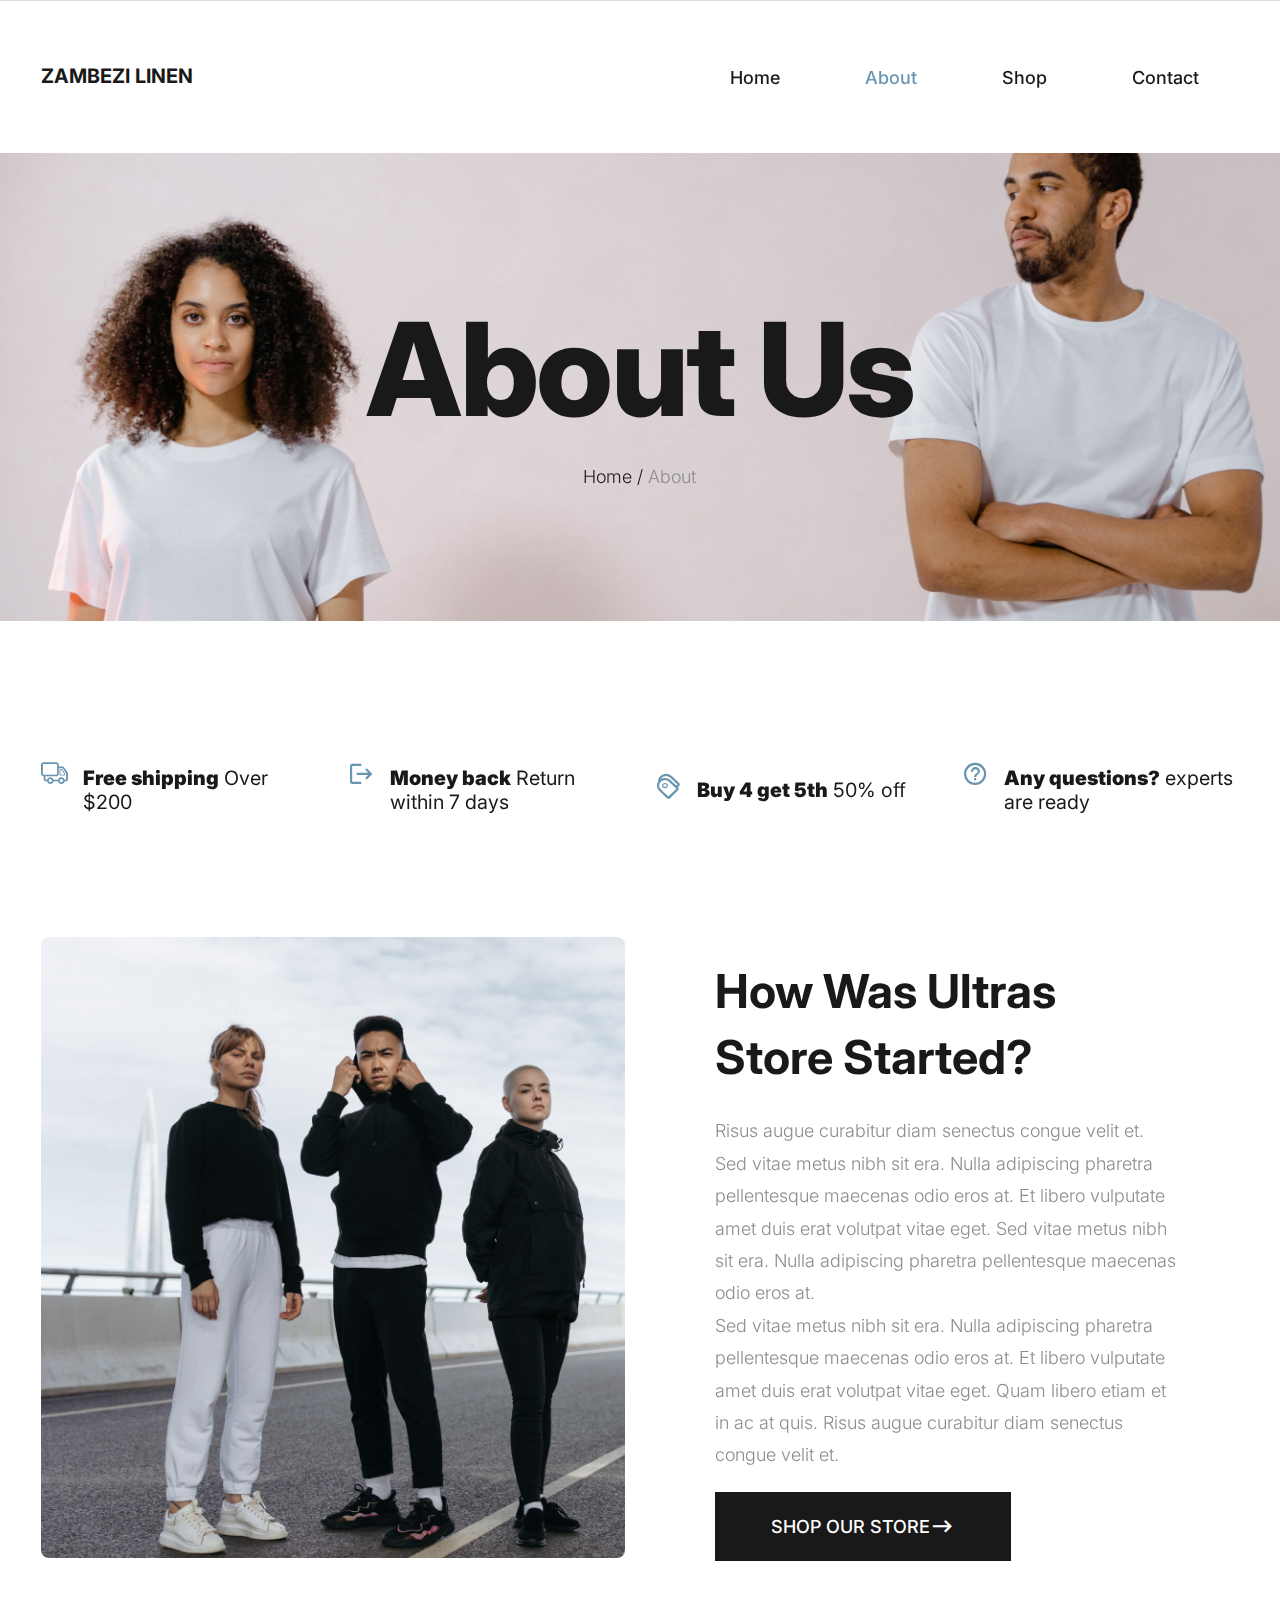
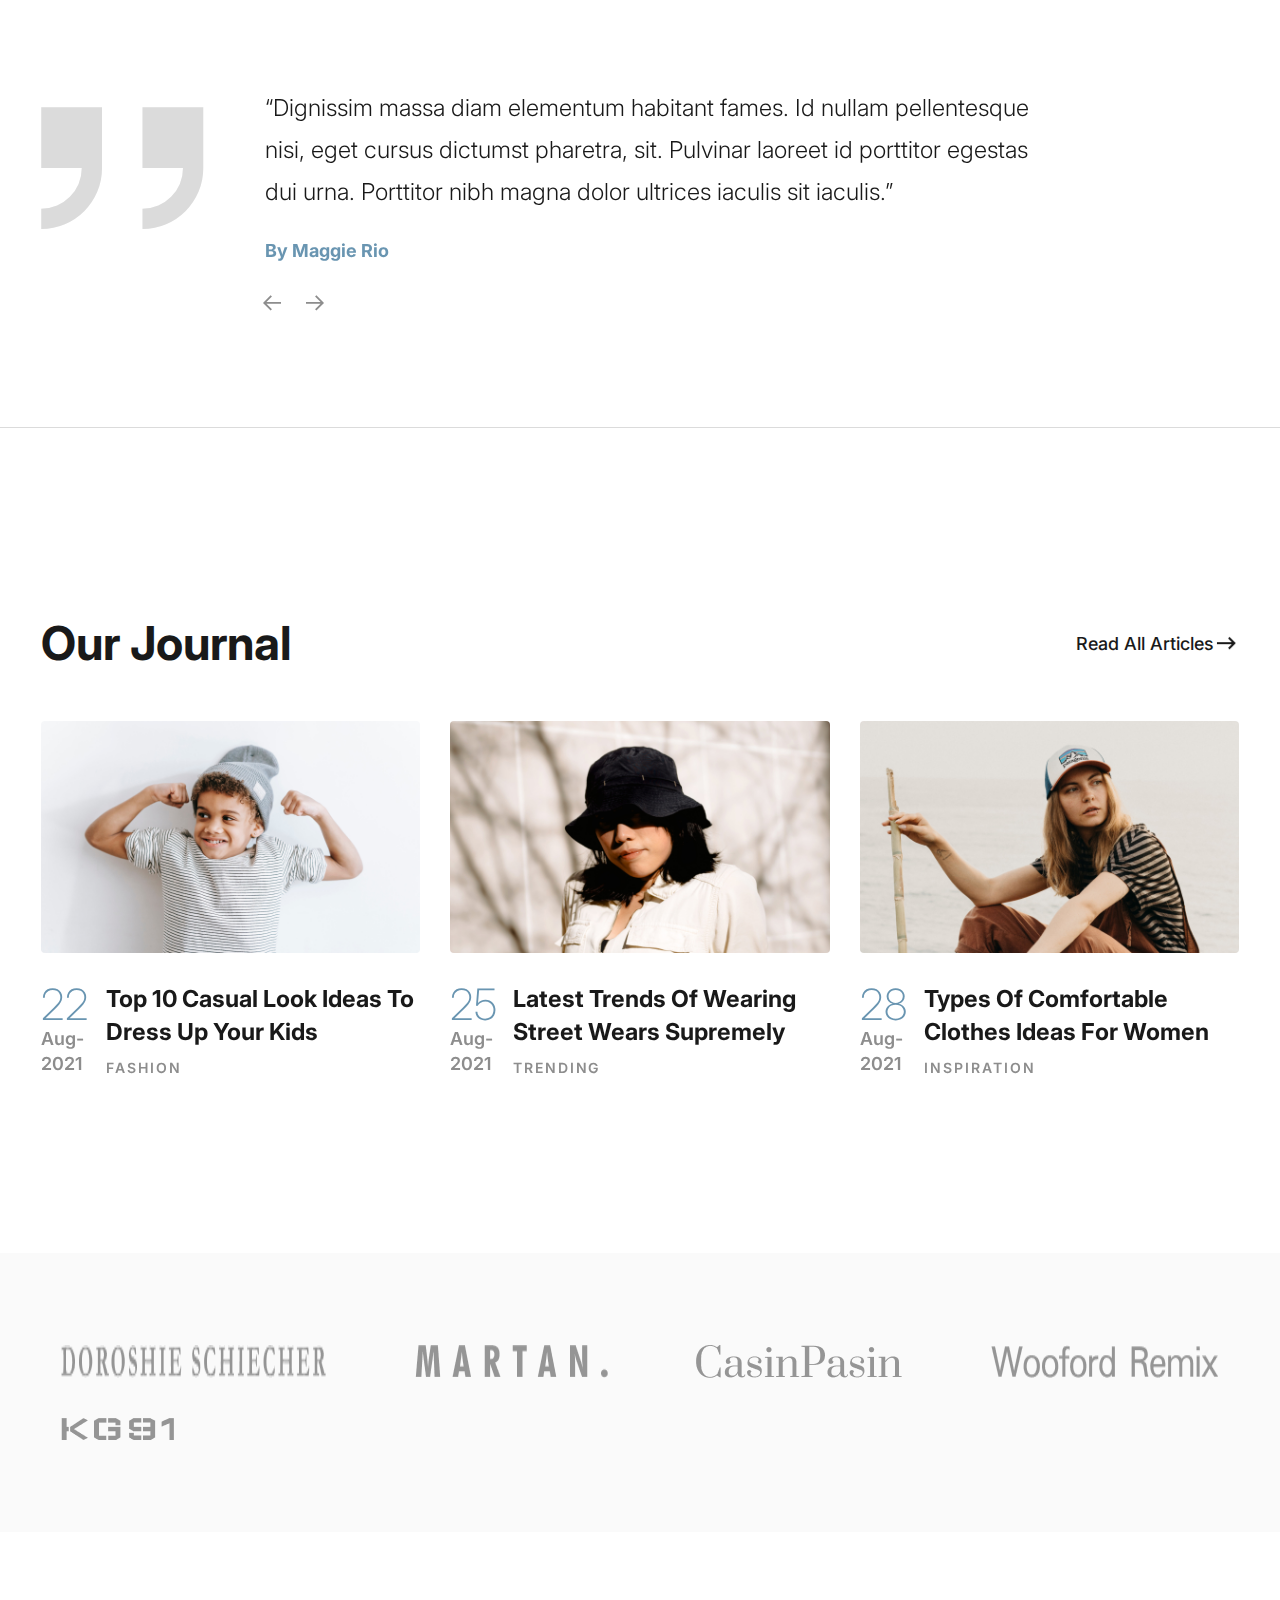
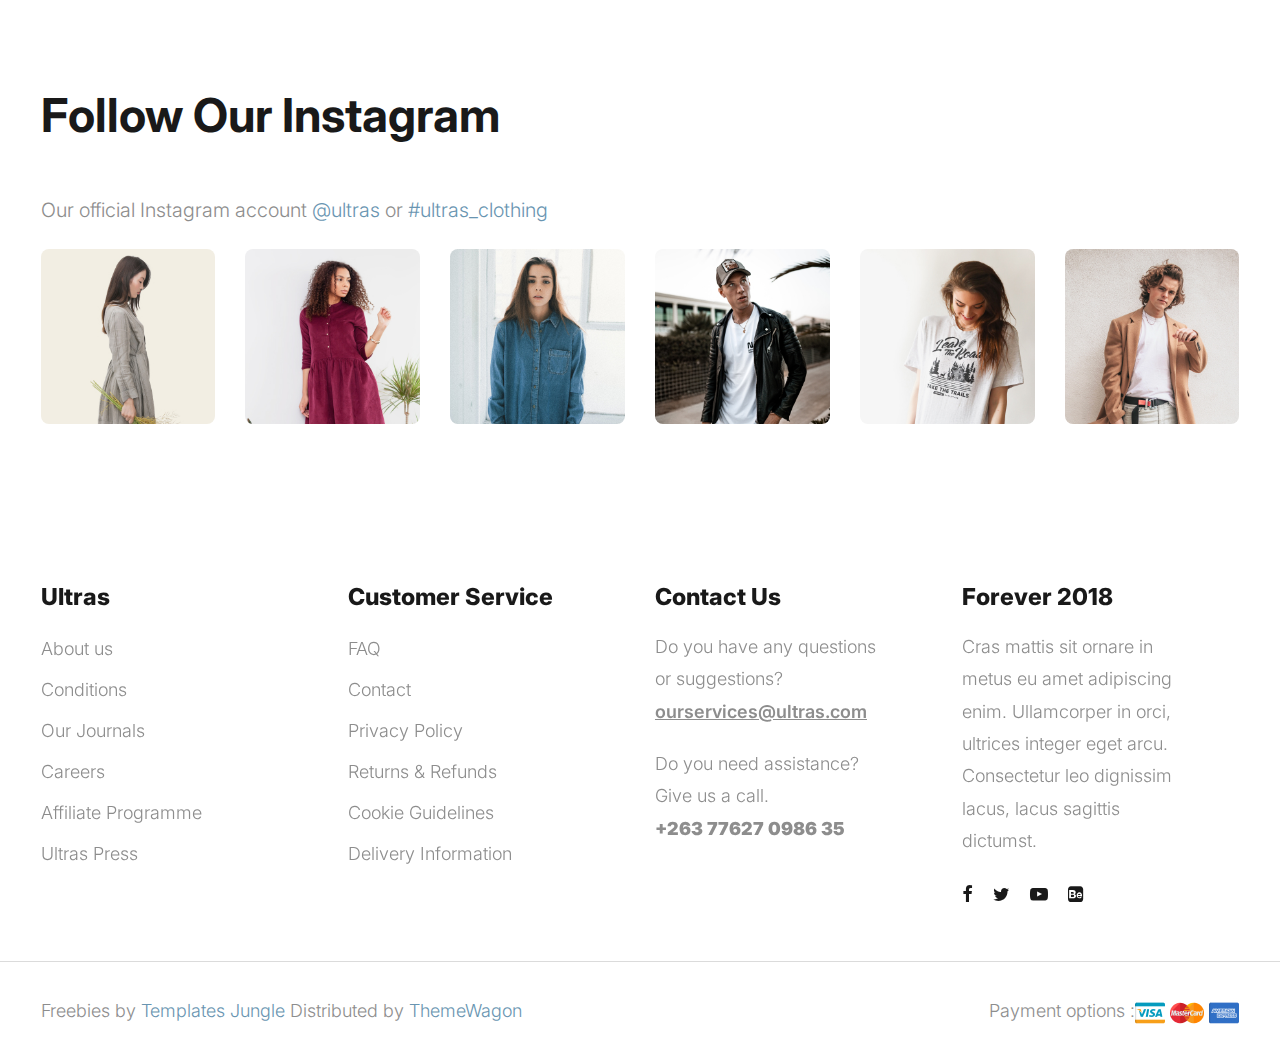
<file: about.html>
<!DOCTYPE html>
<html lang="en">

<head>
  <title>Ultras - Clothing Store eCommerce Store HTML Website Template</title>
  <meta charset="utf-8">
  <meta http-equiv="X-UA-Compatible" content="IE=edge">
  <meta name="viewport" content="width=device-width, initial-scale=1.0">
  <meta name="format-detection" content="telephone=no">
  <meta name="apple-mobile-web-app-capable" content="yes">
  <meta name="author" content="">
  <meta name="keywords" content="">
  <meta name="description" content="">
  <link rel="stylesheet" type="text/css" href="css/normalize.css">
  <link rel="stylesheet" type="text/css" href="icomoon/icomoon.css">
  <link rel="stylesheet" type="text/css" media="all"
    href="https://maxcdn.bootstrapcdn.com/font-awesome/4.7.0/css/font-awesome.min.css">
  <link rel="stylesheet" type="text/css" href="css/vendor.css">
  <link rel="stylesheet" type="text/css" href="style.css">
  <link rel="preconnect" href="https://fonts.googleapis.com">
  <link rel="preconnect" href="https://fonts.gstatic.com" crossorigin>
  <link href="https://fonts.googleapis.com/css2?family=Inter:wght@100;200;300;400;500;600;700;800;900&display=swap"
    rel="stylesheet">
  <!-- script
    ================================================== -->
  <script src="js/modernizr.js"></script>
</head>

<body>

  <div class="preloader-wrapper">
    <div class="preloader">
    </div>
  </div>

  <div class="search-popup">
    <div class="search-popup-container">

      <form role="search" method="get" class="search-form" action="">
        <input type="search" id="search-form" class="search-field" placeholder="Type and press enter" value=""
          name="s" />
        <button type="submit" class="search-submit"><a href="#"><i class="icon icon-search"></i></a></button>
      </form>

      <h5 class="cat-list-title">Browse Categories</h5>

      <ul class="cat-list">
        <li class="cat-list-item">
          <a href="shop.html" title="Men Jackets">Men Jackets</a>
        </li>
        <li class="cat-list-item">
          <a href="shop.html" title="Fashion">Fashion</a>
        </li>
        <li class="cat-list-item">
          <a href="shop.html" title="Casual Wears">Casual Wears</a>
        </li>
        <li class="cat-list-item">
          <a href="shop.html" title="Women">Women</a>
        </li>
        <li class="cat-list-item">
          <a href="shop.html" title="Trending">Trending</a>
        </li>
        <li class="cat-list-item">
          <a href="shop.html" title="Hoodie">Hoodie</a>
        </li>
        <li class="cat-list-item">
          <a href="shop.html" title="Kids">Kids</a>
        </li>
      </ul>
    </div>
  </div>
  <header id="header">
    <div id="header-wrap">
      <nav class="secondary-nav border-bottom">
      </nav>
      <nav class="primary-nav padding-small">
        <div class="container">
          <div class="row d-flex align-items-center">
            <div class="col-lg-2 col-md-2">
              <div class="main-logo">
                <a href="index.html">
                  <h4>ZAMBEZI LINEN </h4>
                </a>
              </div>
            </div>
            <div class="col-lg-10 col-md-10">
              <div class="navbar">

                <div id="main-nav" class="stellarnav d-flex justify-content-end right">
                  <ul class="menu-list">

                    <li><a href="index.html" class="item-anchor">Home</a></li>

                    <li><a href="about.html" class="item-anchor active" data-effect="About">About</a></li>

                    <li><a href="shop.html" class="item-anchor">Shop</a></li>
                    <!-- 
                      <li class="menu-item has-sub">
                        <a href="#" class="item-anchor d-flex align-item-center" data-effect="Pages">Pages<i class="icon icon-chevron-down"></i></a>
                        <ul class="submenu">
                          <li><a href="coming-soon.html" class="item-anchor">Coming soon<span class="text-primary"> (PRO)</span></a></li>
                          <li><a href="login.html" class="item-anchor">Login<span class="text-primary"> (PRO)</span></a></li>
                          <li><a href="faqs.html" class="item-anchor">FAQs<span class="text-primary"> (PRO)</span></a></li>
                          <li><a href="styles.html" class="item-anchor">Styles</a></li>
                          <li><a href="thank-you.html" class="item-anchor">Thankyou</a></li>
                          <li><a href="error.html" class="item-anchor">Error page<span class="text-primary"> (PRO)</span></a></li>
                        </ul>
                      </li>

                      <li class="menu-item has-sub">
                        <a href="blog.html" class="item-anchor d-flex align-item-center" data-effect="Blog">Blog<i class="icon icon-chevron-down"></i></a>
                        <ul class="submenu">
                          <li><a href="blog.html" class="item-anchor">Blog</a></li>
                          <li><a href="blog-sidebar.html" class="item-anchor">Blog with sidebar<span class="text-primary"> (PRO)</span></a></li>
                          <li><a href="blog-masonry.html" class="item-anchor">Blog masonry<span class="text-primary"> (PRO)</span></a></li>
                          <li><a href="single-post.html" class="item-anchor">Single post</a></li>
                        </ul>
                      </li> -->

                    <li><a href="contact.html" class="item-anchor" data-effect="Contact">Contact</a></li>

                  </ul>
                </div>

              </div>
            </div>
          </div>
        </div>
      </nav>
    </div>
  </header>

  <section class="site-banner jarallax min-height300 padding-large"
    style="background: url(images/hero-image.jpg) no-repeat;">
    <div class="container">
      <div class="row">
        <div class="col-md-12">
          <h1 class="page-title">About us</h1>
          <div class="breadcrumbs">
            <span class="item">
              <a href="index.html">Home /</a>
            </span>
            <span class="item">About</span>
          </div>
        </div>
      </div>
    </div>
  </section>

  <section id="shipping-information" class="padding-large">
    <div class="container">
      <div class="row d-flex flex-wrap align-items-center justify-content-between">
        <div class="col-md-3 col-sm-6">
          <div class="icon-box">
            <i class="icon icon-truck"></i>
            <h4 class="block-title">
              <strong>Free shipping</strong> Over $200
            </h4>
          </div>
        </div>
        <div class="col-md-3 col-sm-6">
          <div class="icon-box">
            <i class="icon icon-return"></i>
            <h4 class="block-title">
              <strong>Money back</strong> Return within 7 days
            </h4>
          </div>
        </div>
        <div class="col-md-3 col-sm-6">
          <div class="icon-box">
            <i class="icon icon-tags1"></i>
            <h4 class="block-title">
              <strong>Buy 4 get 5th</strong> 50% off
            </h4>
          </div>
        </div>
        <div class="col-md-3 col-sm-6">
          <div class="icon-box">
            <i class="icon icon-help_outline"></i>
            <h4 class="block-title">
              <strong>Any questions?</strong> experts are ready
            </h4>
          </div>
        </div>
      </div>
    </div>
  </section>

  <section id="about-us">
    <div class="container ">
      <div class="row d-flex align-items-center">
        <div class="col-lg-6 col-md-12">
          <div class="image-holder">
            <img src="images/single-image1.jpg" alt="single" class="about-image">
          </div>
        </div>
        <div class="col-lg-6 col-md-12">
          <div class="detail">
            <div class="display-header">
              <h2 class="section-title">How was Ultras Store started?</h2>
              <p>Risus augue curabitur diam senectus congue velit et. Sed vitae metus nibh sit era. Nulla adipiscing
                pharetra pellentesque maecenas odio eros at. Et libero vulputate amet duis erat volutpat vitae eget. Sed
                vitae metus nibh sit era. Nulla adipiscing pharetra pellentesque maecenas odio eros at.
                <br>
                Sed vitae metus nibh sit era. Nulla adipiscing pharetra pellentesque maecenas odio eros at. Et libero
                vulputate amet duis erat volutpat vitae eget. Quam libero etiam et in ac at quis. Risus augue curabitur
                diam senectus congue velit et.
              </p>
              <div class="btn-wrap">
                <a href="shop.html" class="btn btn-dark btn-medium d-flex align-items-center" tabindex="0">Shop our
                  store<i class="icon icon-arrow-io"></i>
                </a>
              </div>
            </div>
          </div>
        </div>
      </div>
    </div>
  </section>

  <section id="testimonials" class="padding-large">
    <div class="container">
      <div class="reviews-content">
        <div class="row d-flex flex-wrap">
          <div class="col-md-2">
            <div class="review-icon">
              <i class="icon icon-right-quote"></i>
            </div>
          </div>
          <div class="col-md-8">
            <div class="swiper testimonial-swiper overflow-hidden">
              <div class="swiper-wrapper">
                <div class="swiper-slide">
                  <div class="testimonial-detail">
                    <p>“Dignissim massa diam elementum habitant fames. Id nullam pellentesque nisi, eget cursus dictumst
                      pharetra, sit. Pulvinar laoreet id porttitor egestas dui urna. Porttitor nibh magna dolor ultrices
                      iaculis sit iaculis.”</p>
                    <div class="author-detail">
                      <div class="name">By Maggie Rio</div>
                    </div>
                  </div>
                </div>
                <div class="swiper-slide">
                  <div class="testimonial-detail">
                    <p>“Dignissim massa diam elementum habitant fames. Id nullam pellentesque nisi, eget cursus dictumst
                      pharetra, sit. Pulvinar laoreet id porttitor egestas dui urna. Porttitor nibh magna dolor ultrices
                      iaculis sit iaculis.”</p>
                    <div class="author-detail">
                      <div class="name">By John Smith</div>
                    </div>
                  </div>
                </div>
              </div>
            </div>
            <div class="swiper-arrows">
              <button class="prev-button">
                <i class="icon icon-arrow-left"></i>
              </button>
              <button class="next-button">
                <i class="icon icon-arrow-right"></i>
              </button>
            </div>
          </div>
        </div>
      </div>
    </div>
  </section>

  <hr>
  <section id="latest-blog" class="padding-large">
    <div class="container">
      <div class="section-header d-flex flex-wrap align-items-center justify-content-between">
        <h2 class="section-title">our Journal</h2>
        <div class="btn-wrap align-right">
          <a href="blog.html" class="d-flex align-items-center">Read All Articles <i
              class="icon icon icon-arrow-io"></i>
          </a>
        </div>
      </div>
      <div class="row d-flex flex-wrap">
        <article class="col-md-4 post-item">
          <div class="image-holder zoom-effect">
            <a href="single-post.html">
              <img src="images/post-img1.jpg" alt="post" class="post-image">
            </a>
          </div>
          <div class="post-content d-flex">
            <div class="meta-date">
              <div class="meta-day text-primary">22</div>
              <div class="meta-month">Aug-2021</div>
            </div>
            <div class="post-header">
              <h3 class="post-title">
                <a href="single-post.html">top 10 casual look ideas to dress up your kids</a>
              </h3>
              <a href="blog.html" class="blog-categories">Fashion</a>
            </div>
          </div>
        </article>
        <article class="col-md-4 post-item">
          <div class="image-holder zoom-effect">
            <a href="single-post.html">
              <img src="images/post-img2.jpg" alt="post" class="post-image">
            </a>
          </div>
          <div class="post-content d-flex">
            <div class="meta-date">
              <div class="meta-day text-primary">25</div>
              <div class="meta-month">Aug-2021</div>
            </div>
            <div class="post-header">
              <h3 class="post-title">
                <a href="single-post.html">Latest trends of wearing street wears supremely</a>
              </h3>
              <a href="blog.html" class="blog-categories">Trending</a>
            </div>
          </div>
        </article>
        <article class="col-md-4 post-item">
          <div class="image-holder zoom-effect">
            <a href="single-post.html">
              <img src="images/post-img3.jpg" alt="post" class="post-image">
            </a>
          </div>
          <div class="post-content d-flex">
            <div class="meta-date">
              <div class="meta-day text-primary">28</div>
              <div class="meta-month">Aug-2021</div>
            </div>
            <div class="post-header">
              <h3 class="post-title">
                <a href="single-post.html">types of comfortable clothes ideas for women</a>
              </h3>
              <a href="blog.html" class="blog-categories">Inspiration</a>
            </div>
          </div>
        </article>
      </div>
    </div>
  </section>

  <section id="brand-collection" class="padding-medium bg-light-grey">
    <div class="container">
      <div class="d-flex flex-wrap justify-content-between">
        <img src="images/brand1.png" alt="phone" class="brand-image">
        <img src="images/brand2.png" alt="phone" class="brand-image">
        <img src="images/brand3.png" alt="phone" class="brand-image">
        <img src="images/brand4.png" alt="phone" class="brand-image">
        <img src="images/brand5.png" alt="phone" class="brand-image">
      </div>
    </div>
  </section>

  <section id="instagram" class="padding-large">
    <div class="container">
      <div class="section-header">
        <h2 class="section-title">Follow our instagram</h2>
      </div>
      <p>Our official Instagram account <a href="#">@ultras</a> or <a href="#">#ultras_clothing</a>
      </p>
      <div class="row d-flex flex-wrap justify-content-between">
        <div class="col-lg-2 col-md-4 col-sm-6">
          <figure class="zoom-effect">
            <img src="images/insta-image1.jpg" alt="instagram" class="insta-image">
            <i class="icon icon-instagram"></i>
          </figure>
        </div>
        <div class="col-lg-2 col-md-4 col-sm-6">
          <figure class="zoom-effect">
            <img src="images/insta-image2.jpg" alt="instagram" class="insta-image">
            <i class="icon icon-instagram"></i>
          </figure>
        </div>
        <div class="col-lg-2 col-md-4 col-sm-6">
          <figure class="zoom-effect">
            <img src="images/insta-image3.jpg" alt="instagram" class="insta-image">
            <i class="icon icon-instagram"></i>
          </figure>
        </div>
        <div class="col-lg-2 col-md-4 col-sm-6">
          <figure class="zoom-effect">
            <img src="images/insta-image4.jpg" alt="instagram" class="insta-image">
            <i class="icon icon-instagram"></i>
          </figure>
        </div>
        <div class="col-lg-2 col-md-4 col-sm-6">
          <figure class="zoom-effect">
            <img src="images/insta-image5.jpg" alt="instagram" class="insta-image">
            <i class="icon icon-instagram"></i>
          </figure>
        </div>
        <div class="col-lg-2 col-md-4 col-sm-6">
          <figure class="zoom-effect">
            <img src="images/insta-image6.jpg" alt="instagram" class="insta-image">
            <i class="icon icon-instagram"></i>
          </figure>
        </div>
      </div>
    </div>
  </section>

  <footer id="footer">
    <div class="container">
      <div class="footer-menu-list">
        <div class="row d-flex flex-wrap justify-content-between">
          <div class="col-lg-3 col-md-6 col-sm-6">
            <div class="footer-menu">
              <h5 class="widget-title">Ultras</h5>
              <ul class="menu-list list-unstyled">
                <li class="menu-item">
                  <a href="about.html">About us</a>
                </li>
                <li class="menu-item">
                  <a href="#">Conditions </a>
                </li>
                <li class="menu-item">
                  <a href="blog.html">Our Journals</a>
                </li>
                <li class="menu-item">
                  <a href="#">Careers</a>
                </li>
                <li class="menu-item">
                  <a href="#">Affiliate Programme</a>
                </li>
                <li class="menu-item">
                  <a href="#">Ultras Press</a>
                </li>
              </ul>
            </div>
          </div>
          <div class="col-lg-3 col-md-6 col-sm-6">
            <div class="footer-menu">
              <h5 class="widget-title">Customer Service</h5>
              <ul class="menu-list list-unstyled">
                <li class="menu-item">
                  <a href="faqs.html">FAQ</a>
                </li>
                <li class="menu-item">
                  <a href="contact.html">Contact</a>
                </li>
                <li class="menu-item">
                  <a href="#">Privacy Policy</a>
                </li>
                <li class="menu-item">
                  <a href="#">Returns & Refunds</a>
                </li>
                <li class="menu-item">
                  <a href="#">Cookie Guidelines</a>
                </li>
                <li class="menu-item">
                  <a href="#">Delivery Information</a>
                </li>
              </ul>
            </div>
          </div>
          <div class="col-lg-3 col-md-6 col-sm-6">
            <div class="footer-menu">
              <h5 class="widget-title">Contact Us</h5>
              <p>Do you have any questions or suggestions? <a href="#" class="email">ourservices@ultras.com</a>
              </p>
              <p>Do you need assistance? Give us a call. <br>
                <strong>+263 77627 0986 35</strong>
              </p>
            </div>
          </div>
          <div class="col-lg-3 col-md-6 col-sm-6">
            <div class="footer-menu">
              <h5 class="widget-title">Forever 2018</h5>
              <p>Cras mattis sit ornare in metus eu amet adipiscing enim. Ullamcorper in orci, ultrices integer eget
                arcu. Consectetur leo dignissim lacus, lacus sagittis dictumst.</p>
              <div class="social-links">
                <ul class="d-flex list-unstyled">
                  <li>
                    <a href="#">
                      <i class="icon icon-facebook"></i>
                    </a>
                  </li>
                  <li>
                    <a href="#">
                      <i class="icon icon-twitter"></i>
                    </a>
                  </li>
                  <li>
                    <a href="#">
                      <i class="icon icon-youtube-play"></i>
                    </a>
                  </li>
                  <li>
                    <a href="#">
                      <i class="icon icon-behance-square"></i>
                    </a>
                  </li>
                </ul>
              </div>
            </div>
          </div>
        </div>
      </div>
    </div>
    <hr>
  </footer>

  <div id="footer-bottom">
    <div class="container">
      <div class="d-flex align-items-center flex-wrap justify-content-between">
        <div class="copyright">
          <p>Freebies by <a href="https://templatesjungle.com/">Templates Jungle</a> Distributed by <a
              href="https://themewagon.com">ThemeWagon</a>
          </p>
        </div>
        <div class="payment-method">
          <p>Payment options :</p>
          <div class="card-wrap">
            <img src="images/visa-icon.jpg" alt="visa">
            <img src="images/mastercard.png" alt="mastercard">
            <img src="images/american-express.jpg" alt="american-express">
          </div>
        </div>
      </div>
    </div>
  </div>

  <script src="js/jquery-1.11.0.min.js"></script>
  <script src="js/plugins.js"></script>
  <script src="js/script.js"></script>
</body>

</html>
</file>
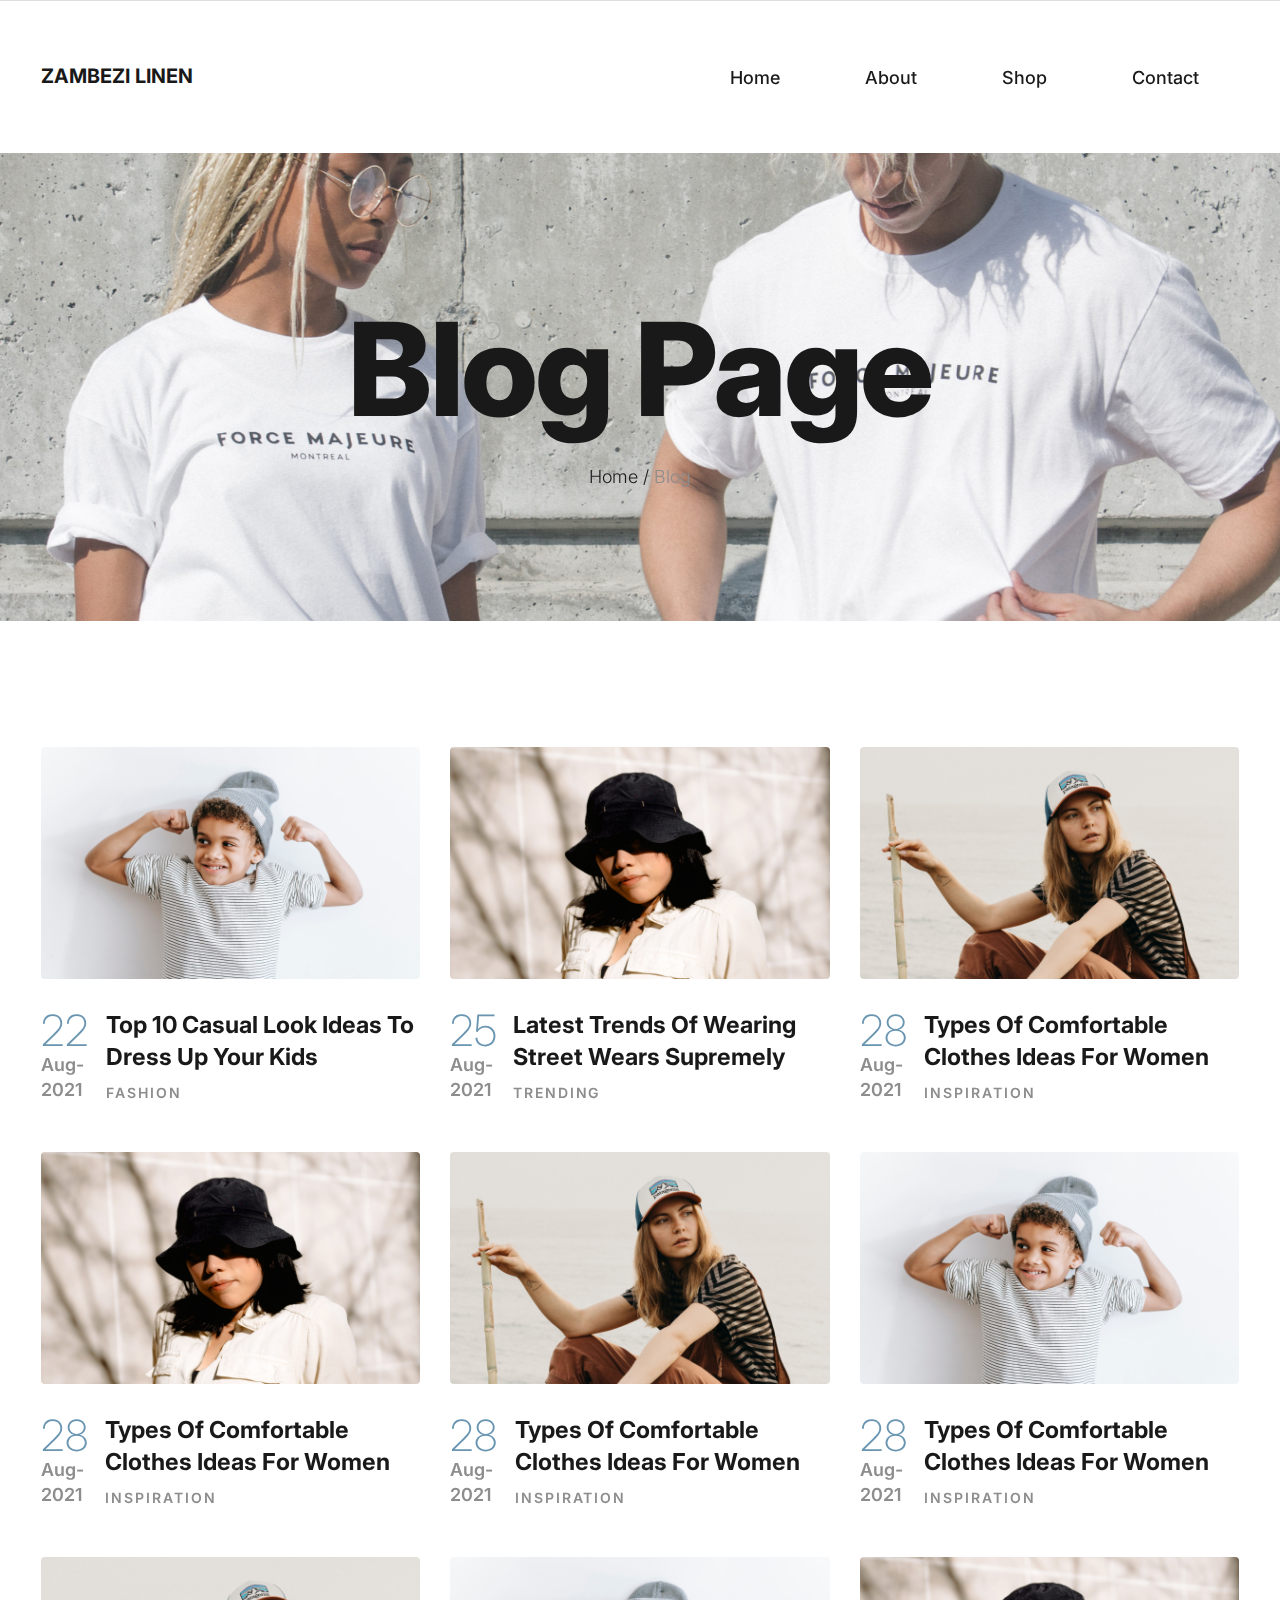
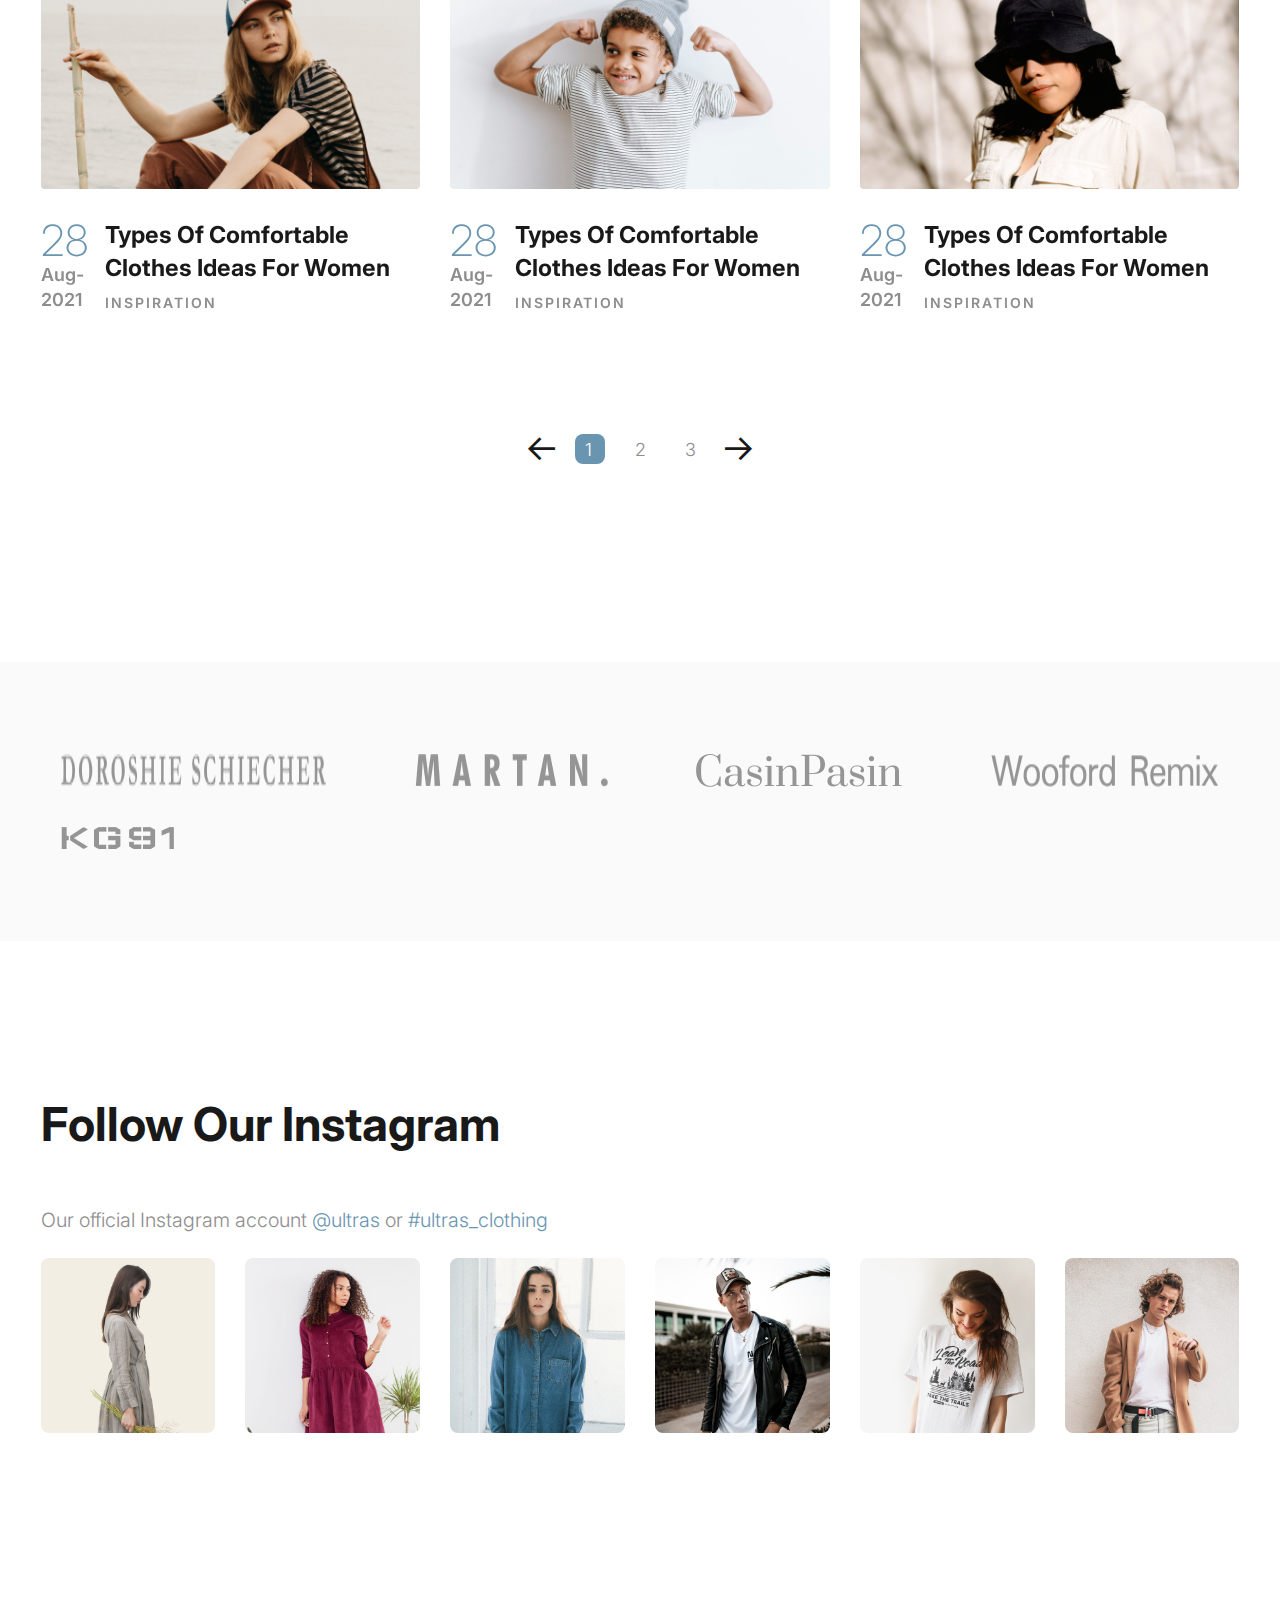
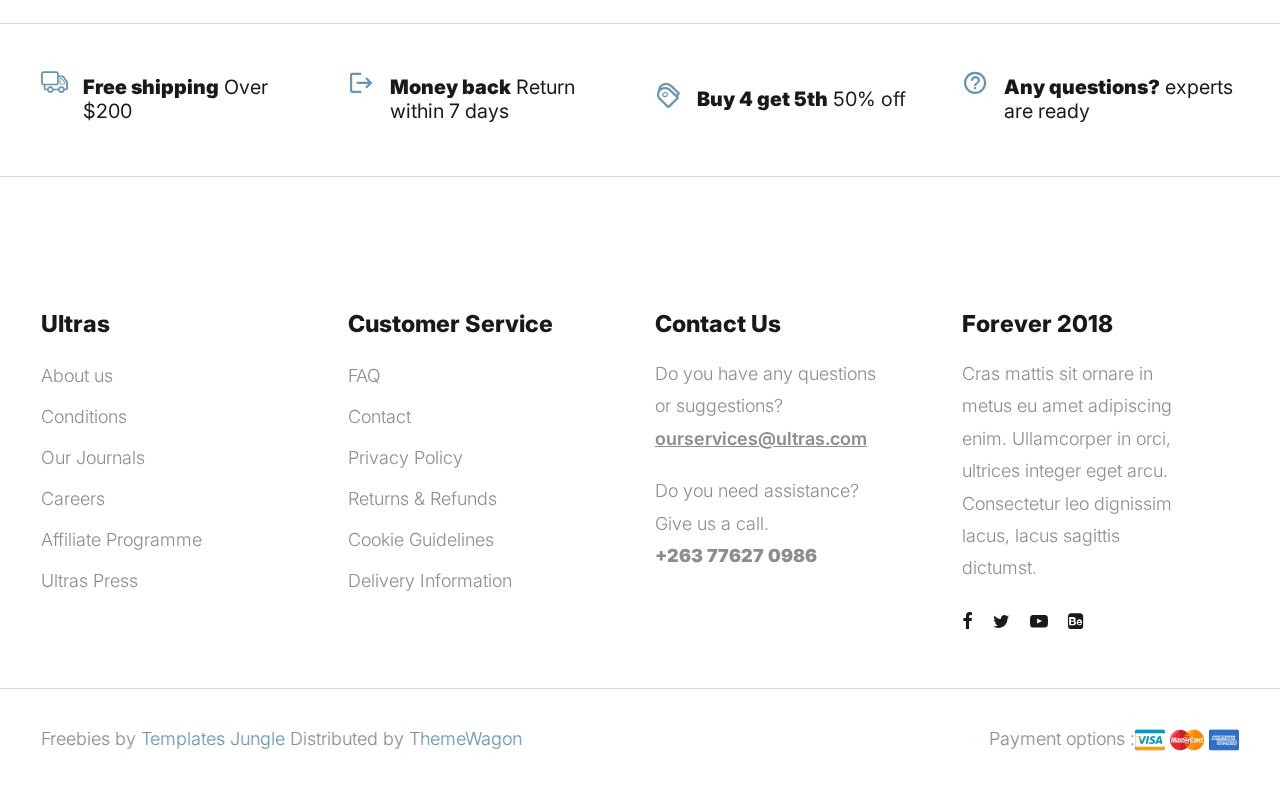
<file: blog.html>
<!DOCTYPE html>
<html lang="en">

<head>
  <title>Ultras - Clothing Store eCommerce Store HTML Website Template</title>
  <meta charset="utf-8">
  <meta http-equiv="X-UA-Compatible" content="IE=edge">
  <meta name="viewport" content="width=device-width, initial-scale=1.0">
  <meta name="format-detection" content="telephone=no">
  <meta name="apple-mobile-web-app-capable" content="yes">
  <meta name="author" content="">
  <meta name="keywords" content="">
  <meta name="description" content="">
  <link rel="stylesheet" type="text/css" href="css/normalize.css">
  <link rel="stylesheet" type="text/css" href="icomoon/icomoon.css">
  <link rel="stylesheet" type="text/css" media="all"
    href="https://maxcdn.bootstrapcdn.com/font-awesome/4.7.0/css/font-awesome.min.css">
  <link rel="stylesheet" type="text/css" href="css/vendor.css">
  <link rel="stylesheet" type="text/css" href="style.css">
  <link rel="preconnect" href="https://fonts.googleapis.com">
  <link rel="preconnect" href="https://fonts.gstatic.com" crossorigin>
  <link href="https://fonts.googleapis.com/css2?family=Inter:wght@100;200;300;400;500;600;700;800;900&display=swap"
    rel="stylesheet">
  <!-- script
    ================================================== -->
  <script src="js/modernizr.js"></script>
</head>

<body>

  <div class="preloader-wrapper">
    <div class="preloader">
    </div>
  </div>

  <div class="search-popup">
    <div class="search-popup-container">

      <form role="search" method="get" class="search-form" action="">
        <input type="search" id="search-form" class="search-field" placeholder="Type and press enter" value=""
          name="s" />
        <button type="submit" class="search-submit"><a href="#"><i class="icon icon-search"></i></a></button>
      </form>

      <h5 class="cat-list-title">Browse Categories</h5>

      <ul class="cat-list">
        <li class="cat-list-item">
          <a href="shop.html" title="Men Jackets">Men Jackets</a>
        </li>
        <li class="cat-list-item">
          <a href="shop.html" title="Fashion">Fashion</a>
        </li>
        <li class="cat-list-item">
          <a href="shop.html" title="Casual Wears">Casual Wears</a>
        </li>
        <li class="cat-list-item">
          <a href="shop.html" title="Women">Women</a>
        </li>
        <li class="cat-list-item">
          <a href="shop.html" title="Trending">Trending</a>
        </li>
        <li class="cat-list-item">
          <a href="shop.html" title="Hoodie">Hoodie</a>
        </li>
        <li class="cat-list-item">
          <a href="shop.html" title="Kids">Kids</a>
        </li>
      </ul>
    </div>
  </div>
  <header id="header">
    <div id="header-wrap">
      <nav class="secondary-nav border-bottom">
      </nav>
      <nav class="primary-nav padding-small">
        <div class="container">
          <div class="row d-flex align-items-center">
            <div class="col-lg-2 col-md-2">
              <div class="main-logo">
                <a href="index.html">
                  <h4>ZAMBEZI LINEN </h4>
                </a>
              </div>
            </div>
            <div class="col-lg-10 col-md-10">
              <div class="navbar">

                <div id="main-nav" class="stellarnav d-flex justify-content-end right">
                  <ul class="menu-list">

                    <li><a href="index.html" class="item-anchor">Home</a></li>

                    <li><a href="about.html" class="item-anchor" data-effect="About">About</a></li>

                    <li><a href="shop.html" class="item-anchor">Shop</a></li>
                    <li><a href="contact.html" class="item-anchor" data-effect="Contact">Contact</a></li>
                  </ul>

                  <!-- <li class="menu-item has-sub">
                        <a href="#" class="item-anchor d-flex align-item-center" data-effect="Pages">Pages<i class="icon icon-chevron-down"></i></a>
                        <ul class="submenu">
                          <li><a href="coming-soon.html" class="item-anchor">Coming soon<span class="text-primary"> (PRO)</span></a></li>
                          <li><a href="login.html" class="item-anchor">Login<span class="text-primary"> (PRO)</span></a></li>
                          <li><a href="faqs.html" class="item-anchor">FAQs<span class="text-primary"> (PRO)</span></a></li>
                          <li><a href="styles.html" class="item-anchor">Styles</a></li>
                          <li><a href="thank-you.html" class="item-anchor">Thankyou</a></li>
                          <li><a href="error.html" class="item-anchor">Error page<span class="text-primary"> (PRO)</span></a></li>
                        </ul>
                      </li> -->
                  <!-- 
                      <li class="menu-item has-sub">
                        <a href="blog.html" class="item-anchor active d-flex align-item-center" data-effect="Blog">Blog<i class="icon icon-chevron-down"></i></a>
                        <ul class="submenu">
                          <li><a href="blog.html" class="item-anchor active">Blog</a></li>
                          <li><a href="blog-sidebar.html" class="item-anchor">Blog with sidebar<span class="text-primary"> (PRO)</span></a></li>
                          <li><a href="blog-masonry.html" class="item-anchor">Blog masonry<span class="text-primary"> (PRO)</span></a></li>
                          <li><a href="single-post.html" class="item-anchor">Single post</a></li>
                        </ul>
                      </li> -->


                  </ul>
                </div>

              </div>
            </div>
          </div>
        </div>
      </nav>
    </div>
  </header>

  <section class="site-banner jarallax min-height300 padding-large"
    style="background: url(images/hero-image1.jpg) no-repeat; background-position: top;">
    <div class="container">
      <div class="row">
        <div class="col-md-12">
          <h1 class="page-title">Blog page</h1>
          <div class="breadcrumbs">
            <span class="item">
              <a href="index.html">Home /</a>
            </span>
            <span class="item">Blog</span>
          </div>
        </div>
      </div>
    </div>
  </section>

  <section id="latest-blog" class="post-grid padding-large">
    <div class="container">
      <div class="row d-flex flex-wrap">
        <article class="col-md-4 post-item">
          <div class="image-holder zoom-effect">
            <a href="single-post.html">
              <img src="images/post-img1.jpg" alt="post" class="post-image">
            </a>
          </div>
          <div class="post-content d-flex">
            <div class="meta-date">
              <div class="meta-day text-primary">22</div>
              <div class="meta-month">Aug-2021</div>
            </div>
            <div class="post-header">
              <h3 class="post-title">
                <a href="single-post.html">top 10 casual look ideas to dress up your kids</a>
              </h3>
              <a href="blog.html" class="blog-categories">Fashion</a>
            </div>
          </div>
        </article>
        <article class="col-md-4 post-item">
          <div class="image-holder zoom-effect">
            <a href="single-post.html">
              <img src="images/post-img2.jpg" alt="post" class="post-image">
            </a>
          </div>
          <div class="post-content d-flex">
            <div class="meta-date">
              <div class="meta-day text-primary">25</div>
              <div class="meta-month">Aug-2021</div>
            </div>
            <div class="post-header">
              <h3 class="post-title">
                <a href="single-post.html">Latest trends of wearing street wears supremely</a>
              </h3>
              <a href="blog.html" class="blog-categories">Trending</a>
            </div>
          </div>
        </article>
        <article class="col-md-4 post-item">
          <div class="image-holder zoom-effect">
            <a href="single-post.html">
              <img src="images/post-img3.jpg" alt="post" class="post-image">
            </a>
          </div>
          <div class="post-content d-flex">
            <div class="meta-date">
              <div class="meta-day text-primary">28</div>
              <div class="meta-month">Aug-2021</div>
            </div>
            <div class="post-header">
              <h3 class="post-title">
                <a href="single-post.html">types of comfortable clothes ideas for women</a>
              </h3>
              <a href="blog.html" class="blog-categories">Inspiration</a>
            </div>
          </div>
        </article>
        <article class="col-md-4 post-item">
          <div class="image-holder zoom-effect">
            <a href="single-post.html">
              <img src="images/post-img2.jpg" alt="post" class="post-image">
            </a>
          </div>
          <div class="post-content d-flex">
            <div class="meta-date">
              <div class="meta-day text-primary">28</div>
              <div class="meta-month">Aug-2021</div>
            </div>
            <div class="post-header">
              <h3 class="post-title">
                <a href="single-post.html">types of comfortable clothes ideas for women</a>
              </h3>
              <a href="blog.html" class="blog-categories">Inspiration</a>
            </div>
          </div>
        </article>
        <article class="col-md-4 post-item">
          <div class="image-holder zoom-effect">
            <a href="single-post.html">
              <img src="images/post-img3.jpg" alt="post" class="post-image">
            </a>
          </div>
          <div class="post-content d-flex">
            <div class="meta-date">
              <div class="meta-day text-primary">28</div>
              <div class="meta-month">Aug-2021</div>
            </div>
            <div class="post-header">
              <h3 class="post-title">
                <a href="single-post.html">types of comfortable clothes ideas for women</a>
              </h3>
              <a href="blog.html" class="blog-categories">Inspiration</a>
            </div>
          </div>
        </article>
        <article class="col-md-4 post-item">
          <div class="image-holder zoom-effect">
            <a href="single-post.html">
              <img src="images/post-img1.jpg" alt="post" class="post-image">
            </a>
          </div>
          <div class="post-content d-flex">
            <div class="meta-date">
              <div class="meta-day text-primary">28</div>
              <div class="meta-month">Aug-2021</div>
            </div>
            <div class="post-header">
              <h3 class="post-title">
                <a href="single-post.html">types of comfortable clothes ideas for women</a>
              </h3>
              <a href="blog.html" class="blog-categories">Inspiration</a>
            </div>
          </div>
        </article>
        <article class="col-md-4 post-item">
          <div class="image-holder zoom-effect">
            <a href="single-post.html">
              <img src="images/post-img3.jpg" alt="post" class="post-image">
            </a>
          </div>
          <div class="post-content d-flex">
            <div class="meta-date">
              <div class="meta-day text-primary">28</div>
              <div class="meta-month">Aug-2021</div>
            </div>
            <div class="post-header">
              <h3 class="post-title">
                <a href="single-post.html">types of comfortable clothes ideas for women</a>
              </h3>
              <a href="blog.html" class="blog-categories">Inspiration</a>
            </div>
          </div>
        </article>
        <article class="col-md-4 post-item">
          <div class="image-holder zoom-effect">
            <a href="single-post.html">
              <img src="images/post-img1.jpg" alt="post" class="post-image">
            </a>
          </div>
          <div class="post-content d-flex">
            <div class="meta-date">
              <div class="meta-day text-primary">28</div>
              <div class="meta-month">Aug-2021</div>
            </div>
            <div class="post-header">
              <h3 class="post-title">
                <a href="single-post.html">types of comfortable clothes ideas for women</a>
              </h3>
              <a href="blog.html" class="blog-categories">Inspiration</a>
            </div>
          </div>
        </article>
        <article class="col-md-4 post-item">
          <div class="image-holder zoom-effect">
            <a href="single-post.html">
              <img src="images/post-img2.jpg" alt="post" class="post-image">
            </a>
          </div>
          <div class="post-content d-flex">
            <div class="meta-date">
              <div class="meta-day text-primary">28</div>
              <div class="meta-month">Aug-2021</div>
            </div>
            <div class="post-header">
              <h3 class="post-title">
                <a href="single-post.html">types of comfortable clothes ideas for women</a>
              </h3>
              <a href="blog.html" class="blog-categories">Inspiration</a>
            </div>
          </div>
        </article>
      </div>
      <nav class="navigation paging-navigation text-center padding-medium" role="navigation">
        <div class="pagination loop-pagination d-flex justify-content-center">
          <a href="#" class="pagination-arrow d-flex align-items-center">
            <i class="icon icon-arrow-left"></i>
          </a>
          <span aria-current="page" class="page-numbers current">1</span>
          <a class="page-numbers" href="#">2</a>
          <a class="page-numbers" href="#">3</a>
          <a href="#" class="pagination-arrow d-flex align-items-center">
            <i class="icon icon-arrow-right"></i>
          </a>
        </div>
      </nav>
    </div>
  </section>

  <section id="brand-collection" class="padding-medium bg-light-grey">
    <div class="container">
      <div class="d-flex flex-wrap justify-content-between">
        <img src="images/brand1.png" alt="phone" class="brand-image">
        <img src="images/brand2.png" alt="phone" class="brand-image">
        <img src="images/brand3.png" alt="phone" class="brand-image">
        <img src="images/brand4.png" alt="phone" class="brand-image">
        <img src="images/brand5.png" alt="phone" class="brand-image">
      </div>
    </div>
  </section>

  <section id="instagram" class="padding-large">
    <div class="container">
      <div class="section-header">
        <h2 class="section-title">Follow our instagram</h2>
      </div>
      <p>Our official Instagram account <a href="#">@ultras</a> or <a href="#">#ultras_clothing</a>
      </p>
      <div class="row d-flex flex-wrap justify-content-between">
        <div class="col-lg-2 col-md-4 col-sm-6">
          <figure class="zoom-effect">
            <img src="images/insta-image1.jpg" alt="instagram" class="insta-image">
            <i class="icon icon-instagram"></i>
          </figure>
        </div>
        <div class="col-lg-2 col-md-4 col-sm-6">
          <figure class="zoom-effect">
            <img src="images/insta-image2.jpg" alt="instagram" class="insta-image">
            <i class="icon icon-instagram"></i>
          </figure>
        </div>
        <div class="col-lg-2 col-md-4 col-sm-6">
          <figure class="zoom-effect">
            <img src="images/insta-image3.jpg" alt="instagram" class="insta-image">
            <i class="icon icon-instagram"></i>
          </figure>
        </div>
        <div class="col-lg-2 col-md-4 col-sm-6">
          <figure class="zoom-effect">
            <img src="images/insta-image4.jpg" alt="instagram" class="insta-image">
            <i class="icon icon-instagram"></i>
          </figure>
        </div>
        <div class="col-lg-2 col-md-4 col-sm-6">
          <figure class="zoom-effect">
            <img src="images/insta-image5.jpg" alt="instagram" class="insta-image">
            <i class="icon icon-instagram"></i>
          </figure>
        </div>
        <div class="col-lg-2 col-md-4 col-sm-6">
          <figure class="zoom-effect">
            <img src="images/insta-image6.jpg" alt="instagram" class="insta-image">
            <i class="icon icon-instagram"></i>
          </figure>
        </div>
      </div>
    </div>
  </section>

  <section id="shipping-information">
    <hr>
    <div class="container">
      <div class="row d-flex flex-wrap align-items-center justify-content-between">
        <div class="col-md-3 col-sm-6">
          <div class="icon-box">
            <i class="icon icon-truck"></i>
            <h4 class="block-title">
              <strong>Free shipping</strong> Over $200
            </h4>
          </div>
        </div>
        <div class="col-md-3 col-sm-6">
          <div class="icon-box">
            <i class="icon icon-return"></i>
            <h4 class="block-title">
              <strong>Money back</strong> Return within 7 days
            </h4>
          </div>
        </div>
        <div class="col-md-3 col-sm-6">
          <div class="icon-box">
            <i class="icon icon-tags1"></i>
            <h4 class="block-title">
              <strong>Buy 4 get 5th</strong> 50% off
            </h4>
          </div>
        </div>
        <div class="col-md-3 col-sm-6">
          <div class="icon-box">
            <i class="icon icon-help_outline"></i>
            <h4 class="block-title">
              <strong>Any questions?</strong> experts are ready
            </h4>
          </div>
        </div>
      </div>
    </div>
    <hr>
  </section>

  <footer id="footer">
    <div class="container">
      <div class="footer-menu-list">
        <div class="row d-flex flex-wrap justify-content-between">
          <div class="col-lg-3 col-md-6 col-sm-6">
            <div class="footer-menu">
              <h5 class="widget-title">Ultras</h5>
              <ul class="menu-list list-unstyled">
                <li class="menu-item">
                  <a href="about.html">About us</a>
                </li>
                <li class="menu-item">
                  <a href="#">Conditions </a>
                </li>
                <li class="menu-item">
                  <a href="blog.html">Our Journals</a>
                </li>
                <li class="menu-item">
                  <a href="#">Careers</a>
                </li>
                <li class="menu-item">
                  <a href="#">Affiliate Programme</a>
                </li>
                <li class="menu-item">
                  <a href="#">Ultras Press</a>
                </li>
              </ul>
            </div>
          </div>
          <div class="col-lg-3 col-md-6 col-sm-6">
            <div class="footer-menu">
              <h5 class="widget-title">Customer Service</h5>
              <ul class="menu-list list-unstyled">
                <li class="menu-item">
                  <a href="faqs.html">FAQ</a>
                </li>
                <li class="menu-item">
                  <a href="contact.html">Contact</a>
                </li>
                <li class="menu-item">
                  <a href="#">Privacy Policy</a>
                </li>
                <li class="menu-item">
                  <a href="#">Returns & Refunds</a>
                </li>
                <li class="menu-item">
                  <a href="#">Cookie Guidelines</a>
                </li>
                <li class="menu-item">
                  <a href="#">Delivery Information</a>
                </li>
              </ul>
            </div>
          </div>
          <div class="col-lg-3 col-md-6 col-sm-6">
            <div class="footer-menu">
              <h5 class="widget-title">Contact Us</h5>
              <p>Do you have any questions or suggestions? <a href="#" class="email">ourservices@ultras.com</a>
              </p>
              <p>Do you need assistance? Give us a call. <br>
                <strong>+263 77627 0986</strong>
              </p>
            </div>
          </div>
          <div class="col-lg-3 col-md-6 col-sm-6">
            <div class="footer-menu">
              <h5 class="widget-title">Forever 2018</h5>
              <p>Cras mattis sit ornare in metus eu amet adipiscing enim. Ullamcorper in orci, ultrices integer eget
                arcu. Consectetur leo dignissim lacus, lacus sagittis dictumst.</p>
              <div class="social-links">
                <ul class="d-flex list-unstyled">
                  <li>
                    <a href="#">
                      <i class="icon icon-facebook"></i>
                    </a>
                  </li>
                  <li>
                    <a href="#">
                      <i class="icon icon-twitter"></i>
                    </a>
                  </li>
                  <li>
                    <a href="#">
                      <i class="icon icon-youtube-play"></i>
                    </a>
                  </li>
                  <li>
                    <a href="#">
                      <i class="icon icon-behance-square"></i>
                    </a>
                  </li>
                </ul>
              </div>
            </div>
          </div>
        </div>
      </div>
    </div>
    <hr>
  </footer>

  <div id="footer-bottom">
    <div class="container">
      <div class="d-flex align-items-center flex-wrap justify-content-between">
        <div class="copyright">
          <p>Freebies by <a href="https://templatesjungle.com/">Templates Jungle</a> Distributed by <a
              href="https://themewagon.com">ThemeWagon</a>
          </p>
        </div>
        <div class="payment-method">
          <p>Payment options :</p>
          <div class="card-wrap">
            <img src="images/visa-icon.jpg" alt="visa">
            <img src="images/mastercard.png" alt="mastercard">
            <img src="images/american-express.jpg" alt="american-express">
          </div>
        </div>
      </div>
    </div>
  </div>

  <script src="js/jquery-1.11.0.min.js"></script>
  <script src="js/plugins.js"></script>
  <script src="js/script.js"></script>
</body>

</html>
</file>
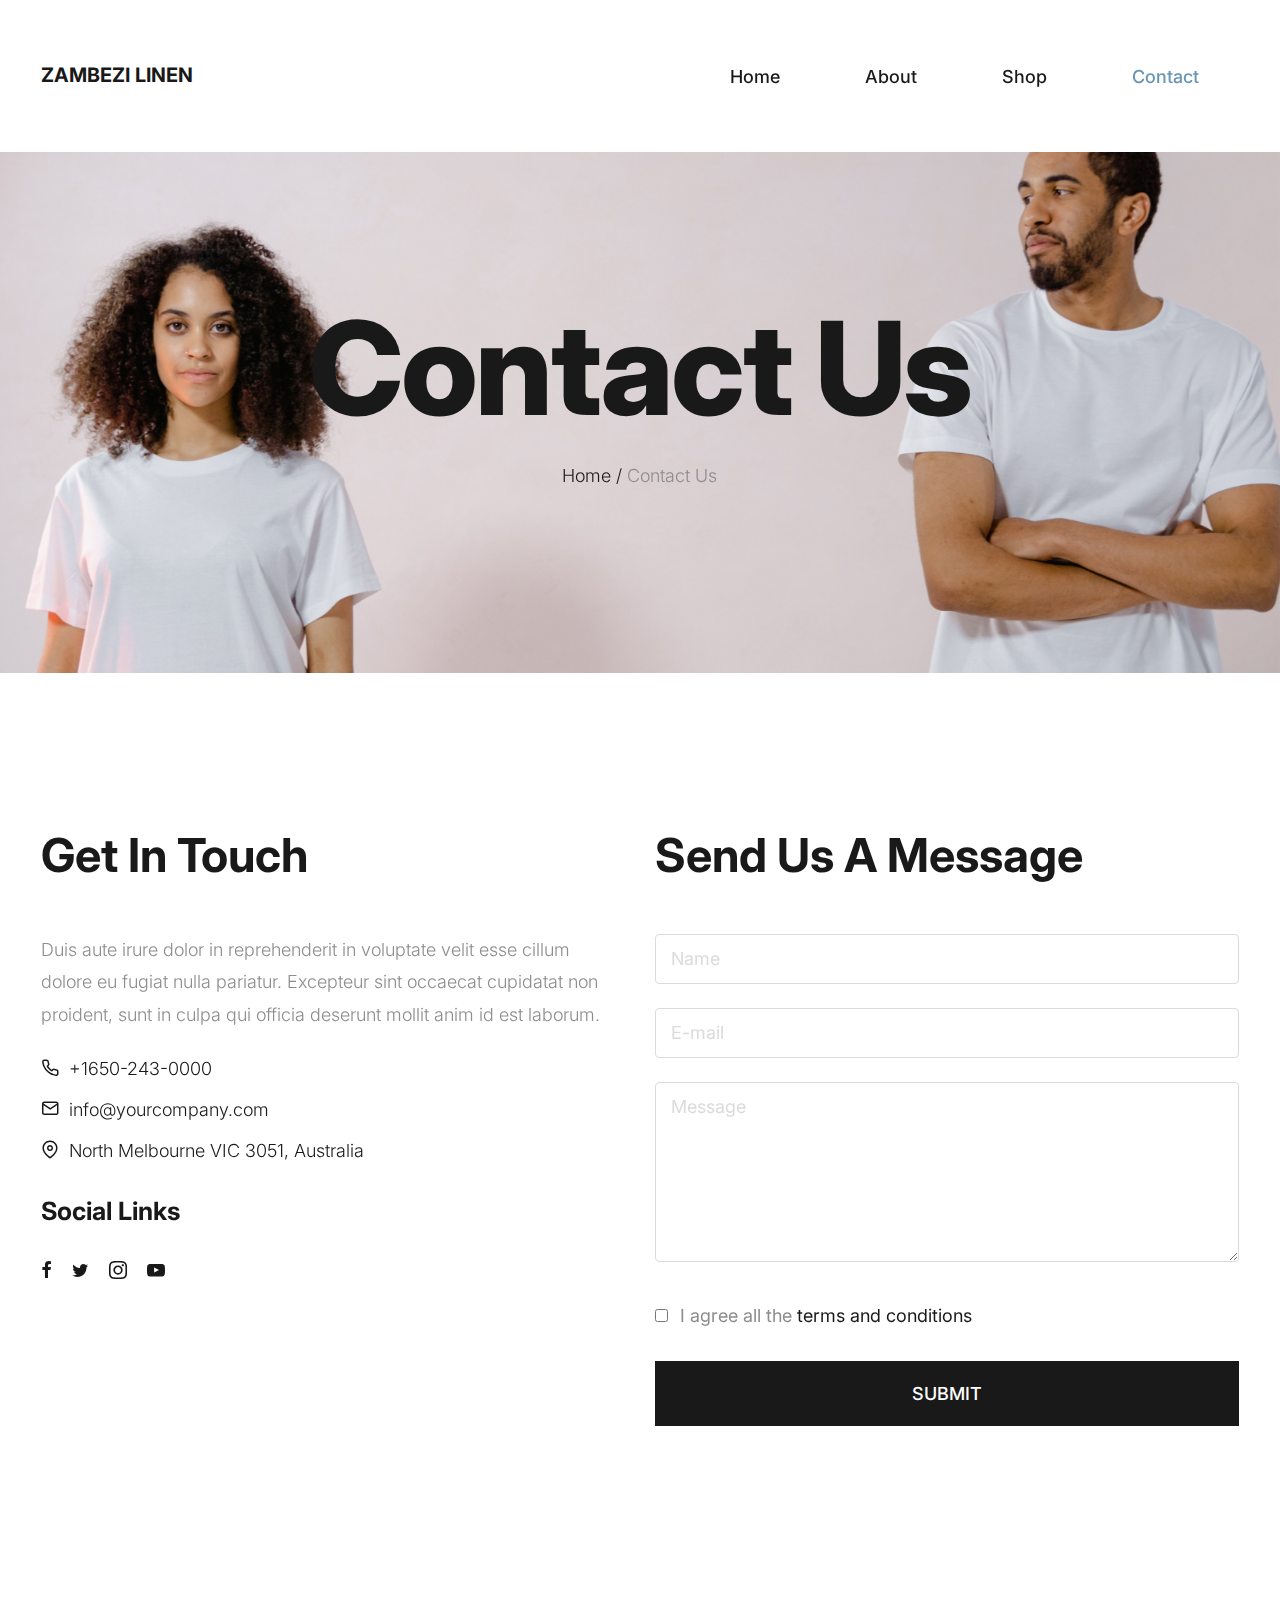
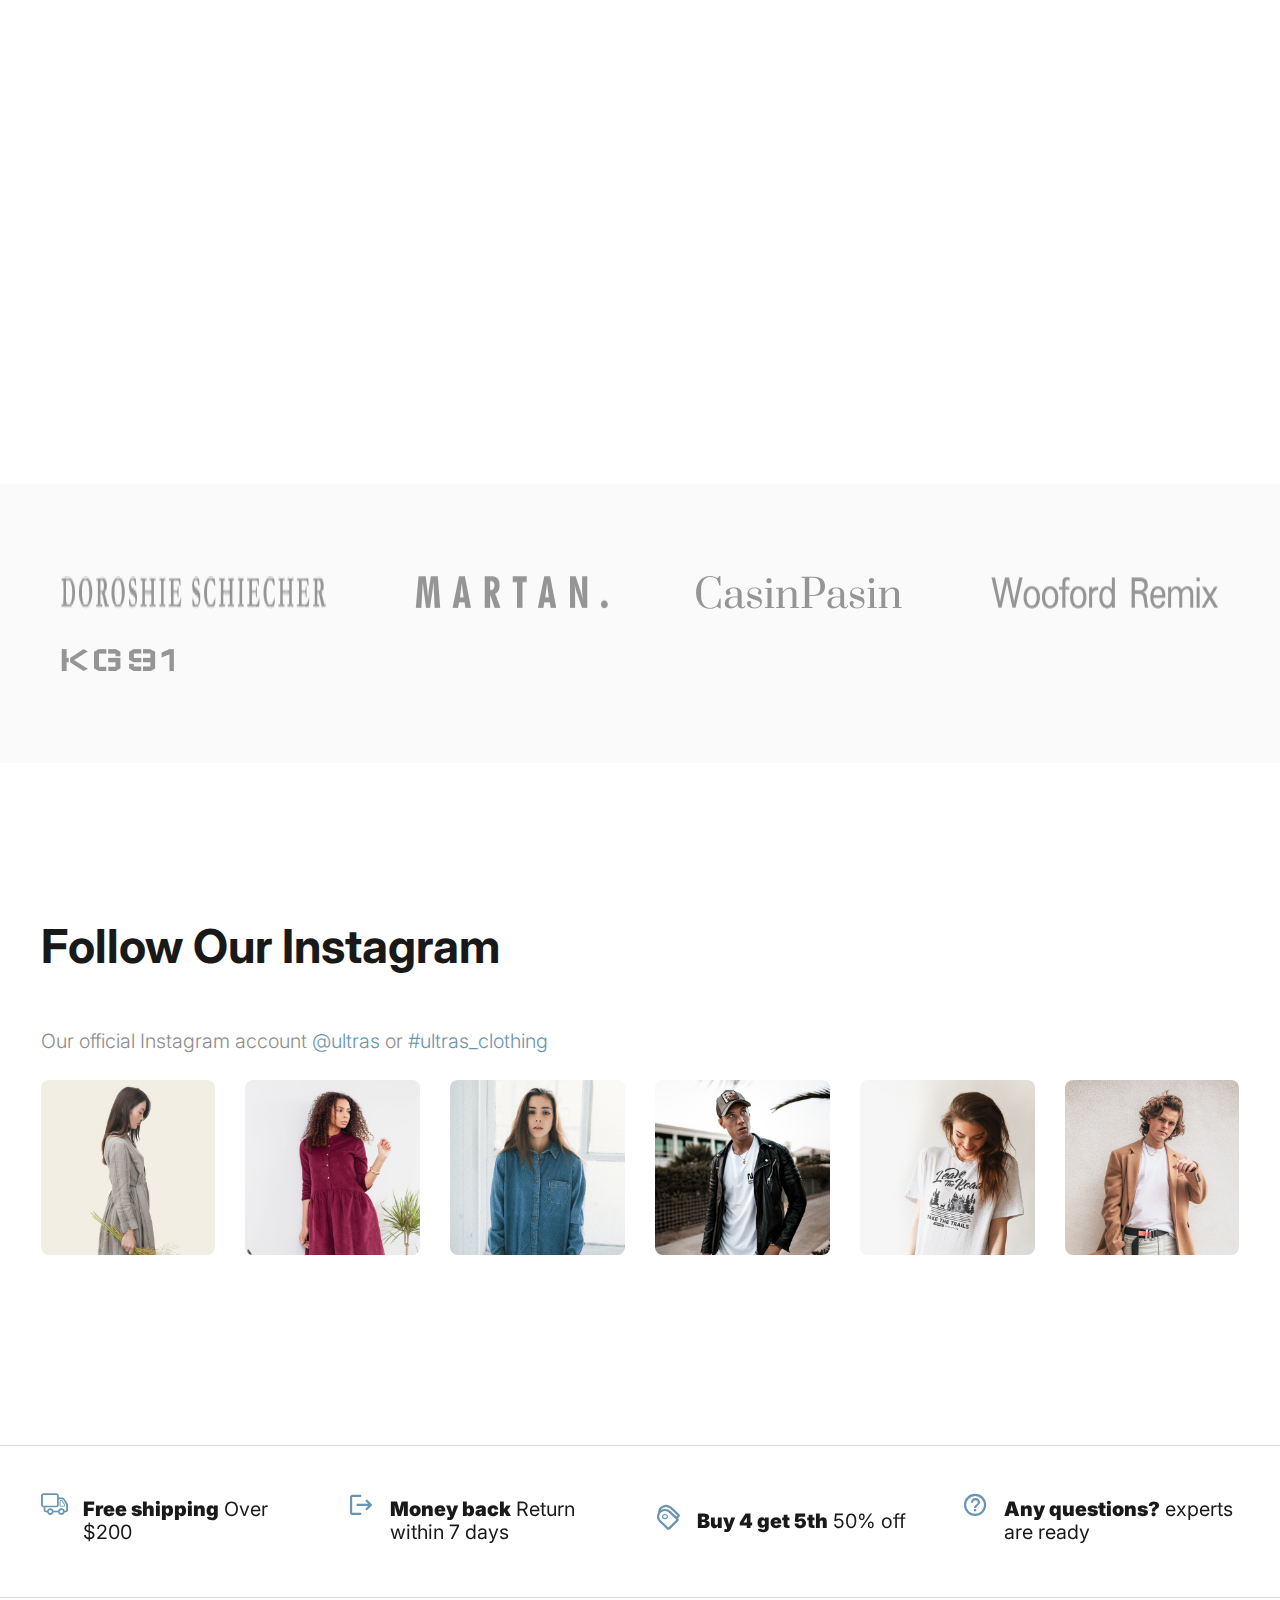
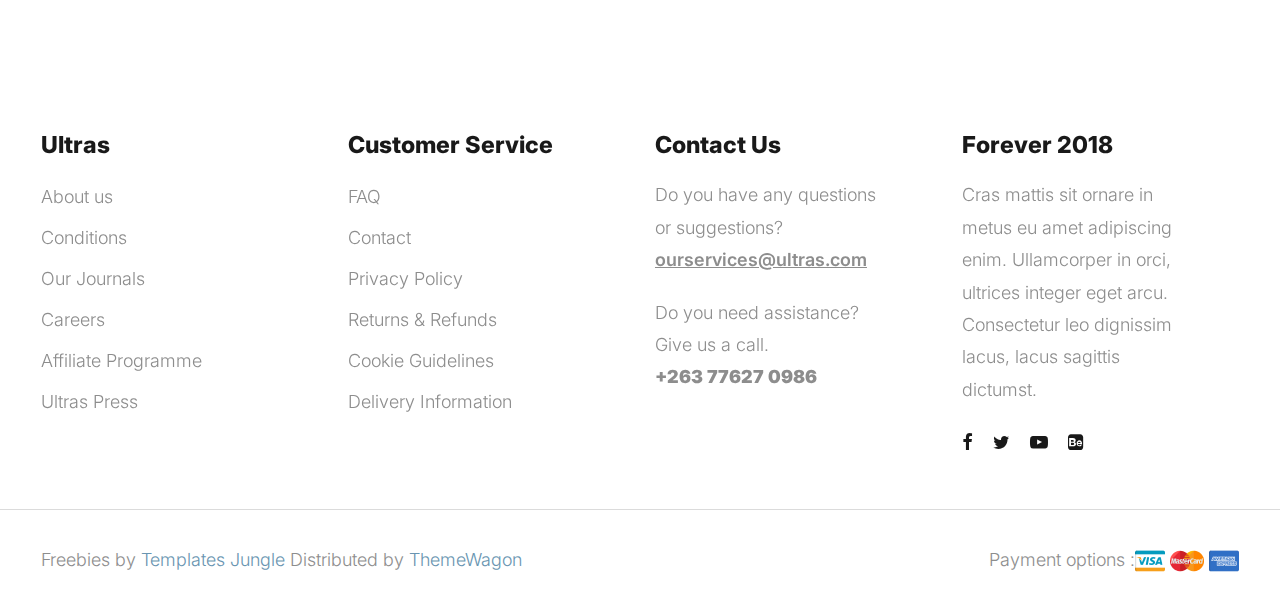
<file: contact.html>
<!DOCTYPE html>
<html lang="en">

<head>
  <title>Ultras - Clothing Store eCommerce Store HTML Website Template</title>
  <meta charset="utf-8">
  <meta http-equiv="X-UA-Compatible" content="IE=edge">
  <meta name="viewport" content="width=device-width, initial-scale=1.0">
  <meta name="format-detection" content="telephone=no">
  <meta name="apple-mobile-web-app-capable" content="yes">
  <meta name="author" content="">
  <meta name="keywords" content="">
  <meta name="description" content="">
  <link rel="stylesheet" type="text/css" href="css/normalize.css">
  <link rel="stylesheet" type="text/css" href="icomoon/icomoon.css">
  <link rel="stylesheet" type="text/css" media="all"
    href="https://maxcdn.bootstrapcdn.com/font-awesome/4.7.0/css/font-awesome.min.css">
  <link rel="stylesheet" type="text/css" href="css/vendor.css">
  <link rel="stylesheet" type="text/css" href="style.css">
  <link rel="preconnect" href="https://fonts.googleapis.com">
  <link rel="preconnect" href="https://fonts.gstatic.com" crossorigin>
  <link href="https://fonts.googleapis.com/css2?family=Inter:wght@100;200;300;400;500;600;700;800;900&display=swap"
    rel="stylesheet">
  <!-- script
    ================================================== -->
  <script src="js/modernizr.js"></script>
</head>

<body>

  <div class="preloader-wrapper">
    <div class="preloader">
    </div>
  </div>

  <div class="search-popup">
    <div class="search-popup-container">

      <form role="search" method="get" class="search-form" action="">
        <input type="search" id="search-form" class="search-field" placeholder="Type and press enter" value=""
          name="s" />
        <button type="submit" class="search-submit"><a href="#"><i class="icon icon-search"></i></a></button>
      </form>

      <h5 class="cat-list-title">Browse Categories</h5>

      <ul class="cat-list">
        <li class="cat-list-item">
          <a href="shop.html" title="Men Jackets">Men Jackets</a>
        </li>
        <li class="cat-list-item">
          <a href="shop.html" title="Fashion">Fashion</a>
        </li>
        <li class="cat-list-item">
          <a href="shop.html" title="Casual Wears">Casual Wears</a>
        </li>
        <li class="cat-list-item">
          <a href="shop.html" title="Women">Women</a>
        </li>
        <li class="cat-list-item">
          <a href="shop.html" title="Trending">Trending</a>
        </li>
        <li class="cat-list-item">
          <a href="shop.html" title="Hoodie">Hoodie</a>
        </li>
        <li class="cat-list-item">
          <a href="shop.html" title="Kids">Kids</a>
        </li>
      </ul>
    </div>
  </div>
  <header id="header">
    <div id="header-wrap">
      <nav class="primary-nav padding-small">
        <div class="container">
          <div class="row d-flex align-items-center">
            <div class="col-lg-2 col-md-2">
              <div class="main-logo">
                <a href="index.html">
                  <h4>ZAMBEZI LINEN </h4>
                </a>
              </div>
            </div>
            <div class="col-lg-10 col-md-10">
              <div class="navbar">

                <div id="main-nav" class="stellarnav d-flex justify-content-end right">
                  <ul class="menu-list">

                    <li><a href="index.html" class="item-anchor">Home</a></li>

                    <li><a href="about.html" class="item-anchor" data-effect="About">About</a></li>

                    <li><a href="shop.html" class="item-anchor">Shop</a></li>
                    <li><a href="contact.html" class="item-anchor active" data-effect="Contact">Contact</a></li>
                  </ul>

                  <!-- <li class="menu-item has-sub">
                        <a href="#" class="item-anchor d-flex align-item-center" data-effect="Pages">Pages<i class="icon icon-chevron-down"></i></a>
                        <ul class="submenu">
                          <li><a href="coming-soon.html" class="item-anchor">Coming soon<span class="text-primary"> (PRO)</span></a></li>
                          <li><a href="login.html" class="item-anchor">Login<span class="text-primary"> (PRO)</span></a></li>
                          <li><a href="faqs.html" class="item-anchor">FAQs<span class="text-primary"> (PRO)</span></a></li>
                          <li><a href="styles.html" class="item-anchor">Styles</a></li>
                          <li><a href="thank-you.html" class="item-anchor">Thankyou</a></li>
                          <li><a href="error.html" class="item-anchor">Error page<span class="text-primary"> (PRO)</span></a></li>
                        </ul>
                      </li> -->

                  <!-- <li class="menu-item has-sub">
                        <a href="blog.html" class="item-anchor d-flex align-item-center" data-effect="Blog">Blog<i class="icon icon-chevron-down"></i></a>
                        <ul class="submenu">
                          <li><a href="blog.html" class="item-anchor">Blog</a></li>
                          <li><a href="blog-sidebar.html" class="item-anchor">Blog with sidebar<span class="text-primary"> (PRO)</span></a></li>
                          <li><a href="blog-masonry.html" class="item-anchor">Blog masonry<span class="text-primary"> (PRO)</span></a></li>
                          <li><a href="single-post.html" class="item-anchor">Single post</a></li>
                        </ul>
                      </li> -->


                  </ul>
                </div>

              </div>
            </div>
          </div>
        </div>
      </nav>
    </div>
  </header>

  <section class="site-banner jarallax padding-large"
    style="background: url(images/hero-image.jpg) no-repeat; background-position: top;">
    <div class="container">
      <div class="row">
        <div class="col-md-12">
          <h1 class="page-title">Contact us</h1>
          <div class="breadcrumbs">
            <span class="item">
              <a href="index.html">Home /</a>
            </span>
            <span class="item">Contact us</span>
          </div>
        </div>
      </div>
    </div>
  </section>

  <section class="contact-information padding-large">
    <div class="container">
      <div class="row">
        <div class="col-md-6">
          <div class="section-header">
            <h2 class="section-title">Get in touch</h2>
          </div>
          <div class="contact-detail">
            <div class="detail-list">
              <p>Duis aute irure dolor in reprehenderit in voluptate velit esse cillum dolore eu fugiat nulla pariatur.
                Excepteur sint occaecat cupidatat non proident, sunt in culpa qui officia deserunt mollit anim id est
                laborum.</p>
              <ul class="list-unstyled list-icon">
                <li>
                  <a href="#"><i class="icon icon-phone"></i>+1650-243-0000</a>
                </li>
                <li>
                  <a href="mailto:info@yourcompany.com"><i class="icon icon-mail"></i>info@yourcompany.com</a>
                </li>
                <li>
                  <a href="#"><i class="icon icon-map-pin"></i>North Melbourne VIC 3051, Australia</a>
                </li>
              </ul>
            </div>
            <div class="social-links">
              <h3>Social Links</h3>
              <ul class="d-flex list-unstyled">
                <li><a href="#" class="icon icon-facebook"></a></li>
                <li><a href="#" class="icon icon-twitter"></a></li>
                <li><a href="#" class="icon icon-instagram"></a></li>
                <li><a href="#" class="icon icon-youtube-play"></a></li>
              </ul>
            </div>
          </div>
        </div>
        <div class="col-md-6">
          <div class="contact-information">
            <div class="section-header">
              <h2 class="section-title">Send us a message</h2>
            </div>
            <form name="contactform" action="contact.php" method="post" class="contact-form">
              <div class="form-item">
                <input type="text" minlength="2" name="name" placeholder="Name" class="u-full-width bg-light" required>
                <input type="email" name="email" placeholder="E-mail" class="u-full-width bg-light" required>
                <textarea class="u-full-width bg-light" name="message" placeholder="Message" style="height: 180px;"
                  required></textarea>
              </div>
              <label>
                <input type="checkbox" required>
                <span class="label-body">I agree all the <a href="#">terms and conditions</a>
                </span>
              </label>
              <button type="submit" name="submit" class="btn btn-dark btn-full btn-medium">Submit</button>
            </form>
          </div>
        </div>
      </div>
    </div>
  </section>

  <section class="google-map">
    <div class="mapouter">
      <div class="gmap_canvas">
        <iframe width="100%" height="500" id="gmap_canvas"
          src="https://maps.google.com/maps?q=2880%20Broadway,%20New%20York&t=&z=13&ie=UTF8&iwloc=&output=embed"
          frameborder="0" scrolling="no" marginheight="0" marginwidth="0"></iframe>
        <a href="https://getasearch.com/fmovies"></a>
        <br>
        <style>
          .mapouter {
            position: relative;
            text-align: right;
            height: 500px;
            width: 100%;
          }
        </style>
        <a href="https://www.embedgooglemap.net">embedgooglemap.net</a>
        <style>
          .gmap_canvas {
            overflow: hidden;
            background: none !important;
            height: 500px;
            width: 100%;
          }
        </style>
      </div>
    </div>
  </section>

  <section id="brand-collection" class="padding-medium bg-light-grey">
    <div class="container">
      <div class="d-flex flex-wrap justify-content-between">
        <img src="images/brand1.png" alt="phone" class="brand-image">
        <img src="images/brand2.png" alt="phone" class="brand-image">
        <img src="images/brand3.png" alt="phone" class="brand-image">
        <img src="images/brand4.png" alt="phone" class="brand-image">
        <img src="images/brand5.png" alt="phone" class="brand-image">
      </div>
    </div>
  </section>

  <section id="instagram" class="padding-large">
    <div class="container">
      <div class="section-header">
        <h2 class="section-title">Follow our instagram</h2>
      </div>
      <p>Our official Instagram account <a href="#">@ultras</a> or <a href="#">#ultras_clothing</a>
      </p>
      <div class="row d-flex flex-wrap justify-content-between">
        <div class="col-lg-2 col-md-4 col-sm-6">
          <figure class="zoom-effect">
            <img src="images/insta-image1.jpg" alt="instagram" class="insta-image">
            <i class="icon icon-instagram"></i>
          </figure>
        </div>
        <div class="col-lg-2 col-md-4 col-sm-6">
          <figure class="zoom-effect">
            <img src="images/insta-image2.jpg" alt="instagram" class="insta-image">
            <i class="icon icon-instagram"></i>
          </figure>
        </div>
        <div class="col-lg-2 col-md-4 col-sm-6">
          <figure class="zoom-effect">
            <img src="images/insta-image3.jpg" alt="instagram" class="insta-image">
            <i class="icon icon-instagram"></i>
          </figure>
        </div>
        <div class="col-lg-2 col-md-4 col-sm-6">
          <figure class="zoom-effect">
            <img src="images/insta-image4.jpg" alt="instagram" class="insta-image">
            <i class="icon icon-instagram"></i>
          </figure>
        </div>
        <div class="col-lg-2 col-md-4 col-sm-6">
          <figure class="zoom-effect">
            <img src="images/insta-image5.jpg" alt="instagram" class="insta-image">
            <i class="icon icon-instagram"></i>
          </figure>
        </div>
        <div class="col-lg-2 col-md-4 col-sm-6">
          <figure class="zoom-effect">
            <img src="images/insta-image6.jpg" alt="instagram" class="insta-image">
            <i class="icon icon-instagram"></i>
          </figure>
        </div>
      </div>
    </div>
  </section>

  <section id="shipping-information">
    <hr>
    <div class="container">
      <div class="row d-flex flex-wrap align-items-center justify-content-between">
        <div class="col-md-3 col-sm-6">
          <div class="icon-box">
            <i class="icon icon-truck"></i>
            <h4 class="block-title">
              <strong>Free shipping</strong> Over $200
            </h4>
          </div>
        </div>
        <div class="col-md-3 col-sm-6">
          <div class="icon-box">
            <i class="icon icon-return"></i>
            <h4 class="block-title">
              <strong>Money back</strong> Return within 7 days
            </h4>
          </div>
        </div>
        <div class="col-md-3 col-sm-6">
          <div class="icon-box">
            <i class="icon icon-tags1"></i>
            <h4 class="block-title">
              <strong>Buy 4 get 5th</strong> 50% off
            </h4>
          </div>
        </div>
        <div class="col-md-3 col-sm-6">
          <div class="icon-box">
            <i class="icon icon-help_outline"></i>
            <h4 class="block-title">
              <strong>Any questions?</strong> experts are ready
            </h4>
          </div>
        </div>
      </div>
    </div>
    <hr>
  </section>

  <footer id="footer">
    <div class="container">
      <div class="footer-menu-list">
        <div class="row d-flex flex-wrap justify-content-between">
          <div class="col-lg-3 col-md-6 col-sm-6">
            <div class="footer-menu">
              <h5 class="widget-title">Ultras</h5>
              <ul class="menu-list list-unstyled">
                <li class="menu-item">
                  <a href="about.html">About us</a>
                </li>
                <li class="menu-item">
                  <a href="#">Conditions </a>
                </li>
                <li class="menu-item">
                  <a href="blog.html">Our Journals</a>
                </li>
                <li class="menu-item">
                  <a href="#">Careers</a>
                </li>
                <li class="menu-item">
                  <a href="#">Affiliate Programme</a>
                </li>
                <li class="menu-item">
                  <a href="#">Ultras Press</a>
                </li>
              </ul>
            </div>
          </div>
          <div class="col-lg-3 col-md-6 col-sm-6">
            <div class="footer-menu">
              <h5 class="widget-title">Customer Service</h5>
              <ul class="menu-list list-unstyled">
                <li class="menu-item">
                  <a href="faqs.html">FAQ</a>
                </li>
                <li class="menu-item">
                  <a href="contact.html">Contact</a>
                </li>
                <li class="menu-item">
                  <a href="#">Privacy Policy</a>
                </li>
                <li class="menu-item">
                  <a href="#">Returns & Refunds</a>
                </li>
                <li class="menu-item">
                  <a href="#">Cookie Guidelines</a>
                </li>
                <li class="menu-item">
                  <a href="#">Delivery Information</a>
                </li>
              </ul>
            </div>
          </div>
          <div class="col-lg-3 col-md-6 col-sm-6">
            <div class="footer-menu">
              <h5 class="widget-title">Contact Us</h5>
              <p>Do you have any questions or suggestions? <a href="#" class="email">ourservices@ultras.com</a>
              </p>
              <p>Do you need assistance? Give us a call. <br>
                <strong>+263 77627 0986</strong>
              </p>
            </div>
          </div>
          <div class="col-lg-3 col-md-6 col-sm-6">
            <div class="footer-menu">
              <h5 class="widget-title">Forever 2018</h5>
              <p>Cras mattis sit ornare in metus eu amet adipiscing enim. Ullamcorper in orci, ultrices integer eget
                arcu. Consectetur leo dignissim lacus, lacus sagittis dictumst.</p>
              <div class="social-links">
                <ul class="d-flex list-unstyled">
                  <li>
                    <a href="#">
                      <i class="icon icon-facebook"></i>
                    </a>
                  </li>
                  <li>
                    <a href="#">
                      <i class="icon icon-twitter"></i>
                    </a>
                  </li>
                  <li>
                    <a href="#">
                      <i class="icon icon-youtube-play"></i>
                    </a>
                  </li>
                  <li>
                    <a href="#">
                      <i class="icon icon-behance-square"></i>
                    </a>
                  </li>
                </ul>
              </div>
            </div>
          </div>
        </div>
      </div>
    </div>
    <hr>
  </footer>

  <div id="footer-bottom">
    <div class="container">
      <div class="d-flex align-items-center flex-wrap justify-content-between">
        <div class="copyright">
          <p>Freebies by <a href="https://templatesjungle.com/">Templates Jungle</a> Distributed by <a
              href="https://themewagon.com">ThemeWagon</a>
          </p>
        </div>
        <div class="payment-method">
          <p>Payment options :</p>
          <div class="card-wrap">
            <img src="images/visa-icon.jpg" alt="visa">
            <img src="images/mastercard.png" alt="mastercard">
            <img src="images/american-express.jpg" alt="american-express">
          </div>
        </div>
      </div>
    </div>
  </div>

  <script src="js/jquery-1.11.0.min.js"></script>
  <script src="js/plugins.js"></script>
  <script src="js/script.js"></script>
</body>

</html>
</file>
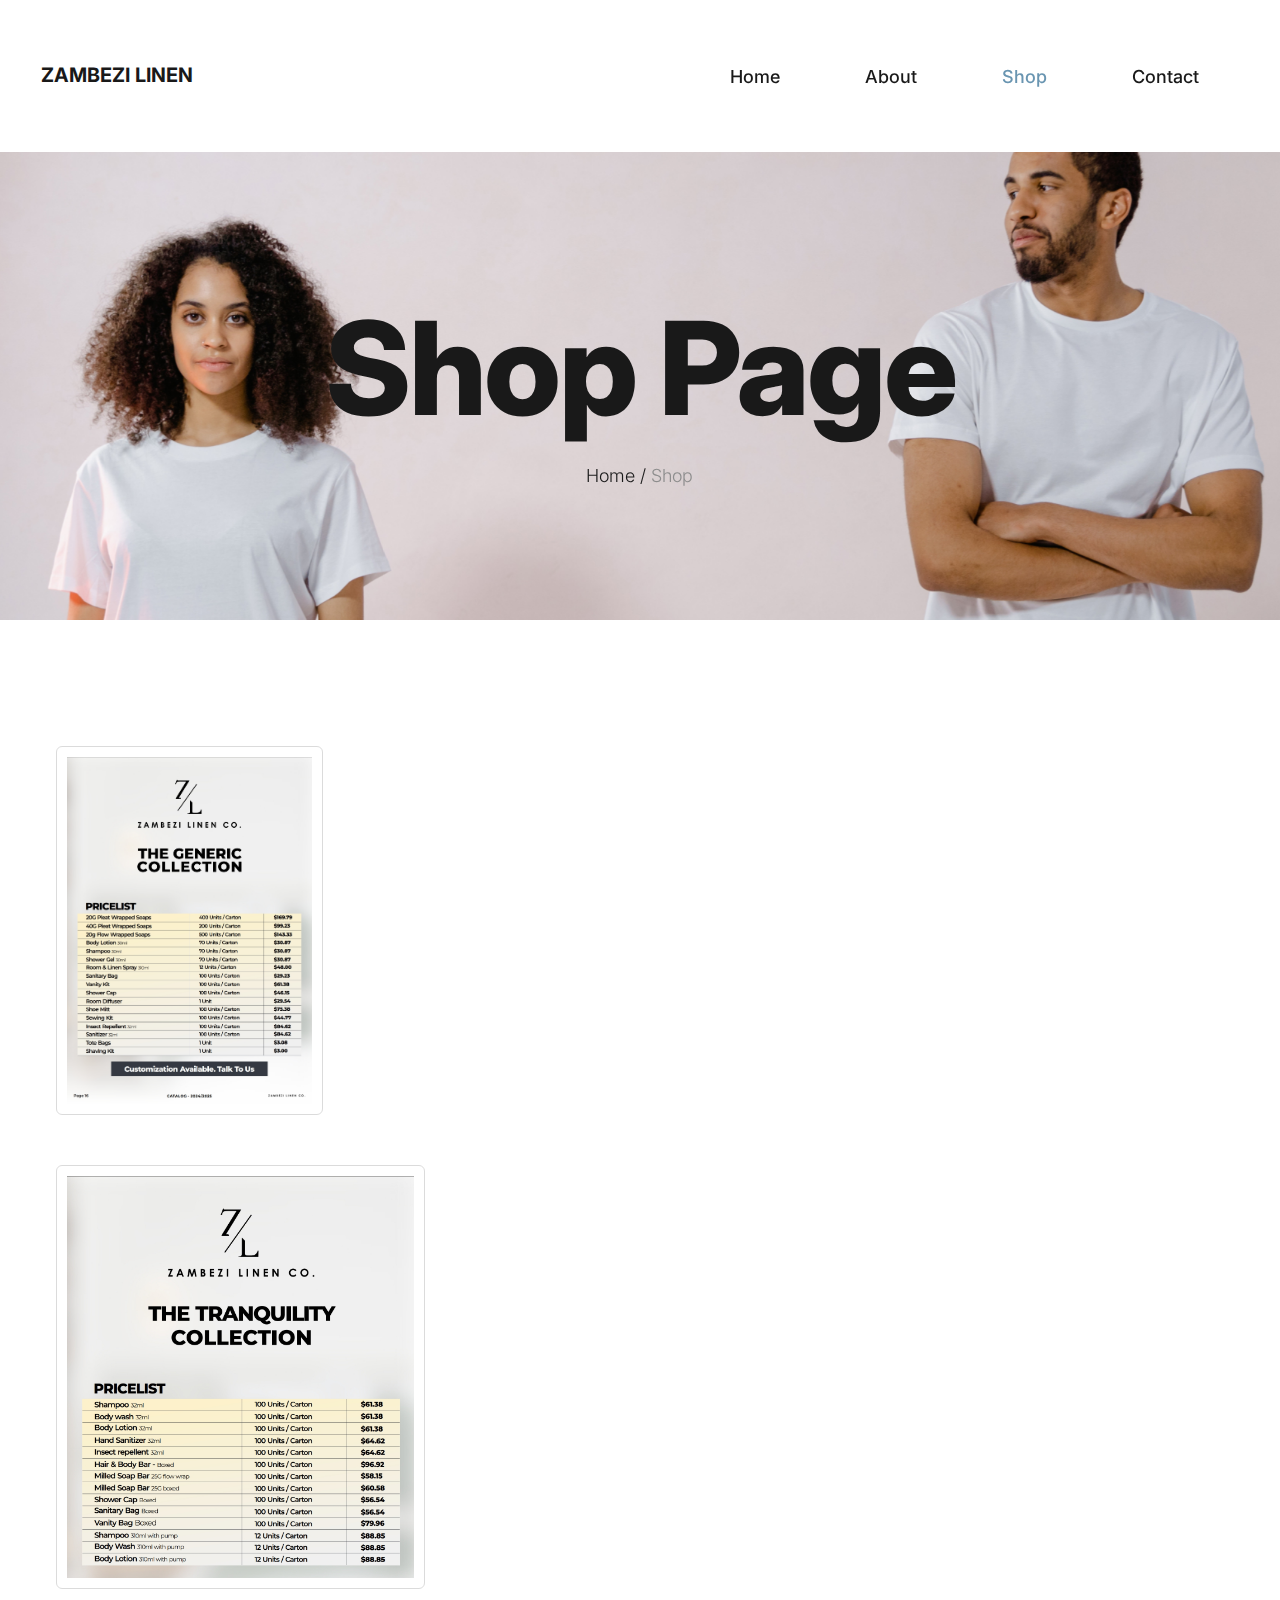
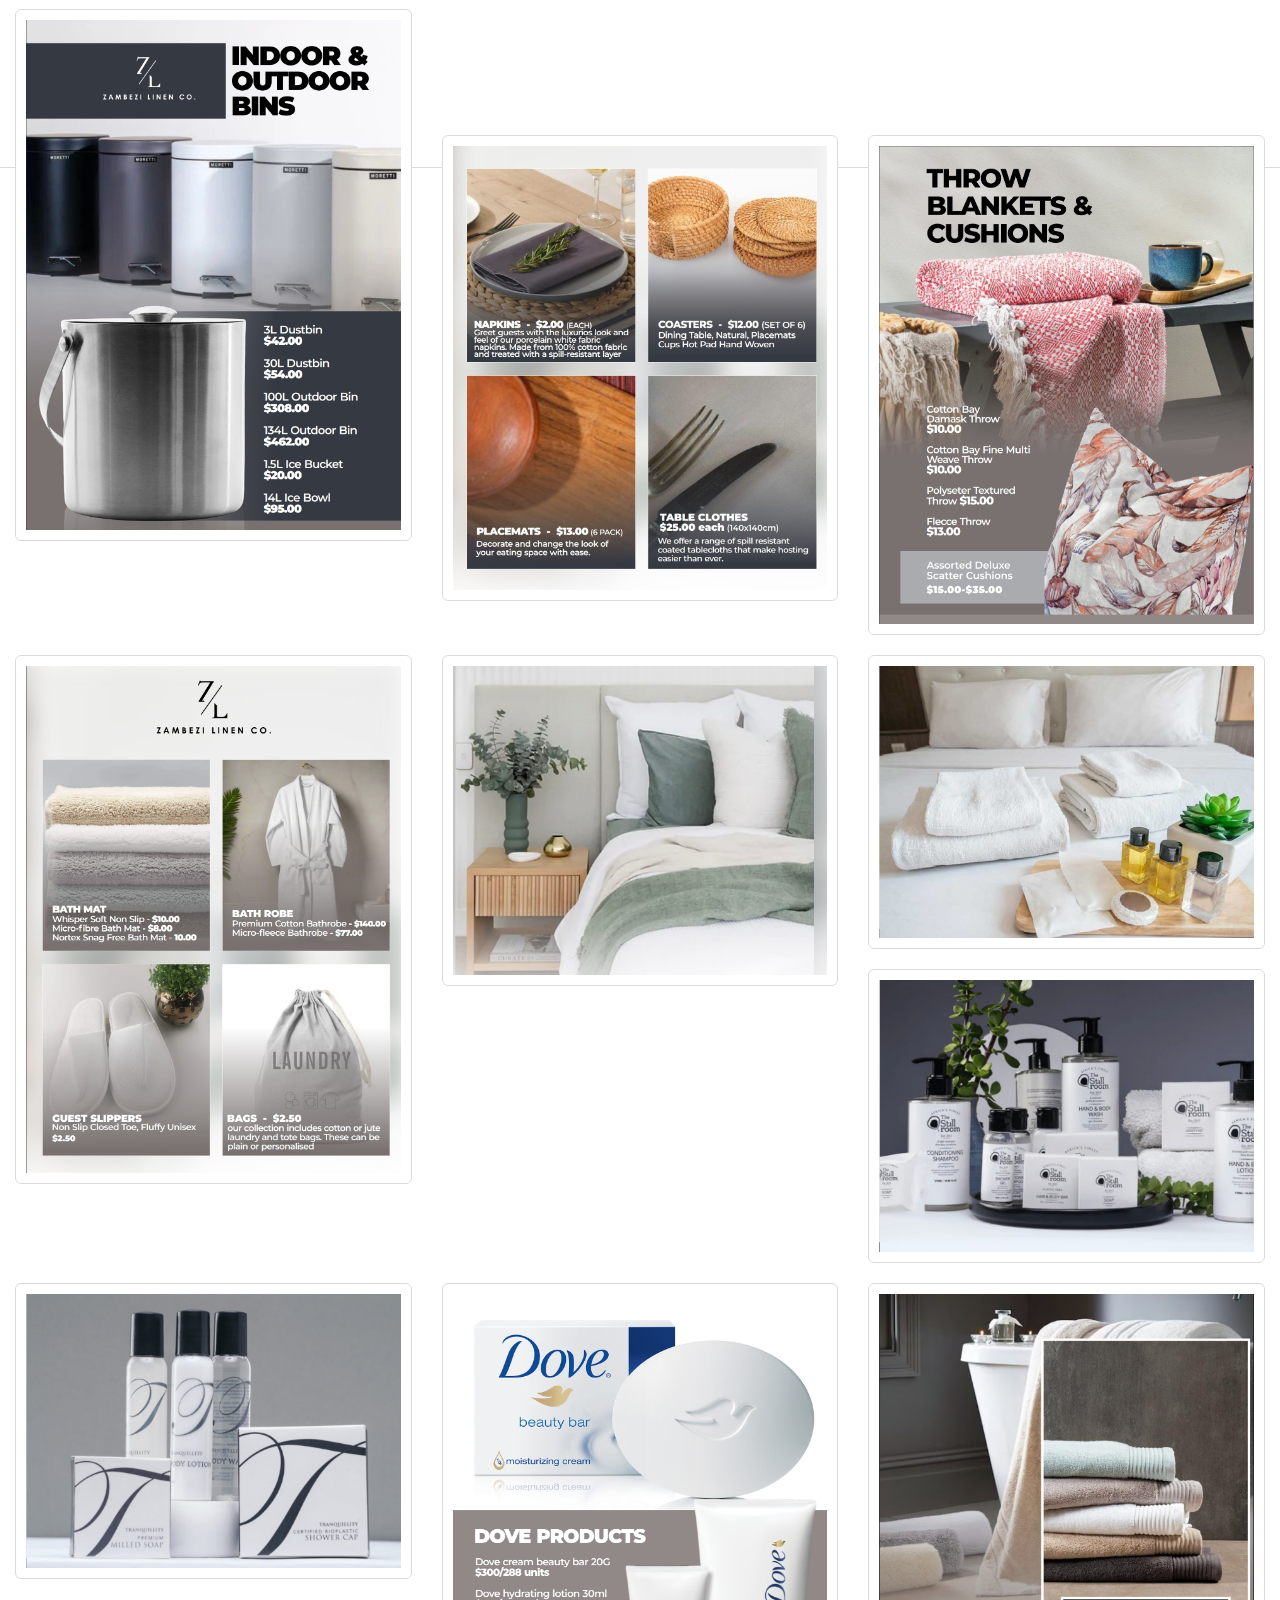
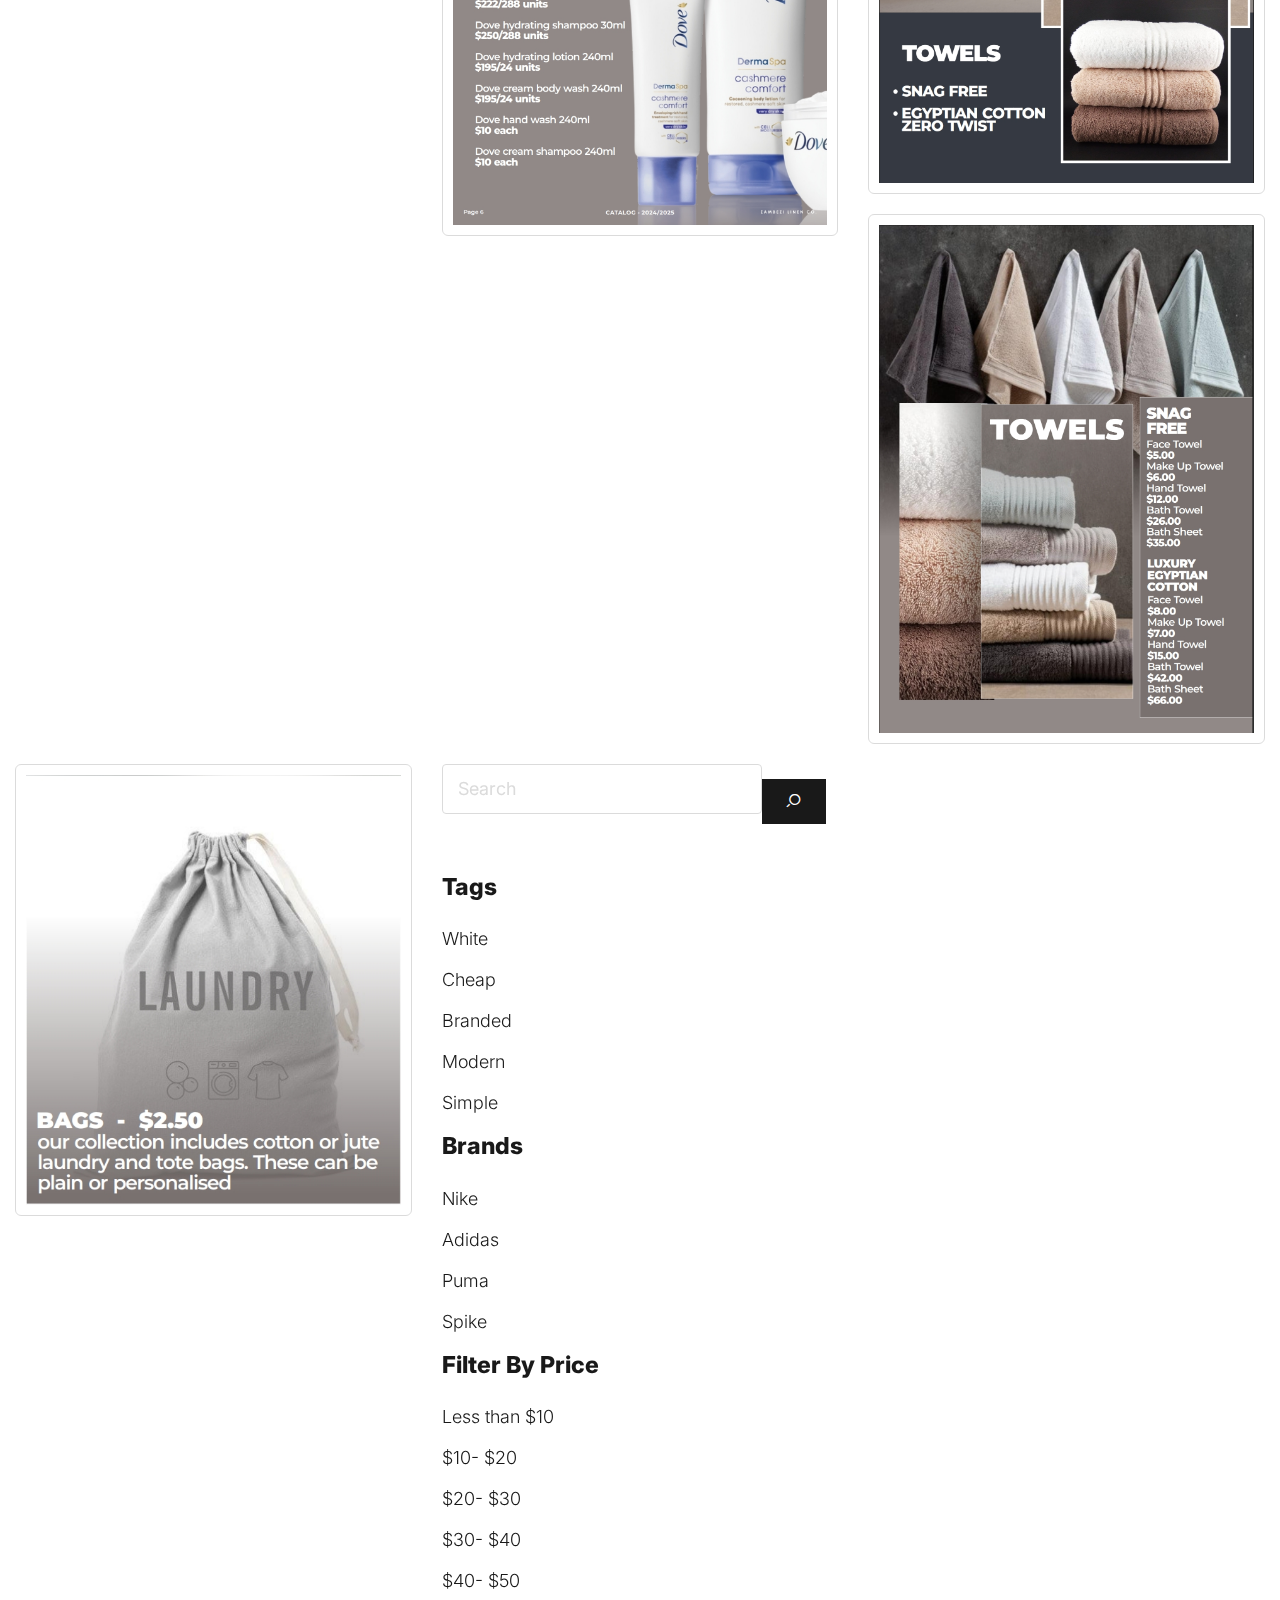
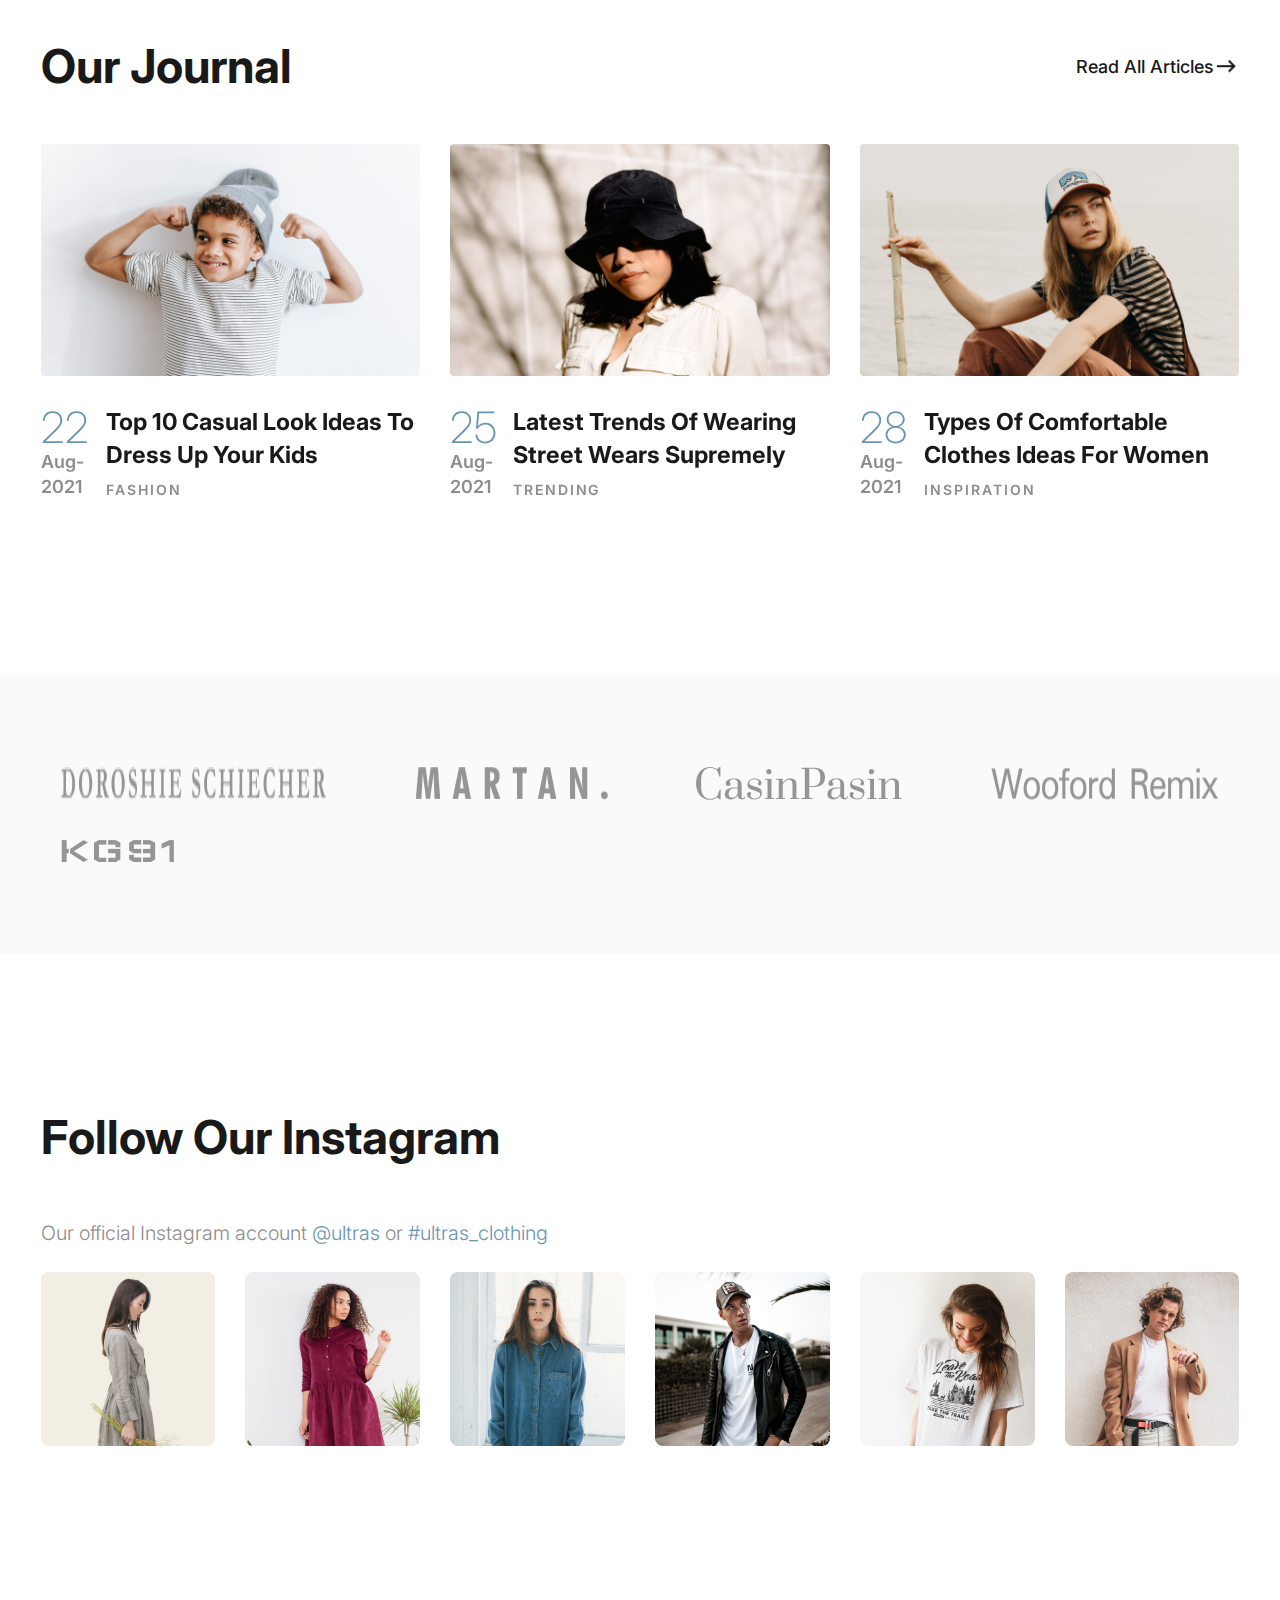
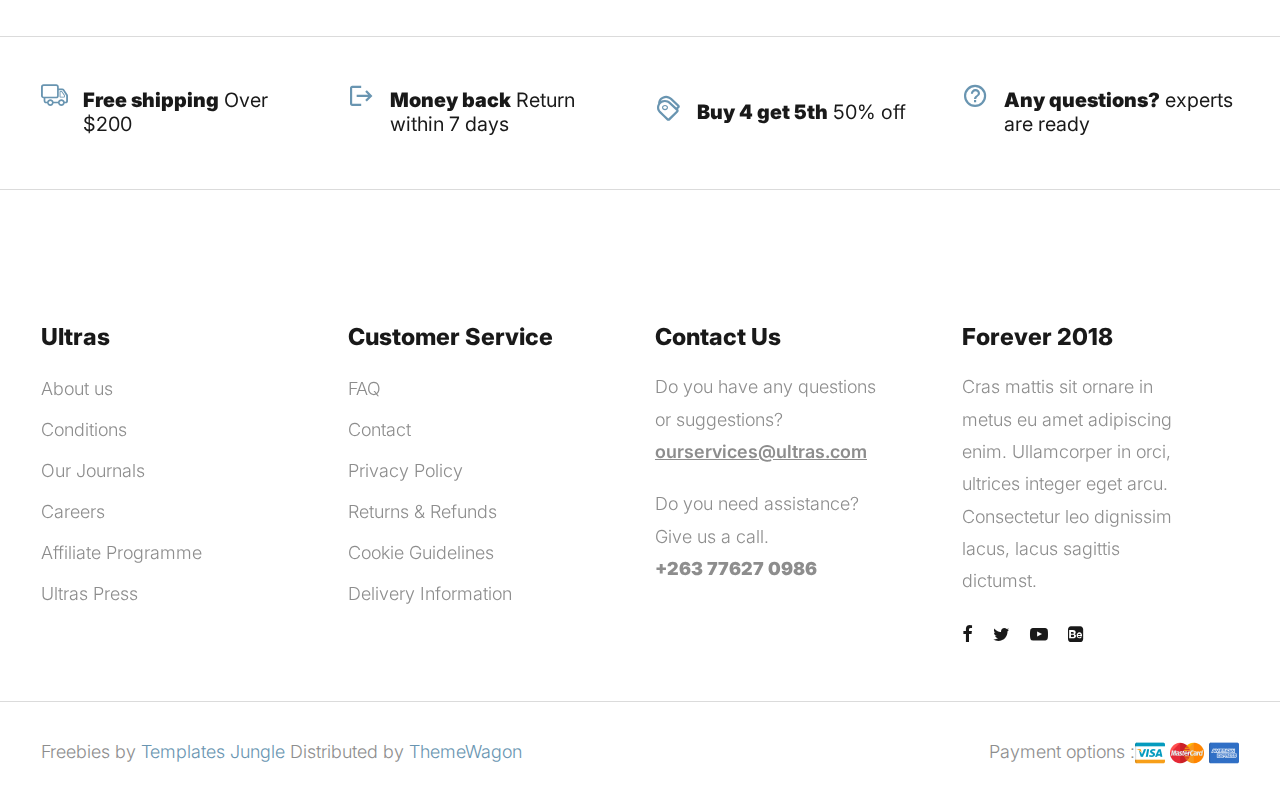
<file: shop.html>
<!DOCTYPE html>
<html lang="en">

<head>
  <title>Ultras - Clothing Store eCommerce Store HTML Website Template</title>
  <meta charset="utf-8">
  <meta http-equiv="X-UA-Compatible" content="IE=edge">
  <meta name="viewport" content="width=device-width, initial-scale=1.0">
  <meta name="format-detection" content="telephone=no">
  <meta name="apple-mobile-web-app-capable" content="yes">
  <meta name="author" content="">
  <meta name="keywords" content="">
  <meta name="description" content="">
  <link rel="stylesheet" type="text/css" href="css/normalize.css">
  <link rel="stylesheet" type="text/css" href="icomoon/icomoon.css">
  <link rel="stylesheet" type="text/css" media="all"
    href="https://maxcdn.bootstrapcdn.com/font-awesome/4.7.0/css/font-awesome.min.css">
  <link rel="stylesheet" type="text/css" href="css/vendor.css">
  <link rel="stylesheet" type="text/css" href="style.css">
  <link rel="preconnect" href="https://fonts.googleapis.com">
  <link rel="preconnect" href="https://fonts.gstatic.com" crossorigin>
  <link href="https://fonts.googleapis.com/css2?family=Inter:wght@100;200;300;400;500;600;700;800;900&display=swap"
    rel="stylesheet">
  <!-- script
    ================================================== -->
  <script src="js/modernizr.js"></script>
</head>

<body>

  <div class="preloader-wrapper">
    <div class="preloader">
    </div>
  </div>

  <div class="search-popup">
    <div class="search-popup-container">

      <form role="search" method="get" class="search-form" action="">
        <input type="search" id="search-form" class="search-field" placeholder="Type and press enter" value=""
          name="s" />
        <button type="submit" class="search-submit"><a href="#"><i class="icon icon-search"></i></a></button>
      </form>

      <h5 class="cat-list-title">Browse Categories</h5>

      <ul class="cat-list">
        <li class="cat-list-item">
          <a href="shop.html" title="Men Jackets">Men Jackets</a>
        </li>
        <li class="cat-list-item">
          <a href="shop.html" title="Fashion">Fashion</a>
        </li>
        <li class="cat-list-item">
          <a href="shop.html" title="Casual Wears">Casual Wears</a>
        </li>
        <li class="cat-list-item">
          <a href="shop.html" title="Women">Women</a>
        </li>
        <li class="cat-list-item">
          <a href="shop.html" title="Trending">Trending</a>
        </li>
        <li class="cat-list-item">
          <a href="shop.html" title="Hoodie">Hoodie</a>
        </li>
        <li class="cat-list-item">
          <a href="shop.html" title="Kids">Kids</a>
        </li>
      </ul>
    </div>
  </div>
  <header id="header">
    <div id="header-wrap">
      <nav class="primary-nav padding-small">
        <div class="container">
          <div class="row d-flex align-items-center">
            <div class="col-lg-2 col-md-2">
              <div class="main-logo">
                <a href="index.html">
                  <h4>ZAMBEZI LINEN </h4>
                </a>
              </div>
            </div>
            <div class="col-lg-10 col-md-10">
              <div class="navbar">

                <div id="main-nav" class="stellarnav d-flex justify-content-end right">
                  <ul class="menu-list">

                    <li><a href="index.html" class="item-anchor">Home</a></li>

                    <li><a href="about.html" class="item-anchor" data-effect="About">About</a></li>

                    <li><a href="shop.html" class="item-anchor active">Shop</a></li>
                    <li><a href="contact.html" class="item-anchor" data-effect="Contact">Contact</a></li>
                  </ul>
                  </ul>
                </div>

              </div>
            </div>
          </div>
        </div>
      </nav>
    </div>
  </header>

  <section class="site-banner jarallax min-height300 padding-large"
    style="background: url(images/hero-image.jpg) no-repeat; background-position: top;">
    <div class="container">
      <div class="row">
        <div class="col-md-12">
          <h1 class="page-title">Shop page</h1>
          <div class="breadcrumbs">
            <span class="item">
              <a href="index.html">Home /</a>
            </span>
            <span class="item">Shop</span>
          </div>
        </div>
      </div>
    </div>
  </section>

  <div class="shopify-grid padding-large">
    <div class="container">
      <div class="row">

        <section id="selling-products" class="col-md-9 product-store">
          <div class="product-item col-lg-4 col-md-6 col-sm-6">
            <div class="image-holder">
              <img src="images/linen (12).jpeg" alt="product" class="product-image">
            </div>
            <div class="cart-concern">
              <div class="cart-button d-flex justify-content-between align-items-center">
                <button type="button" class="btn-wrap cart-link d-flex align-items-center">add to cart <i
                    class="icon icon-arrow-io"></i>
                </button>
                <button type="button" class="view-btn tooltip
                    d-flex">
                  <i class="icon icon-screen-full"></i>
                  <span class="tooltip-text">Quick view</span>
                </button>
                <button type="button" class="wishlist-btn">
                  <i class="icon icon-heart"></i>
                </button>
              </div>
            </div>
          </div>
      </div>

      <div class="product-item col-lg-4 col-md-6 col-sm-6">
        <div class="image-holder">
          <img src="images/linen (13).jpeg" alt="product" class="product-image">
        </div>
        <div class="cart-concern">
          <div class="cart-button d-flex justify-content-between align-items-center">
            <button type="button" class="btn-wrap cart-link d-flex align-items-center">add to cart <i
                class="icon icon-arrow-io"></i>
            </button>
            <button type="button" class="view-btn tooltip
                    d-flex">
              <i class="icon icon-screen-full"></i>
              <span class="tooltip-text">Quick view</span>
            </button>
            <button type="button" class="wishlist-btn">
              <i class="icon icon-heart"></i>
            </button>
          </div>
        </div>
      </div>
    </div>

    <div class="product-item col-lg-4 col-md-6 col-sm-6">
      <div class="image-holder">
        <img src="images/linen (14).jpeg" alt="product" class="product-image">
      </div>
      <div class="cart-concern">
        <div class="cart-button d-flex justify-content-between align-items-center">
          <button type="button" class="btn-wrap cart-link d-flex align-items-center">add to cart <i
              class="icon icon-arrow-io"></i>
          </button>
          <button type="button" class="view-btn tooltip
                    d-flex">
            <i class="icon icon-screen-full"></i>
            <span class="tooltip-text">Quick view</span>
          </button>
          <button type="button" class="wishlist-btn">
            <i class="icon icon-heart"></i>
          </button>
        </div>
      </div>
    </div>
  </div>

  <div class="product-item col-lg-4 col-md-6 col-sm-6">
    <div class="image-holder">
      <img src="images/linen (15).jpeg" alt="product" class="product-image">
    </div>
    <div class="cart-concern">
      <div class="cart-button d-flex justify-content-between align-items-center">
        <button type="button" class="btn-wrap cart-link d-flex align-items-center">add to cart <i
            class="icon icon-arrow-io"></i>
        </button>
        <button type="button" class="view-btn tooltip
                    d-flex">
          <i class="icon icon-screen-full"></i>
          <span class="tooltip-text">Quick view</span>
        </button>
        <button type="button" class="wishlist-btn">
          <i class="icon icon-heart"></i>
        </button>
      </div>
    </div>
  </div>
  </div>

  <div class="product-item col-lg-4 col-md-6 col-sm-6">
    <div class="image-holder">
      <img src="images/linen (16).jpeg" alt="product" class="product-image">
    </div>
    <div class="cart-concern">
      <div class="cart-button d-flex justify-content-between align-items-center">
        <button type="button" class="btn-wrap cart-link d-flex align-items-center">add to cart <i
            class="icon icon-arrow-io"></i>
        </button>
        <button type="button" class="view-btn tooltip
                    d-flex">
          <i class="icon icon-screen-full"></i>
          <span class="tooltip-text">Quick view</span>
        </button>
        <button type="button" class="wishlist-btn">
          <i class="icon icon-heart"></i>
        </button>
      </div>
    </div>
  </div>
  </div>

  <div class="product-item col-lg-4 col-md-6 col-sm-6">
    <div class="image-holder">
      <img src="images/linen (17).jpeg" alt="product" class="product-image">
    </div>
    <div class="cart-concern">
      <div class="cart-button d-flex justify-content-between align-items-center">
        <button type="button" class="btn-wrap cart-link d-flex align-items-center">add to cart <i
            class="icon icon-arrow-io"></i>
        </button>
        <button type="button" class="view-btn tooltip
                    d-flex">
          <i class="icon icon-screen-full"></i>
          <span class="tooltip-text">Quick view</span>
        </button>
        <button type="button" class="wishlist-btn">
          <i class="icon icon-heart"></i>
        </button>
      </div>
    </div>
  </div>
  </div>

  <div class="product-item col-lg-4 col-md-6 col-sm-6">
    <div class="image-holder">
      <img src="images/linen (2).jpeg" alt="product" class="product-image">
    </div>
    <div class="cart-concern">
      <div class="cart-button d-flex justify-content-between align-items-center">
        <button type="button" class="btn-wrap cart-link d-flex align-items-center">add to cart <i
            class="icon icon-arrow-io"></i>
        </button>
        <button type="button" class="view-btn tooltip
                    d-flex">
          <i class="icon icon-screen-full"></i>
          <span class="tooltip-text">Quick view</span>
        </button>
        <button type="button" class="wishlist-btn">
          <i class="icon icon-heart"></i>
        </button>
      </div>
    </div>
  </div>
  </div>

  <div class="product-item col-lg-4 col-md-6 col-sm-6">
    <div class="image-holder">
      <img src="images/linen (3).jpeg" alt="product" class="product-image">
    </div>
    <div class="cart-concern">
      <div class="cart-button d-flex justify-content-between align-items-center">
        <button type="button" class="btn-wrap cart-link d-flex align-items-center">add to cart <i
            class="icon icon-arrow-io"></i>
        </button>
        <button type="button" class="view-btn tooltip
                    d-flex">
          <i class="icon icon-screen-full"></i>
          <span class="tooltip-text">Quick view</span>
        </button>
        <button type="button" class="wishlist-btn">
          <i class="icon icon-heart"></i>
        </button>
      </div>
    </div>
  </div>
  </div>

  <div class="product-item col-lg-4 col-md-6 col-sm-6">
    <div class="image-holder">
      <img src="images/linen (4).jpeg" alt="product" class="product-image">
    </div>
    <div class="cart-concern">
      <div class="cart-button d-flex justify-content-between align-items-center">
        <button type="button" class="btn-wrap cart-link d-flex align-items-center">add to cart <i
            class="icon icon-arrow-io"></i>
        </button>
        <button type="button" class="view-btn tooltip
                    d-flex">
          <i class="icon icon-screen-full"></i>
          <span class="tooltip-text">Quick view</span>
        </button>
        <button type="button" class="wishlist-btn">
          <i class="icon icon-heart"></i>
        </button>
      </div>
    </div>
  </div>
  </div>

  <div class="product-item col-lg-4 col-md-6 col-sm-6">
    <div class="image-holder">
      <img src="images/linen (5).jpeg" alt="product" class="product-image">
    </div>
    <div class="cart-concern">
      <div class="cart-button d-flex justify-content-between align-items-center">
        <button type="button" class="btn-wrap cart-link d-flex align-items-center">add to cart <i
            class="icon icon-arrow-io"></i>
        </button>
        <button type="button" class="view-btn tooltip
                    d-flex">
          <i class="icon icon-screen-full"></i>
          <span class="tooltip-text">Quick view</span>
        </button>
        <button type="button" class="wishlist-btn">
          <i class="icon icon-heart"></i>
        </button>
      </div>
    </div>
  </div>
  </div>

  <div class="product-item col-lg-4 col-md-6 col-sm-6">
    <div class="image-holder">
      <img src="images/linen (6).jpeg" alt="product" class="product-image">
    </div>
    <div class="cart-concern">
      <div class="cart-button d-flex justify-content-between align-items-center">
        <button type="button" class="btn-wrap cart-link d-flex align-items-center">add to cart <i
            class="icon icon-arrow-io"></i>
        </button>
        <button type="button" class="view-btn tooltip
                    d-flex">
          <i class="icon icon-screen-full"></i>
          <span class="tooltip-text">Quick view</span>
        </button>
        <button type="button" class="wishlist-btn">
          <i class="icon icon-heart"></i>
        </button>
      </div>
    </div>
  </div>
  </div>

  <div class="product-item col-lg-4 col-md-6 col-sm-6">
    <div class="image-holder">
      <img src="images/linen (7).jpeg" alt="product" class="product-image">
    </div>
    <div class="cart-concern">
      <div class="cart-button d-flex justify-content-between align-items-center">
        <button type="button" class="btn-wrap cart-link d-flex align-items-center">add to cart <i
            class="icon icon-arrow-io"></i>
        </button>
        <button type="button" class="view-btn tooltip
                    d-flex">
          <i class="icon icon-screen-full"></i>
          <span class="tooltip-text">Quick view</span>
        </button>
        <button type="button" class="wishlist-btn">
          <i class="icon icon-heart"></i>
        </button>
      </div>
    </div>
  </div>
  </div>

  <div class="product-item col-lg-4 col-md-6 col-sm-6">
    <div class="image-holder">
      <img src="images/linen (8).jpeg" alt="product" class="product-image">
    </div>
    <div class="cart-concern">
      <div class="cart-button d-flex justify-content-between align-items-center">
        <button type="button" class="btn-wrap cart-link d-flex align-items-center">add to cart <i
            class="icon icon-arrow-io"></i>
        </button>
        <button type="button" class="view-btn tooltip
                    d-flex">
          <i class="icon icon-screen-full"></i>
          <span class="tooltip-text">Quick view</span>
        </button>
        <button type="button" class="wishlist-btn">
          <i class="icon icon-heart"></i>
        </button>
      </div>
    </div>
  </div>
  </div>

  <div class="product-item col-lg-4 col-md-6 col-sm-6">
    <div class="image-holder">
      <img src="images/linen (9).jpeg" alt="product" class="product-image">
    </div>
    <div class="cart-concern">
      <div class="cart-button d-flex justify-content-between align-items-center">
        <button type="button" class="btn-wrap cart-link d-flex align-items-center">add to cart <i
            class="icon icon-arrow-io"></i>
        </button>
        <button type="button" class="view-btn tooltip
                    d-flex">
          <i class="icon icon-screen-full"></i>
          <span class="tooltip-text">Quick view</span>
        </button>
        <button type="button" class="wishlist-btn">
          <i class="icon icon-heart"></i>
        </button>
      </div>
    </div>
  </div>
  </div>

  </div>
  </div>
  <div id="pants" data-tab-content>
    <div class="row d-flex flex-wrap">
      <div class="product-item col-lg-4 col-md-6 col-sm-6">
        <div class="image-holder">
          <img src="images/selling-products1.jpg" alt="Books" class="product-image">
        </div>
        <div class="cart-concern">
          <div class="cart-button d-flex justify-content-between align-items-center">
            <button type="button" class="btn-wrap cart-link d-flex align-items-center">add to cart <i
                class="icon icon-arrow-io"></i>
            </button>
            <button type="button" class="view-btn tooltip
                              d-flex">
              <i class="icon icon-screen-full"></i>
              <span class="tooltip-text">Quick view</span>
            </button>
            <button type="button" class="wishlist-btn">
              <i class="icon icon-heart"></i>
            </button>
          </div>
        </div>
        <div class="product-detail">
          <h3 class="product-title">
            <a href="single-product.html">Half sleeve T-shirt</a>
          </h3>
          <div class="item-price text-primary">$40.00</div>
        </div>
      </div>
      <div class="product-item col-lg-4 col-md-6 col-sm-6">
        <div class="image-holder">
          <img src="images/selling-products4.jpg" alt="Books" class="product-image">
        </div>
        <div class="cart-concern">
          <div class="cart-button d-flex justify-content-between align-items-center">
            <button type="button" class="btn-wrap cart-link d-flex align-items-center">add to cart <i
                class="icon icon-arrow-io"></i>
            </button>
            <button type="button" class="view-btn tooltip
                              d-flex">
              <i class="icon icon-screen-full"></i>
              <span class="tooltip-text">Quick view</span>
            </button>
            <button type="button" class="wishlist-btn">
              <i class="icon icon-heart"></i>
            </button>
          </div>
        </div>
        <div class="product-detail">
          <h3 class="product-title">
            <a href="single-product.html">Grunge Hoodie</a>
          </h3>
          <div class="item-price text-primary">$30.00</div>
        </div>
      </div>
      <div class="product-item col-lg-4 col-md-6 col-sm-6">
        <div class="image-holder">
          <img src="images/selling-products7.jpg" alt="Books" class="product-image">
        </div>
        <div class="cart-concern">
          <div class="cart-button d-flex justify-content-between align-items-center">
            <button type="button" class="btn-wrap cart-link d-flex align-items-center">add to cart <i
                class="icon icon-arrow-io"></i>
            </button>
            <button type="button" class="view-btn tooltip
                              d-flex">
              <i class="icon icon-screen-full"></i>
              <span class="tooltip-text">Quick view</span>
            </button>
            <button type="button" class="wishlist-btn">
              <i class="icon icon-heart"></i>
            </button>
          </div>
        </div>
        <div class="product-detail">
          <h3 class="product-title">
            <a href="single-product.html">Long Sleeve T-shirt</a>
          </h3>
          <div class="item-price text-primary">$40.00</div>
        </div>
      </div>
      <div class="product-item col-lg-4 col-md-6 col-sm-6">
        <div class="image-holder">
          <img src="images/selling-products2.jpg" alt="Books" class="product-image">
        </div>
        <div class="cart-concern">
          <div class="cart-button d-flex justify-content-between align-items-center">
            <button type="button" class="btn-wrap cart-link d-flex align-items-center">add to cart <i
                class="icon icon-arrow-io"></i>
            </button>
            <button type="button" class="view-btn tooltip
                              d-flex">
              <i class="icon icon-screen-full"></i>
              <span class="tooltip-text">Quick view</span>
            </button>
            <button type="button" class="wishlist-btn">
              <i class="icon icon-heart"></i>
            </button>
          </div>
        </div>
        <div class="product-detail">
          <h3 class="product-title">
            <a href="single-product.html">Stylish Grey Pant</a>
          </h3>
          <div class="item-price text-primary">$40.00</div>
        </div>
      </div>
    </div>
  </div>
  <div id="hoodie" data-tab-content>
    <div class="row d-flex flex-wrap">
      <div class="product-item col-lg-4 col-md-6 col-sm-6">
        <div class="image-holder">
          <img src="images/selling-products17.jpg" alt="Books" class="product-image">
        </div>
        <div class="cart-concern">
          <div class="cart-button d-flex justify-content-between align-items-center">
            <button type="button" class="btn-wrap cart-link d-flex align-items-center">add to cart <i
                class="icon icon-arrow-io"></i>
            </button>
            <button type="button" class="view-btn tooltip
                              d-flex">
              <i class="icon icon-screen-full"></i>
              <span class="tooltip-text">Quick view</span>
            </button>
            <button type="button" class="wishlist-btn">
              <i class="icon icon-heart"></i>
            </button>
          </div>
        </div>
        <div class="product-detail">
          <h3 class="product-title">
            <a href="single-product.html">White Hoodie</a>
          </h3>
          <div class="item-price text-primary">$40.00</div>
        </div>
      </div>
      <div class="product-item col-lg-4 col-md-6 col-sm-6">
        <div class="image-holder">
          <img src="images/selling-products4.jpg" alt="Books" class="product-image">
        </div>
        <div class="cart-concern">
          <div class="cart-button d-flex justify-content-between align-items-center">
            <button type="button" class="btn-wrap cart-link d-flex align-items-center">add to cart <i
                class="icon icon-arrow-io"></i>
            </button>
            <button type="button" class="view-btn tooltip
                              d-flex">
              <i class="icon icon-screen-full"></i>
              <span class="tooltip-text">Quick view</span>
            </button>
            <button type="button" class="wishlist-btn">
              <i class="icon icon-heart"></i>
            </button>
          </div>
        </div>
        <div class="product-detail">
          <h3 class="product-title">
            <a href="single-product.html">Navy Blue Hoodie</a>
          </h3>
          <div class="item-price text-primary">$45.00</div>
        </div>
      </div>
      <div class="product-item col-lg-4 col-md-6 col-sm-6">
        <div class="image-holder">
          <img src="images/selling-products18.jpg" alt="Books" class="product-image">
        </div>
        <div class="cart-concern">
          <div class="cart-button d-flex justify-content-between align-items-center">
            <button type="button" class="btn-wrap cart-link d-flex align-items-center">add to cart <i
                class="icon icon-arrow-io"></i>
            </button>
            <button type="button" class="view-btn tooltip
                              d-flex">
              <i class="icon icon-screen-full"></i>
              <span class="tooltip-text">Quick view</span>
            </button>
            <button type="button" class="wishlist-btn">
              <i class="icon icon-heart"></i>
            </button>
          </div>
        </div>
        <div class="product-detail">
          <h3 class="product-title">
            <a href="single-product.html">Dark Green Hoodie</a>
          </h3>
          <div class="item-price text-primary">$35.00</div>
        </div>
      </div>
    </div>
  </div>
  </div>
  </div>
  </section>

  <aside class="col-md-3">
    <div class="sidebar">
      <div class="widgets widget-menu">
        <div class="widget-search-bar">
          <form role="search" method="get" class="d-flex">
            <input class="search-field" placeholder="Search" type="text">
            <button class="btn btn-dark"><i class="icon icon-search"></i></button>
          </form>
        </div>
      </div>
      <div class="widgets widget-product-tags">
        <h5 class="widget-title">Tags</h5>
        <ul class="product-tags sidebar-list list-unstyled">
          <li class="tags-item">
            <a href="">White</a>
          </li>
          <li class="tags-item">
            <a href="">Cheap</a>
          </li>
          <li class="tags-item">
            <a href="">Branded</a>
          </li>
          <li class="tags-item">
            <a href="">Modern</a>
          </li>
          <li class="tags-item">
            <a href="">Simple</a>
          </li>
        </ul>
      </div>
      <div class="widgets widget-product-brands">
        <h5 class="widget-title">Brands</h5>
        <ul class="product-tags sidebar-list list-unstyled">
          <li class="tags-item">
            <a href="">Nike</a>
          </li>
          <li class="tags-item">
            <a href="">Adidas</a>
          </li>
          <li class="tags-item">
            <a href="">Puma</a>
          </li>
          <li class="tags-item">
            <a href="">Spike</a>
          </li>
        </ul>
      </div>
      <div class="widgets widget-price-filter">
        <h5 class="widget-title">Filter By Price</h5>
        <ul class="product-tags sidebar-list list-unstyled">
          <li class="tags-item">
            <a href="">Less than $10</a>
          </li>
          <li class="tags-item">
            <a href="">$10- $20</a>
          </li>
          <li class="tags-item">
            <a href="">$20- $30</a>
          </li>
          <li class="tags-item">
            <a href="">$30- $40</a>
          </li>
          <li class="tags-item">
            <a href="">$40- $50</a>
          </li>
        </ul>
      </div>
    </div>
  </aside>

  </div>
  </div>
  </div>

  <hr>
  <section id="latest-blog" class="padding-large">
    <div class="container">
      <div class="section-header d-flex flex-wrap align-items-center justify-content-between">
        <h2 class="section-title">our Journal</h2>
        <div class="btn-wrap align-right">
          <a href="blog.html" class="d-flex align-items-center">Read All Articles <i
              class="icon icon icon-arrow-io"></i>
          </a>
        </div>
      </div>
      <div class="row d-flex flex-wrap">
        <article class="col-md-4 post-item">
          <div class="image-holder zoom-effect">
            <a href="single-post.html">
              <img src="images/post-img1.jpg" alt="post" class="post-image">
            </a>
          </div>
          <div class="post-content d-flex">
            <div class="meta-date">
              <div class="meta-day text-primary">22</div>
              <div class="meta-month">Aug-2021</div>
            </div>
            <div class="post-header">
              <h3 class="post-title">
                <a href="single-post.html">top 10 casual look ideas to dress up your kids</a>
              </h3>
              <a href="blog.html" class="blog-categories">Fashion</a>
            </div>
          </div>
        </article>
        <article class="col-md-4 post-item">
          <div class="image-holder zoom-effect">
            <a href="single-post.html">
              <img src="images/post-img2.jpg" alt="post" class="post-image">
            </a>
          </div>
          <div class="post-content d-flex">
            <div class="meta-date">
              <div class="meta-day text-primary">25</div>
              <div class="meta-month">Aug-2021</div>
            </div>
            <div class="post-header">
              <h3 class="post-title">
                <a href="single-post.html">Latest trends of wearing street wears supremely</a>
              </h3>
              <a href="blog.html" class="blog-categories">Trending</a>
            </div>
          </div>
        </article>
        <article class="col-md-4 post-item">
          <div class="image-holder zoom-effect">
            <a href="single-post.html">
              <img src="images/post-img3.jpg" alt="post" class="post-image">
            </a>
          </div>
          <div class="post-content d-flex">
            <div class="meta-date">
              <div class="meta-day text-primary">28</div>
              <div class="meta-month">Aug-2021</div>
            </div>
            <div class="post-header">
              <h3 class="post-title">
                <a href="single-post.html">types of comfortable clothes ideas for women</a>
              </h3>
              <a href="blog.html" class="blog-categories">Inspiration</a>
            </div>
          </div>
        </article>
      </div>
    </div>
  </section>

  <section id="brand-collection" class="padding-medium bg-light-grey">
    <div class="container">
      <div class="d-flex flex-wrap justify-content-between">
        <img src="images/brand1.png" alt="phone" class="brand-image">
        <img src="images/brand2.png" alt="phone" class="brand-image">
        <img src="images/brand3.png" alt="phone" class="brand-image">
        <img src="images/brand4.png" alt="phone" class="brand-image">
        <img src="images/brand5.png" alt="phone" class="brand-image">
      </div>
    </div>
  </section>

  <section id="instagram" class="padding-large">
    <div class="container">
      <div class="section-header">
        <h2 class="section-title">Follow our instagram</h2>
      </div>
      <p>Our official Instagram account <a href="#">@ultras</a> or <a href="#">#ultras_clothing</a>
      </p>
      <div class="row d-flex flex-wrap justify-content-between">
        <div class="col-lg-2 col-md-4 col-sm-6">
          <figure class="zoom-effect">
            <img src="images/insta-image1.jpg" alt="instagram" class="insta-image">
            <i class="icon icon-instagram"></i>
          </figure>
        </div>
        <div class="col-lg-2 col-md-4 col-sm-6">
          <figure class="zoom-effect">
            <img src="images/insta-image2.jpg" alt="instagram" class="insta-image">
            <i class="icon icon-instagram"></i>
          </figure>
        </div>
        <div class="col-lg-2 col-md-4 col-sm-6">
          <figure class="zoom-effect">
            <img src="images/insta-image3.jpg" alt="instagram" class="insta-image">
            <i class="icon icon-instagram"></i>
          </figure>
        </div>
        <div class="col-lg-2 col-md-4 col-sm-6">
          <figure class="zoom-effect">
            <img src="images/insta-image4.jpg" alt="instagram" class="insta-image">
            <i class="icon icon-instagram"></i>
          </figure>
        </div>
        <div class="col-lg-2 col-md-4 col-sm-6">
          <figure class="zoom-effect">
            <img src="images/insta-image5.jpg" alt="instagram" class="insta-image">
            <i class="icon icon-instagram"></i>
          </figure>
        </div>
        <div class="col-lg-2 col-md-4 col-sm-6">
          <figure class="zoom-effect">
            <img src="images/insta-image6.jpg" alt="instagram" class="insta-image">
            <i class="icon icon-instagram"></i>
          </figure>
        </div>
      </div>
    </div>
  </section>

  <section id="shipping-information">
    <hr>
    <div class="container">
      <div class="row d-flex flex-wrap align-items-center justify-content-between">
        <div class="col-md-3 col-sm-6">
          <div class="icon-box">
            <i class="icon icon-truck"></i>
            <h4 class="block-title">
              <strong>Free shipping</strong> Over $200
            </h4>
          </div>
        </div>
        <div class="col-md-3 col-sm-6">
          <div class="icon-box">
            <i class="icon icon-return"></i>
            <h4 class="block-title">
              <strong>Money back</strong> Return within 7 days
            </h4>
          </div>
        </div>
        <div class="col-md-3 col-sm-6">
          <div class="icon-box">
            <i class="icon icon-tags1"></i>
            <h4 class="block-title">
              <strong>Buy 4 get 5th</strong> 50% off
            </h4>
          </div>
        </div>
        <div class="col-md-3 col-sm-6">
          <div class="icon-box">
            <i class="icon icon-help_outline"></i>
            <h4 class="block-title">
              <strong>Any questions?</strong> experts are ready
            </h4>
          </div>
        </div>
      </div>
    </div>
    <hr>
  </section>

  <footer id="footer">
    <div class="container">
      <div class="footer-menu-list">
        <div class="row d-flex flex-wrap justify-content-between">
          <div class="col-lg-3 col-md-6 col-sm-6">
            <div class="footer-menu">
              <h5 class="widget-title">Ultras</h5>
              <ul class="menu-list list-unstyled">
                <li class="menu-item">
                  <a href="about.html">About us</a>
                </li>
                <li class="menu-item">
                  <a href="#">Conditions </a>
                </li>
                <li class="menu-item">
                  <a href="blog.html">Our Journals</a>
                </li>
                <li class="menu-item">
                  <a href="#">Careers</a>
                </li>
                <li class="menu-item">
                  <a href="#">Affiliate Programme</a>
                </li>
                <li class="menu-item">
                  <a href="#">Ultras Press</a>
                </li>
              </ul>
            </div>
          </div>
          <div class="col-lg-3 col-md-6 col-sm-6">
            <div class="footer-menu">
              <h5 class="widget-title">Customer Service</h5>
              <ul class="menu-list list-unstyled">
                <li class="menu-item">
                  <a href="faqs.html">FAQ</a>
                </li>
                <li class="menu-item">
                  <a href="contact.html">Contact</a>
                </li>
                <li class="menu-item">
                  <a href="#">Privacy Policy</a>
                </li>
                <li class="menu-item">
                  <a href="#">Returns & Refunds</a>
                </li>
                <li class="menu-item">
                  <a href="#">Cookie Guidelines</a>
                </li>
                <li class="menu-item">
                  <a href="#">Delivery Information</a>
                </li>
              </ul>
            </div>
          </div>
          <div class="col-lg-3 col-md-6 col-sm-6">
            <div class="footer-menu">
              <h5 class="widget-title">Contact Us</h5>
              <p>Do you have any questions or suggestions? <a href="#" class="email">ourservices@ultras.com</a>
              </p>
              <p>Do you need assistance? Give us a call. <br>
                <strong>+263 77627 0986</strong>
              </p>
            </div>
          </div>
          <div class="col-lg-3 col-md-6 col-sm-6">
            <div class="footer-menu">
              <h5 class="widget-title">Forever 2018</h5>
              <p>Cras mattis sit ornare in metus eu amet adipiscing enim. Ullamcorper in orci, ultrices integer eget
                arcu. Consectetur leo dignissim lacus, lacus sagittis dictumst.</p>
              <div class="social-links">
                <ul class="d-flex list-unstyled">
                  <li>
                    <a href="#">
                      <i class="icon icon-facebook"></i>
                    </a>
                  </li>
                  <li>
                    <a href="#">
                      <i class="icon icon-twitter"></i>
                    </a>
                  </li>
                  <li>
                    <a href="#">
                      <i class="icon icon-youtube-play"></i>
                    </a>
                  </li>
                  <li>
                    <a href="#">
                      <i class="icon icon-behance-square"></i>
                    </a>
                  </li>
                </ul>
              </div>
            </div>
          </div>
        </div>
      </div>
    </div>
    <hr>
  </footer>

  <div id="footer-bottom">
    <div class="container">
      <div class="d-flex align-items-center flex-wrap justify-content-between">
        <div class="copyright">
          <p>Freebies by <a href="https://templatesjungle.com/">Templates Jungle</a> Distributed by <a
              href="https://themewagon.com">ThemeWagon</a>
          </p>
        </div>
        <div class="payment-method">
          <p>Payment options :</p>
          <div class="card-wrap">
            <img src="images/visa-icon.jpg" alt="visa">
            <img src="images/mastercard.png" alt="mastercard">
            <img src="images/american-express.jpg" alt="american-express">
          </div>
        </div>
      </div>
    </div>
  </div>

  <script src="js/jquery-1.11.0.min.js"></script>
  <script src="js/plugins.js"></script>
  <script src="js/script.js"></script>
</body>

</html>
</file>
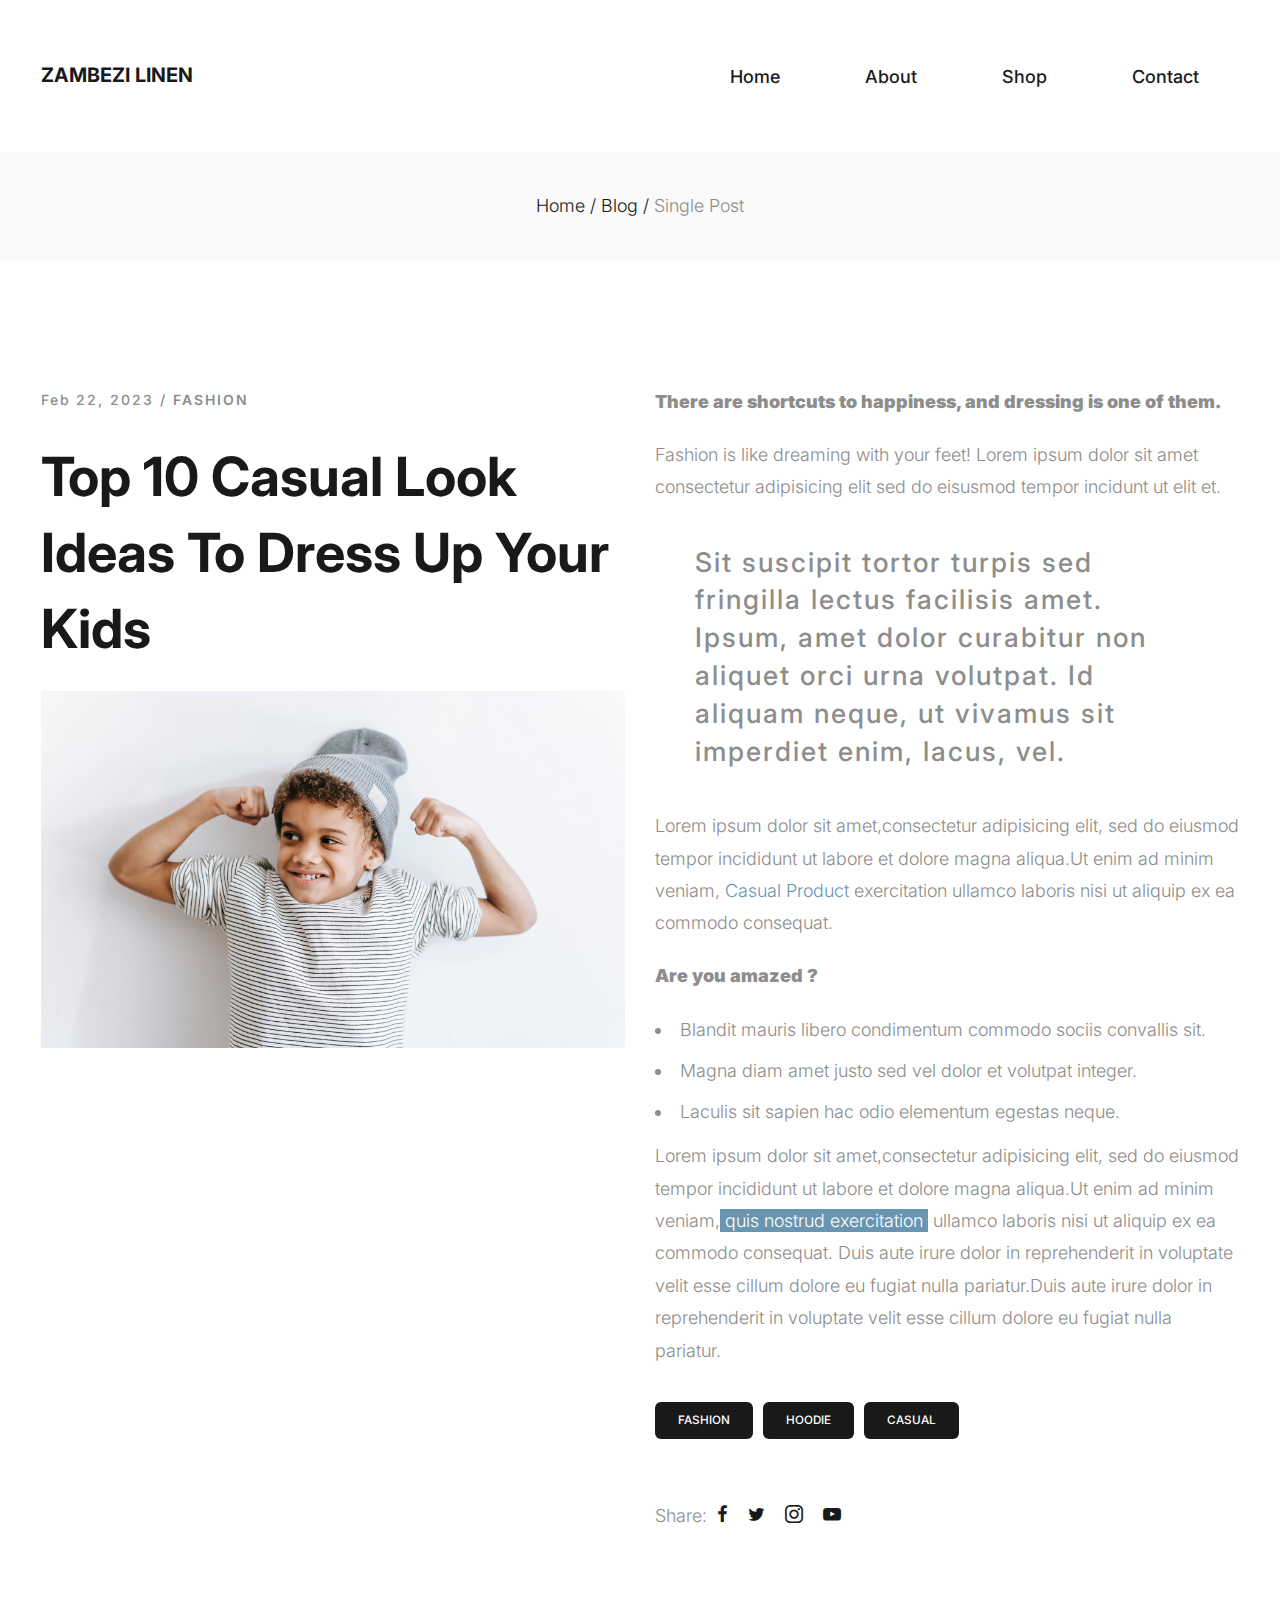
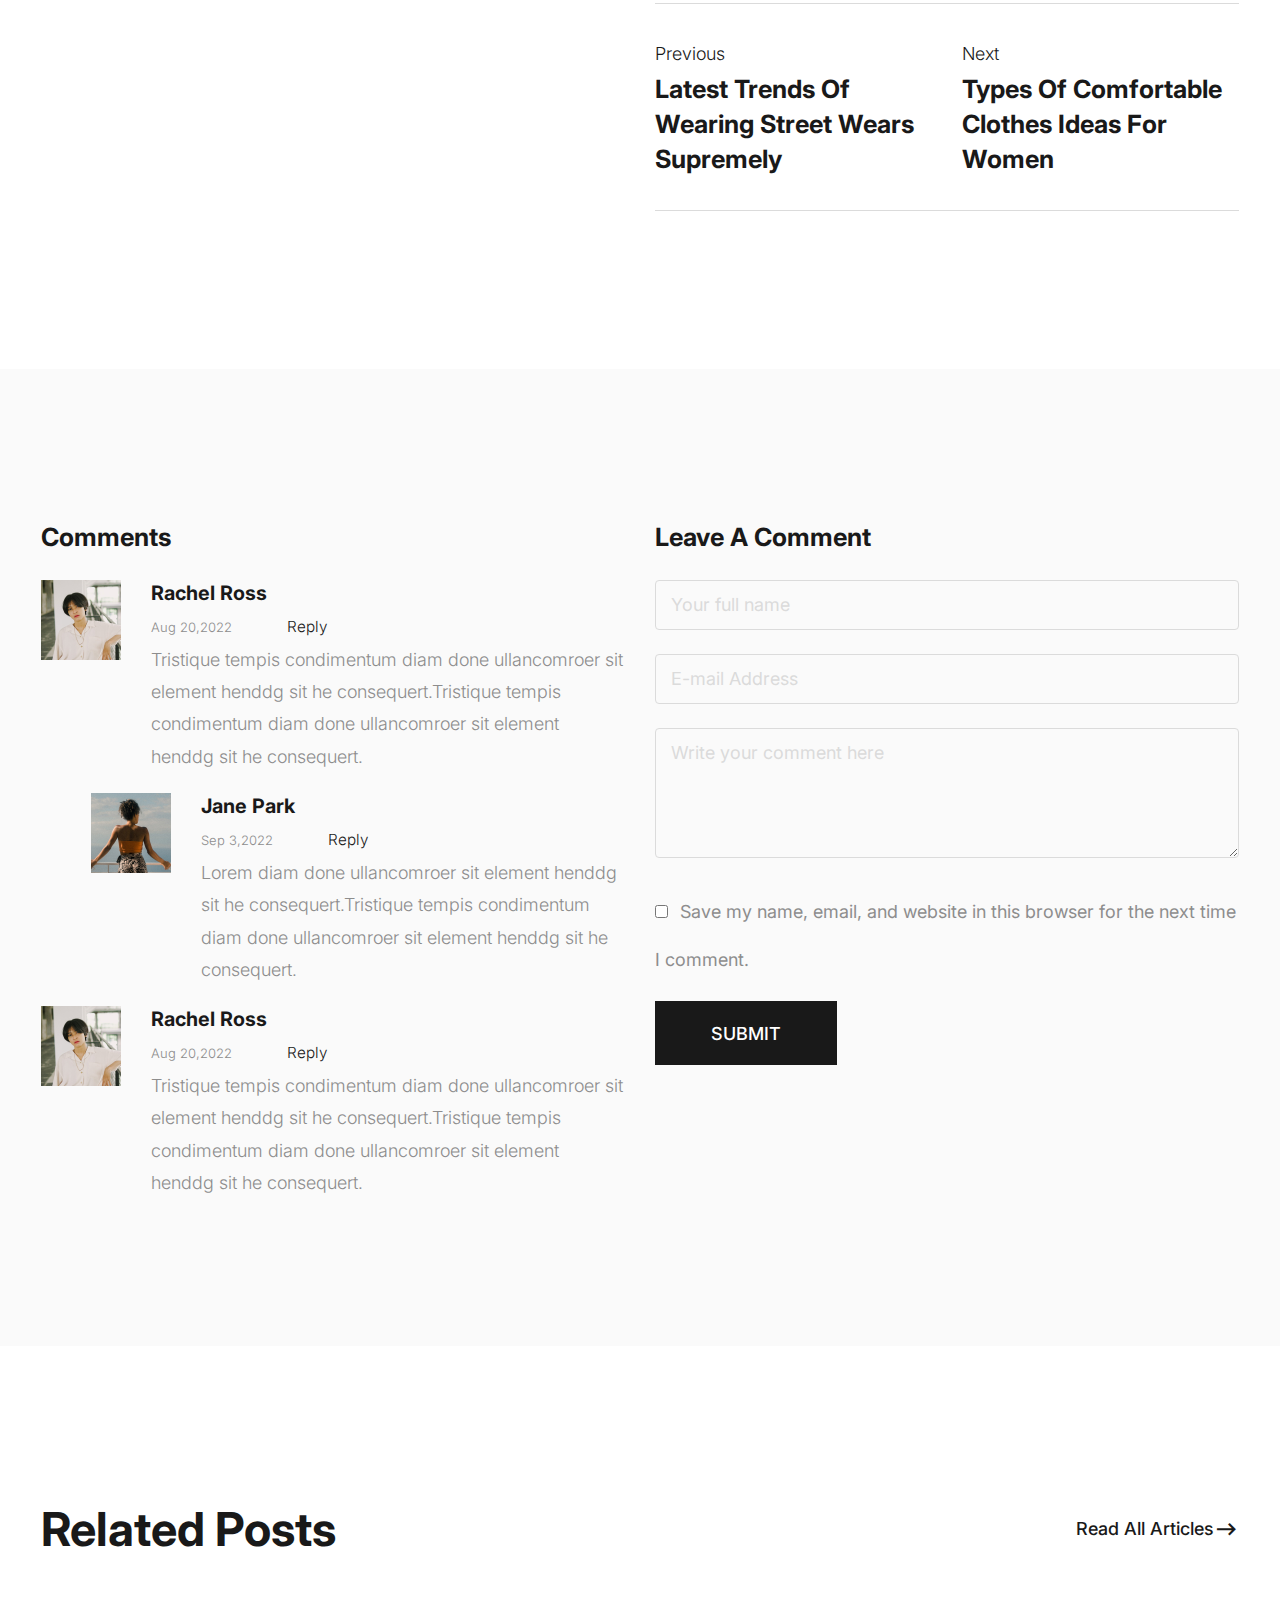
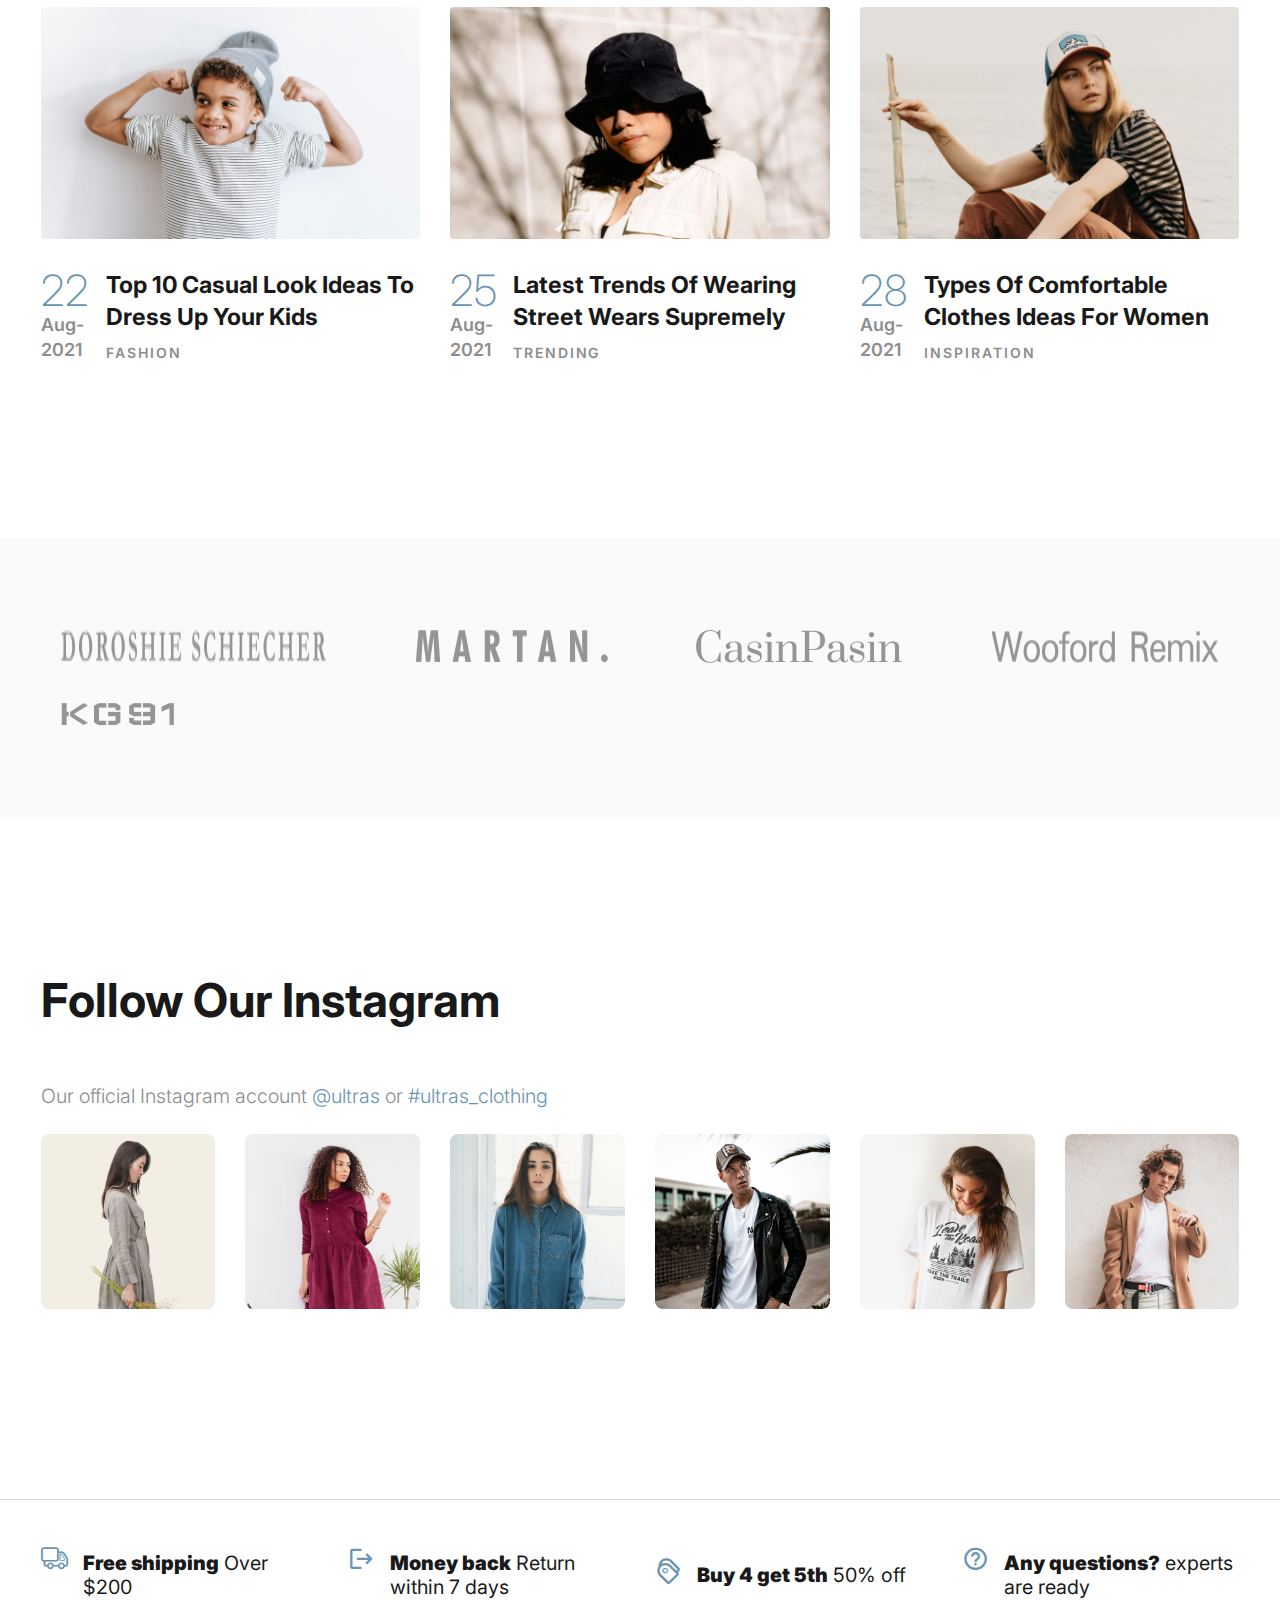
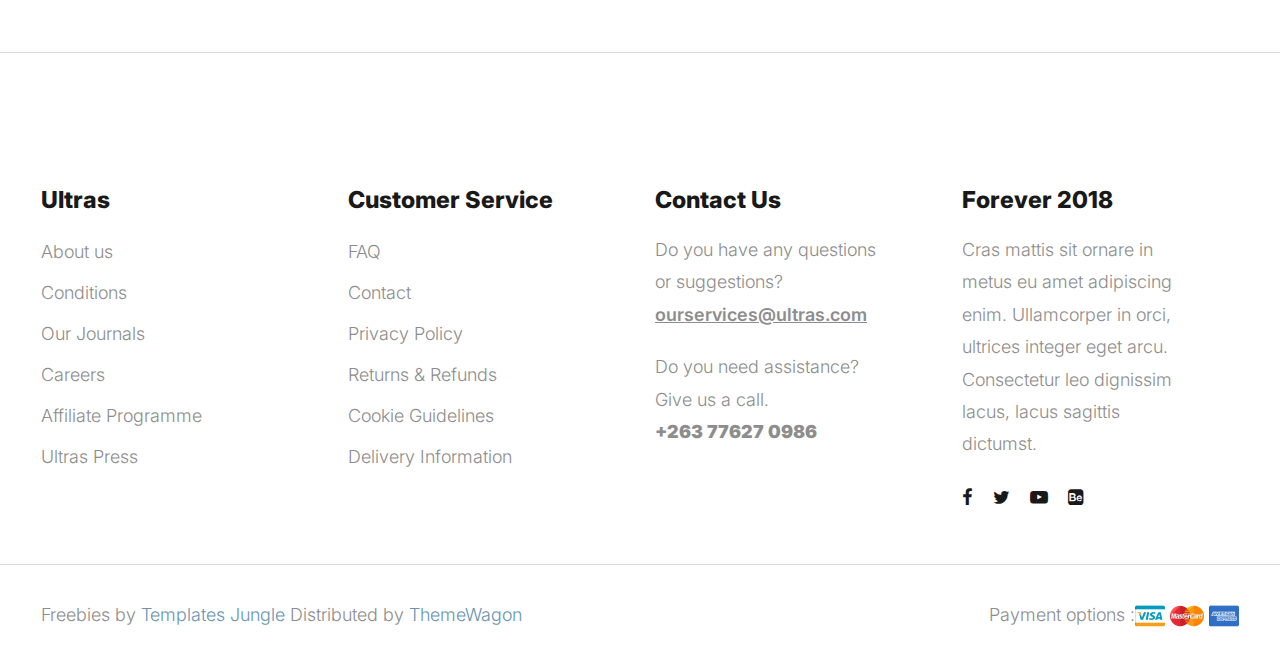
<file: single-post.html>
<!DOCTYPE html>
<html lang="en">

<head>
  <title>Ultras - Clothing Store eCommerce Store HTML Website Template</title>
  <meta charset="utf-8">
  <meta http-equiv="X-UA-Compatible" content="IE=edge">
  <meta name="viewport" content="width=device-width, initial-scale=1.0">
  <meta name="format-detection" content="telephone=no">
  <meta name="apple-mobile-web-app-capable" content="yes">
  <meta name="author" content="">
  <meta name="keywords" content="">
  <meta name="description" content="">
  <link rel="stylesheet" type="text/css" href="css/normalize.css">
  <link rel="stylesheet" type="text/css" href="icomoon/icomoon.css">
  <link rel="stylesheet" type="text/css" media="all"
    href="https://maxcdn.bootstrapcdn.com/font-awesome/4.7.0/css/font-awesome.min.css">
  <link rel="stylesheet" type="text/css" href="css/vendor.css">
  <link rel="stylesheet" type="text/css" href="style.css">
  <link rel="preconnect" href="https://fonts.googleapis.com">
  <link rel="preconnect" href="https://fonts.gstatic.com" crossorigin>
  <link href="https://fonts.googleapis.com/css2?family=Inter:wght@100;200;300;400;500;600;700;800;900&display=swap"
    rel="stylesheet">
  <!-- script
    ================================================== -->
  <script src="js/modernizr.js"></script>
</head>

<body>

  <div class="preloader-wrapper">
    <div class="preloader">
    </div>
  </div>

  <div class="search-popup">
    <div class="search-popup-container">

      <form role="search" method="get" class="search-form" action="">
        <input type="search" id="search-form" class="search-field" placeholder="Type and press enter" value=""
          name="s" />
        <button type="submit" class="search-submit"><a href="#"><i class="icon icon-search"></i></a></button>
      </form>

      <h5 class="cat-list-title">Browse Categories</h5>

      <ul class="cat-list">
        <li class="cat-list-item">
          <a href="shop.html" title="Men Jackets">Men Jackets</a>
        </li>
        <li class="cat-list-item">
          <a href="shop.html" title="Fashion">Fashion</a>
        </li>
        <li class="cat-list-item">
          <a href="shop.html" title="Casual Wears">Casual Wears</a>
        </li>
        <li class="cat-list-item">
          <a href="shop.html" title="Women">Women</a>
        </li>
        <li class="cat-list-item">
          <a href="shop.html" title="Trending">Trending</a>
        </li>
        <li class="cat-list-item">
          <a href="shop.html" title="Hoodie">Hoodie</a>
        </li>
        <li class="cat-list-item">
          <a href="shop.html" title="Kids">Kids</a>
        </li>
      </ul>
    </div>
  </div>
  <header id="header">
    <div id="header-wrap">
      <nav class="primary-nav padding-small">
        <div class="container">
          <div class="row d-flex align-items-center">
            <div class="col-lg-2 col-md-2">
              <div class="main-logo">
                <a href="index.html">
                  <h4>ZAMBEZI LINEN </h4>
                </a>
              </div>
            </div>
            <div class="col-lg-10 col-md-10">
              <div class="navbar">

                <div id="main-nav" class="stellarnav d-flex justify-content-end right">
                  <ul class="menu-list">

                    <li><a href="index.html" class="item-anchor">Home</a></li>

                    <li><a href="about.html" class="item-anchor" data-effect="About">About</a></li>

                    <li><a href="shop.html" class="item-anchor">Shop</a></li>

                    <!-- <li class="menu-item has-sub">
                        <a href="#" class="item-anchor d-flex align-item-center" data-effect="Pages">Pages<i class="icon icon-chevron-down"></i></a>
                        <ul class="submenu">
                          <li><a href="coming-soon.html" class="item-anchor">Coming soon<span class="text-primary"> (PRO)</span></a></li>
                          <li><a href="login.html" class="item-anchor">Login<span class="text-primary"> (PRO)</span></a></li>
                          <li><a href="faqs.html" class="item-anchor">FAQs<span class="text-primary"> (PRO)</span></a></li>
                          <li><a href="styles.html" class="item-anchor">Styles</a></li>
                          <li><a href="thank-you.html" class="item-anchor">Thankyou</a></li>
                          <li><a href="error.html" class="item-anchor">Error page<span class="text-primary"> (PRO)</span></a></li>
                        </ul>
                      </li> -->
                    <!-- 
                      <li class="menu-item has-sub">
                        <a href="blog.html" class="item-anchor d-flex align-item-center" data-effect="Blog">Blog<i class="icon icon-chevron-down"></i></a>
                        <ul class="submenu">
                          <li><a href="blog.html" class="item-anchor">Blog</a></li>
                          <li><a href="blog-sidebar.html" class="item-anchor">Blog with sidebar<span class="text-primary"> (PRO)</span></a></li>
                          <li><a href="blog-masonry.html" class="item-anchor">Blog masonry<span class="text-primary"> (PRO)</span></a></li>
                          <li><a href="single-post.html" class="item-anchor active">Single post</a></li>
                        </ul>
                      </li> -->

                    <li><a href="contact.html" class="item-anchor" data-effect="Contact">Contact</a></li>

                  </ul>
                </div>

              </div>
            </div>
          </div>
        </div>
      </nav>
    </div>
  </header>

  <section class="site-banner padding-small bg-light-grey">
    <div class="container">
      <div class="row">
        <div class="col-md-12">
          <div class="breadcrumbs">
            <span class="item">
              <a href="index.html">Home /</a>
            </span>
            <span class="item">
              <a href="blog.html">Blog /</a>
            </span>
            <span class="item">Single post</span>
          </div>
        </div>
      </div>
    </div>
  </section>

  <div class="main-content d-flex flex-wrap padding-large">
    <div class="container">
      <div class="row">
        <div class="col-md-6">
          <div class="post-meta">
            <span class="post-date">Feb 22, 2023</span> / <a href="blog.html" class="blog-categories">Fashion</a>
          </div>
          <h1 class="page-title">Top 10 Casual Look Ideas To Dress Up Your Kids</h1>
          <div class="feature-image">
            <img src="images/single-image2.jpg" alt="post image" class="jarallax-img">
          </div>
        </div>
        <div class="col-md-6">
          <div class="post-content">
            <p><strong>There are shortcuts to happiness, and dressing is one of them.</strong></p>
            <p>Fashion is like dreaming with your feet! Lorem ipsum dolor sit amet consectetur adipisicing elit sed do
              eisusmod tempor incidunt ut elit et.</p>
            <blockquote>Sit suscipit tortor turpis sed fringilla lectus facilisis amet. Ipsum, amet dolor curabitur non
              aliquet orci urna volutpat. Id aliquam neque, ut vivamus sit imperdiet enim, lacus, vel.</blockquote>
            <p>Lorem ipsum dolor sit amet,consectetur adipisicing elit, sed do eiusmod tempor incididunt ut labore et
              dolore magna aliqua.Ut enim ad minim veniam, <a href="single-product.html">Casual Product</a> exercitation
              ullamco laboris nisi ut aliquip ex ea commodo consequat.</p>
            <p>
              <strong>Are you amazed ?</strong>
            </p>
            <ul style="list-style-type:disc;" class="inner-list">
              <li>Blandit mauris libero condimentum commodo sociis convallis sit.</li>
              <li>Magna diam amet justo sed vel dolor et volutpat integer.</li>
              <li>Laculis sit sapien hac odio elementum egestas neque.</li>
            </ul>
            <p>Lorem ipsum dolor sit amet,consectetur adipisicing elit, sed do eiusmod tempor incididunt ut labore et
              dolore magna aliqua.Ut enim ad minim veniam,<span class="highlight">quis nostrud exercitation</span>
              ullamco laboris nisi ut aliquip ex ea commodo consequat. Duis aute irure dolor in reprehenderit in
              voluptate velit esse cillum dolore eu fugiat nulla pariatur.Duis aute irure dolor in reprehenderit in
              voluptate velit esse cillum dolore eu fugiat nulla pariatur.</p>
            <div class="post-tags">
              <div class="block-tag">
                <ul class="list-unstyled d-flex">
                  <li>
                    <a href="#" class="btn btn-dark btn-small btn-rounded">Fashion</a>
                  </li>
                  <li>
                    <a href="#" class="btn btn-dark btn-small btn-rounded">Hoodie</a>
                  </li>
                  <li>
                    <a href="#" class="btn btn-dark btn-small btn-rounded">Casual</a>
                  </li>
                </ul>
              </div>
            </div>
            <div class="social-links d-flex margin-small">
              <div class="element-title">Share:</div>
              <ul class="d-flex list-unstyled">
                <li>
                  <a href="#"><i class="icon icon-facebook"></i></a>
                </li>
                <li>
                  <a href="#"><i class="icon icon-twitter"></i></a>
                </li>
                <li>
                  <a href="#"><i class="icon icon-instagram"></i></a>
                </li>
                <li>
                  <a href="#"><i class="icon icon-youtube-play"></i></a>
                </li>
              </ul>
            </div>
          </div>
          <div id="single-post-navigation">
            <hr>
            <div class="row post-navigation d-flex flex-wrap align-items-center justify-content-between">
              <a itemprop="url" class="col-md-6 post-prev d-flex" href="#" title="Previous Post">
                <span>Previous</span>
                <h3 class="page-nav-title">Latest trends of wearing street wears supremely</h3>
              </a>
              <a itemprop="url" class="col-md-6 post-next d-flex" href="#" title="Next Post">
                <span>Next</span>
                <h3 class="page-nav-title">Types of comfortable clothes ideas for women</h3>
              </a>
            </div>
            <hr>
          </div>
        </div>
      </div>
    </div>
  </div>

  <section class="post-comment padding-large bg-light-grey">
    <div class="container">
      <div class="row">
        <div class="col-md-6">
          <div class="comments-wrap">
            <h3>Comments</h3>
            <div class="comment-list">
              <article class="d-flex">
                <img src="images/review-image1.jpg" alt="default" class="commentor-image">
                <div class="author-post">
                  <div class="comment-meta">
                    <h4 class="meta-name">Rachel Ross</h4>
                    <span class="meta-date">Aug 20,2022</span>
                    <small class="comments-reply">
                      <a href="#">
                        <i class="icon icon-reply"></i>Reply </a>
                    </small>
                  </div>
                  <p>Tristique tempis condimentum diam done ullancomroer sit element henddg sit he consequert.Tristique
                    tempis condimentum diam done ullancomroer sit element henddg sit he consequert.</p>
                </div>
              </article>
              <div class="child-comments">
                <article class="d-flex">
                  <img src="images/review-image2.jpg" alt="sara" class="commentor-image">
                  <div class="author-post">
                    <div class="comment-meta">
                      <h4 class="meta-name">Jane Park</h4>
                      <span class="meta-date">Sep 3,2022</span>
                      <small class="comments-reply">
                        <a href="#">
                          <i class="icon icon-reply"></i>Reply </a>
                      </small>
                    </div>
                    <p>Lorem diam done ullancomroer sit element henddg sit he consequert.Tristique tempis condimentum
                      diam done ullancomroer sit element henddg sit he consequert.</p>
                  </div>
                </article>
              </div>
              <article class="d-flex">
                <img src="images/review-image1.jpg" alt="default" class="commentor-image">
                <div class="author-post">
                  <div class="comment-meta">
                    <h4 class="meta-name">Rachel Ross</h4>
                    <span class="meta-date">Aug 20,2022</span>
                    <small class="comments-reply">
                      <a href="#">
                        <i class="icon icon-reply"></i>Reply </a>
                    </small>
                  </div>
                  <p>Tristique tempis condimentum diam done ullancomroer sit element henddg sit he consequert.Tristique
                    tempis condimentum diam done ullancomroer sit element henddg sit he consequert.</p>
                </div>
              </article>
            </div>
          </div>
        </div>
        <div class="col-md-6">
          <div class="comment-respond">
            <h3>Leave a Comment</h3>
            <form method="post" class="form-group">
              <input class="u-full-width" type="text" name="author" id="author" class="form-control"
                placeholder="Your full name">
              <input class="u-full-width" type="email" name="email" id="email" class="form-control"
                placeholder="E-mail Address">
              <textarea class="u-full-width" id="comment" class="form-control" name="comment"
                placeholder="Write your comment here" rows="20"></textarea>
              <label class="example-send-yourself-copy">
                <input type="checkbox">
                <span class="label-body">Save my name, email, and website in this browser for the next time I
                  comment.</span>
              </label>
              <button type="submit" name="submit" class="btn btn-dark btn-medium">Submit</button>
            </form>
          </div>
        </div>
      </div>
    </div>
  </section>

  <section id="latest-blog" class="padding-large">
    <div class="container">
      <div class="section-header d-flex flex-wrap align-items-center justify-content-between">
        <h2 class="section-title">Related Posts</h2>
        <div class="btn-wrap align-right">
          <a href="#" class="d-flex align-items-center">Read All Articles <i class="icon icon icon-arrow-io"></i>
          </a>
        </div>
      </div>
      <div class="row d-flex flex-wrap">
        <article class="col-md-4 post-item">
          <div class="image-holder zoom-effect">
            <a href="#">
              <img src="images/post-img1.jpg" alt="post" class="post-image">
            </a>
          </div>
          <div class="post-content d-flex">
            <div class="meta-date">
              <div class="meta-day text-primary">22</div>
              <div class="meta-month">Aug-2021</div>
            </div>
            <div class="post-header">
              <h3 class="post-title">
                <a href="#">top 10 casual look ideas to dress up your kids</a>
              </h3>
              <a href="blog.html" class="blog-categories">Fashion</a>
            </div>
          </div>
        </article>
        <article class="col-md-4 post-item">
          <div class="image-holder zoom-effect">
            <a href="#">
              <img src="images/post-img2.jpg" alt="post" class="post-image">
            </a>
          </div>
          <div class="post-content d-flex">
            <div class="meta-date">
              <div class="meta-day text-primary">25</div>
              <div class="meta-month">Aug-2021</div>
            </div>
            <div class="post-header">
              <h3 class="post-title">
                <a href="#">Latest trends of wearing street wears supremely</a>
              </h3>
              <a href="blog.html" class="blog-categories">Trending</a>
            </div>
          </div>
        </article>
        <article class="col-md-4 post-item">
          <div class="image-holder zoom-effect">
            <a href="#">
              <img src="images/post-img3.jpg" alt="post" class="post-image">
            </a>
          </div>
          <div class="post-content d-flex">
            <div class="meta-date">
              <div class="meta-day text-primary">28</div>
              <div class="meta-month">Aug-2021</div>
            </div>
            <div class="post-header">
              <h3 class="post-title">
                <a href="#">types of comfortable clothes ideas for women</a>
              </h3>
              <a href="blog.html" class="blog-categories">Inspiration</a>
            </div>
          </div>
        </article>
      </div>
    </div>
  </section>

  <section id="brand-collection" class="padding-medium bg-light-grey">
    <div class="container">
      <div class="d-flex flex-wrap justify-content-between">
        <img src="images/brand1.png" alt="phone" class="brand-image">
        <img src="images/brand2.png" alt="phone" class="brand-image">
        <img src="images/brand3.png" alt="phone" class="brand-image">
        <img src="images/brand4.png" alt="phone" class="brand-image">
        <img src="images/brand5.png" alt="phone" class="brand-image">
      </div>
    </div>
  </section>

  <section id="instagram" class="padding-large">
    <div class="container">
      <div class="section-header">
        <h2 class="section-title">Follow our instagram</h2>
      </div>
      <p>Our official Instagram account <a href="#">@ultras</a> or <a href="#">#ultras_clothing</a>
      </p>
      <div class="row d-flex flex-wrap justify-content-between">
        <div class="col-lg-2 col-md-4 col-sm-6">
          <figure class="zoom-effect">
            <img src="images/insta-image1.jpg" alt="instagram" class="insta-image">
            <i class="icon icon-instagram"></i>
          </figure>
        </div>
        <div class="col-lg-2 col-md-4 col-sm-6">
          <figure class="zoom-effect">
            <img src="images/insta-image2.jpg" alt="instagram" class="insta-image">
            <i class="icon icon-instagram"></i>
          </figure>
        </div>
        <div class="col-lg-2 col-md-4 col-sm-6">
          <figure class="zoom-effect">
            <img src="images/insta-image3.jpg" alt="instagram" class="insta-image">
            <i class="icon icon-instagram"></i>
          </figure>
        </div>
        <div class="col-lg-2 col-md-4 col-sm-6">
          <figure class="zoom-effect">
            <img src="images/insta-image4.jpg" alt="instagram" class="insta-image">
            <i class="icon icon-instagram"></i>
          </figure>
        </div>
        <div class="col-lg-2 col-md-4 col-sm-6">
          <figure class="zoom-effect">
            <img src="images/insta-image5.jpg" alt="instagram" class="insta-image">
            <i class="icon icon-instagram"></i>
          </figure>
        </div>
        <div class="col-lg-2 col-md-4 col-sm-6">
          <figure class="zoom-effect">
            <img src="images/insta-image6.jpg" alt="instagram" class="insta-image">
            <i class="icon icon-instagram"></i>
          </figure>
        </div>
      </div>
    </div>
  </section>

  <section id="shipping-information">
    <hr>
    <div class="container">
      <div class="row d-flex flex-wrap align-items-center justify-content-between">
        <div class="col-md-3 col-sm-6">
          <div class="icon-box">
            <i class="icon icon-truck"></i>
            <h4 class="block-title">
              <strong>Free shipping</strong> Over $200
            </h4>
          </div>
        </div>
        <div class="col-md-3 col-sm-6">
          <div class="icon-box">
            <i class="icon icon-return"></i>
            <h4 class="block-title">
              <strong>Money back</strong> Return within 7 days
            </h4>
          </div>
        </div>
        <div class="col-md-3 col-sm-6">
          <div class="icon-box">
            <i class="icon icon-tags1"></i>
            <h4 class="block-title">
              <strong>Buy 4 get 5th</strong> 50% off
            </h4>
          </div>
        </div>
        <div class="col-md-3 col-sm-6">
          <div class="icon-box">
            <i class="icon icon-help_outline"></i>
            <h4 class="block-title">
              <strong>Any questions?</strong> experts are ready
            </h4>
          </div>
        </div>
      </div>
    </div>
    <hr>
  </section>

  <footer id="footer">
    <div class="container">
      <div class="footer-menu-list">
        <div class="row d-flex flex-wrap justify-content-between">
          <div class="col-lg-3 col-md-6 col-sm-6">
            <div class="footer-menu">
              <h5 class="widget-title">Ultras</h5>
              <ul class="menu-list list-unstyled">
                <li class="menu-item">
                  <a href="about.html">About us</a>
                </li>
                <li class="menu-item">
                  <a href="#">Conditions </a>
                </li>
                <li class="menu-item">
                  <a href="blog.html">Our Journals</a>
                </li>
                <li class="menu-item">
                  <a href="#">Careers</a>
                </li>
                <li class="menu-item">
                  <a href="#">Affiliate Programme</a>
                </li>
                <li class="menu-item">
                  <a href="#">Ultras Press</a>
                </li>
              </ul>
            </div>
          </div>
          <div class="col-lg-3 col-md-6 col-sm-6">
            <div class="footer-menu">
              <h5 class="widget-title">Customer Service</h5>
              <ul class="menu-list list-unstyled">
                <li class="menu-item">
                  <a href="faqs.html">FAQ</a>
                </li>
                <li class="menu-item">
                  <a href="contact.html">Contact</a>
                </li>
                <li class="menu-item">
                  <a href="#">Privacy Policy</a>
                </li>
                <li class="menu-item">
                  <a href="#">Returns & Refunds</a>
                </li>
                <li class="menu-item">
                  <a href="#">Cookie Guidelines</a>
                </li>
                <li class="menu-item">
                  <a href="#">Delivery Information</a>
                </li>
              </ul>
            </div>
          </div>
          <div class="col-lg-3 col-md-6 col-sm-6">
            <div class="footer-menu">
              <h5 class="widget-title">Contact Us</h5>
              <p>Do you have any questions or suggestions? <a href="#" class="email">ourservices@ultras.com</a>
              </p>
              <p>Do you need assistance? Give us a call. <br>
                <strong>+263 77627 0986</strong>
              </p>
            </div>
          </div>
          <div class="col-lg-3 col-md-6 col-sm-6">
            <div class="footer-menu">
              <h5 class="widget-title">Forever 2018</h5>
              <p>Cras mattis sit ornare in metus eu amet adipiscing enim. Ullamcorper in orci, ultrices integer eget
                arcu. Consectetur leo dignissim lacus, lacus sagittis dictumst.</p>
              <div class="social-links">
                <ul class="d-flex list-unstyled">
                  <li>
                    <a href="#">
                      <i class="icon icon-facebook"></i>
                    </a>
                  </li>
                  <li>
                    <a href="#">
                      <i class="icon icon-twitter"></i>
                    </a>
                  </li>
                  <li>
                    <a href="#">
                      <i class="icon icon-youtube-play"></i>
                    </a>
                  </li>
                  <li>
                    <a href="#">
                      <i class="icon icon-behance-square"></i>
                    </a>
                  </li>
                </ul>
              </div>
            </div>
          </div>
        </div>
      </div>
    </div>
    <hr>
  </footer>

  <div id="footer-bottom">
    <div class="container">
      <div class="d-flex align-items-center flex-wrap justify-content-between">
        <div class="copyright">
          <p>Freebies by <a href="https://templatesjungle.com/">Templates Jungle</a> Distributed by <a
              href="https://themewagon.com">ThemeWagon</a>
          </p>
        </div>
        <div class="payment-method">
          <p>Payment options :</p>
          <div class="card-wrap">
            <img src="images/visa-icon.jpg" alt="visa">
            <img src="images/mastercard.png" alt="mastercard">
            <img src="images/american-express.jpg" alt="american-express">
          </div>
        </div>
      </div>
    </div>
  </div>

  <script src="js/jquery-1.11.0.min.js"></script>
  <script src="js/plugins.js"></script>
  <script src="js/script.js"></script>
</body>

</html>
</file>
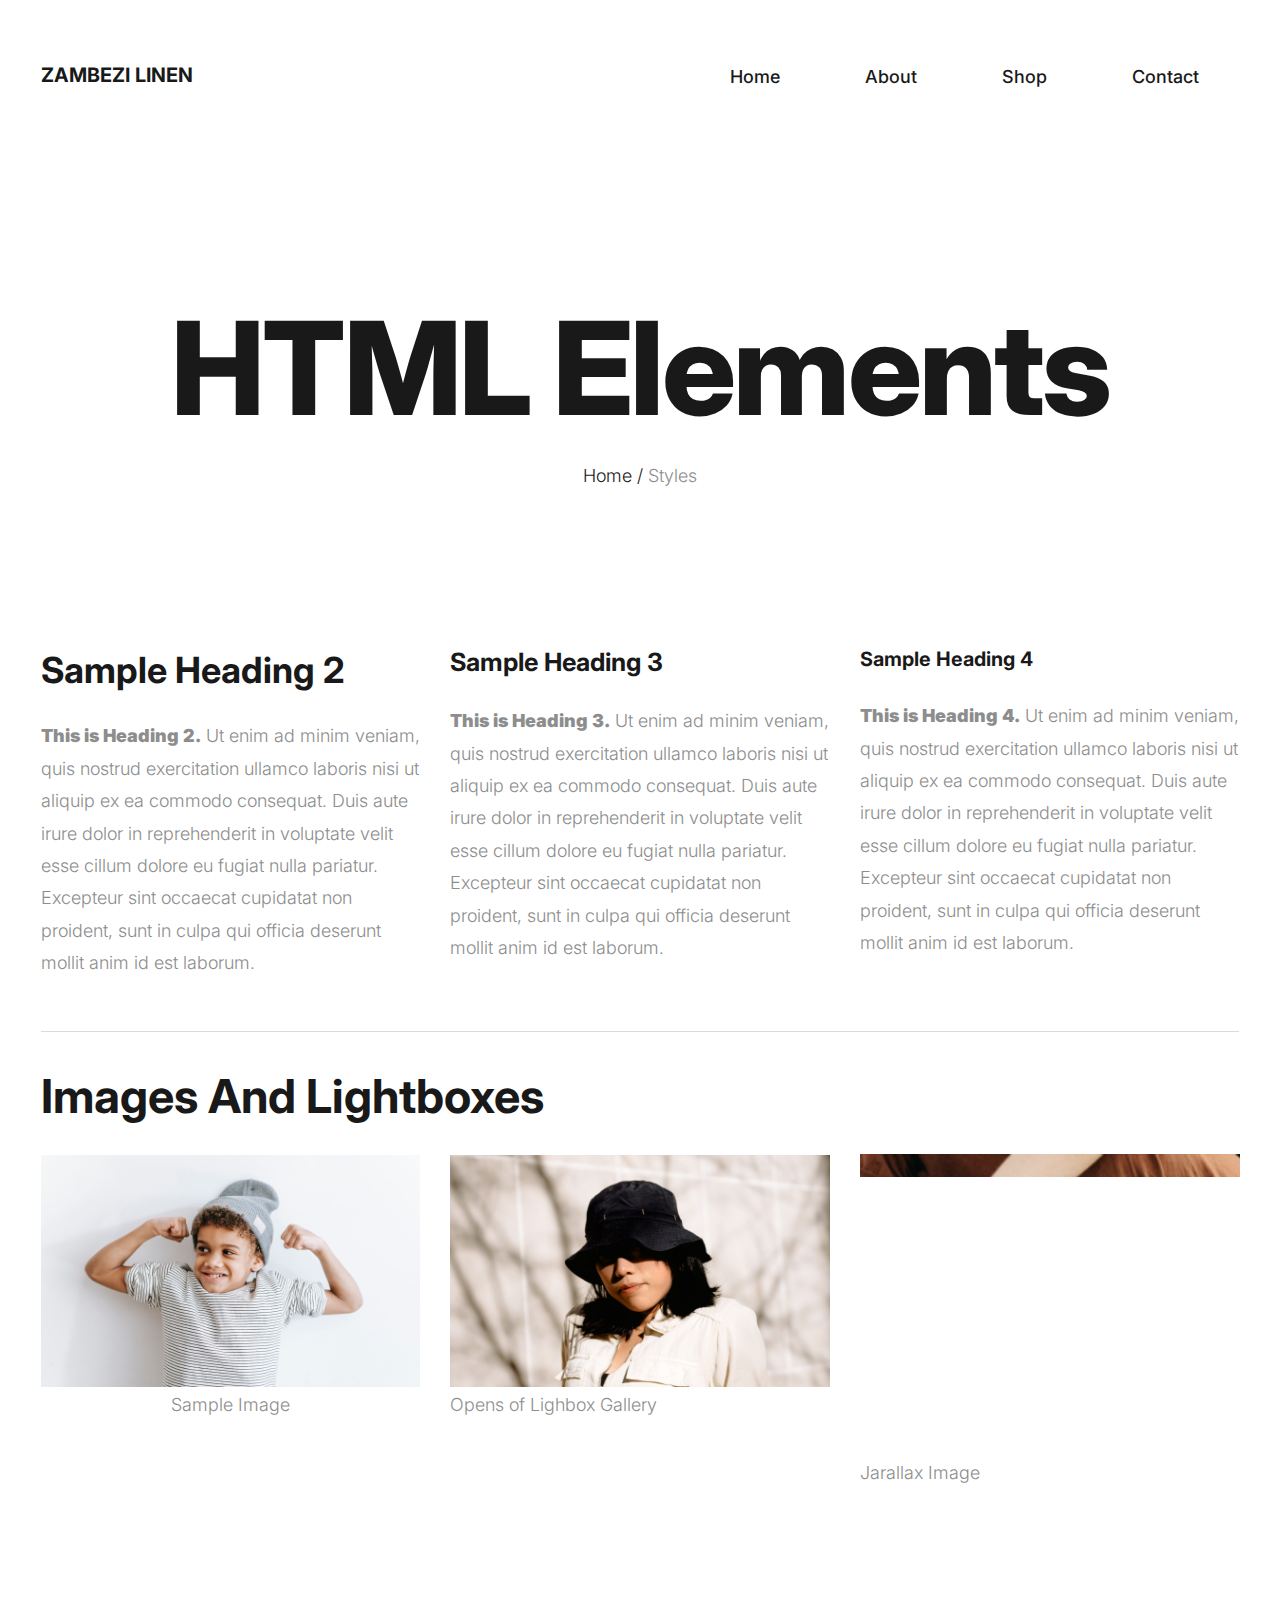
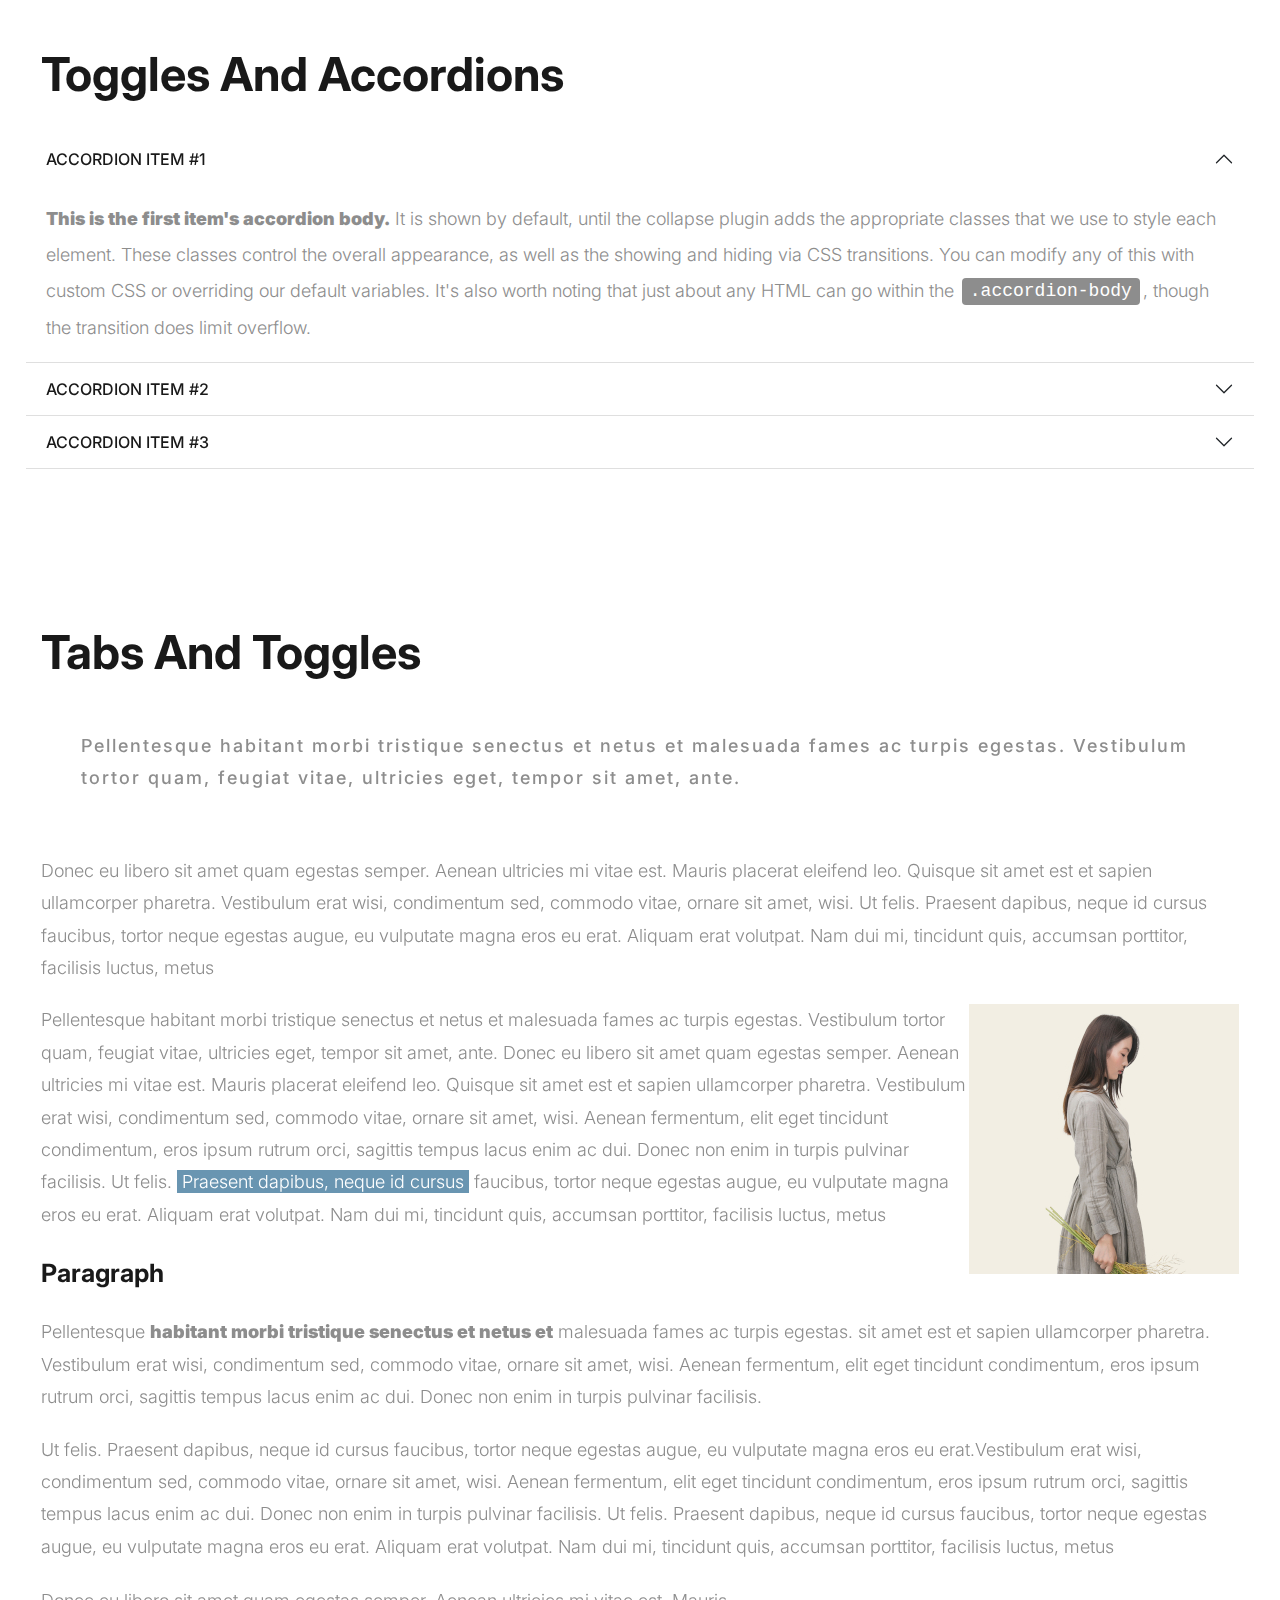
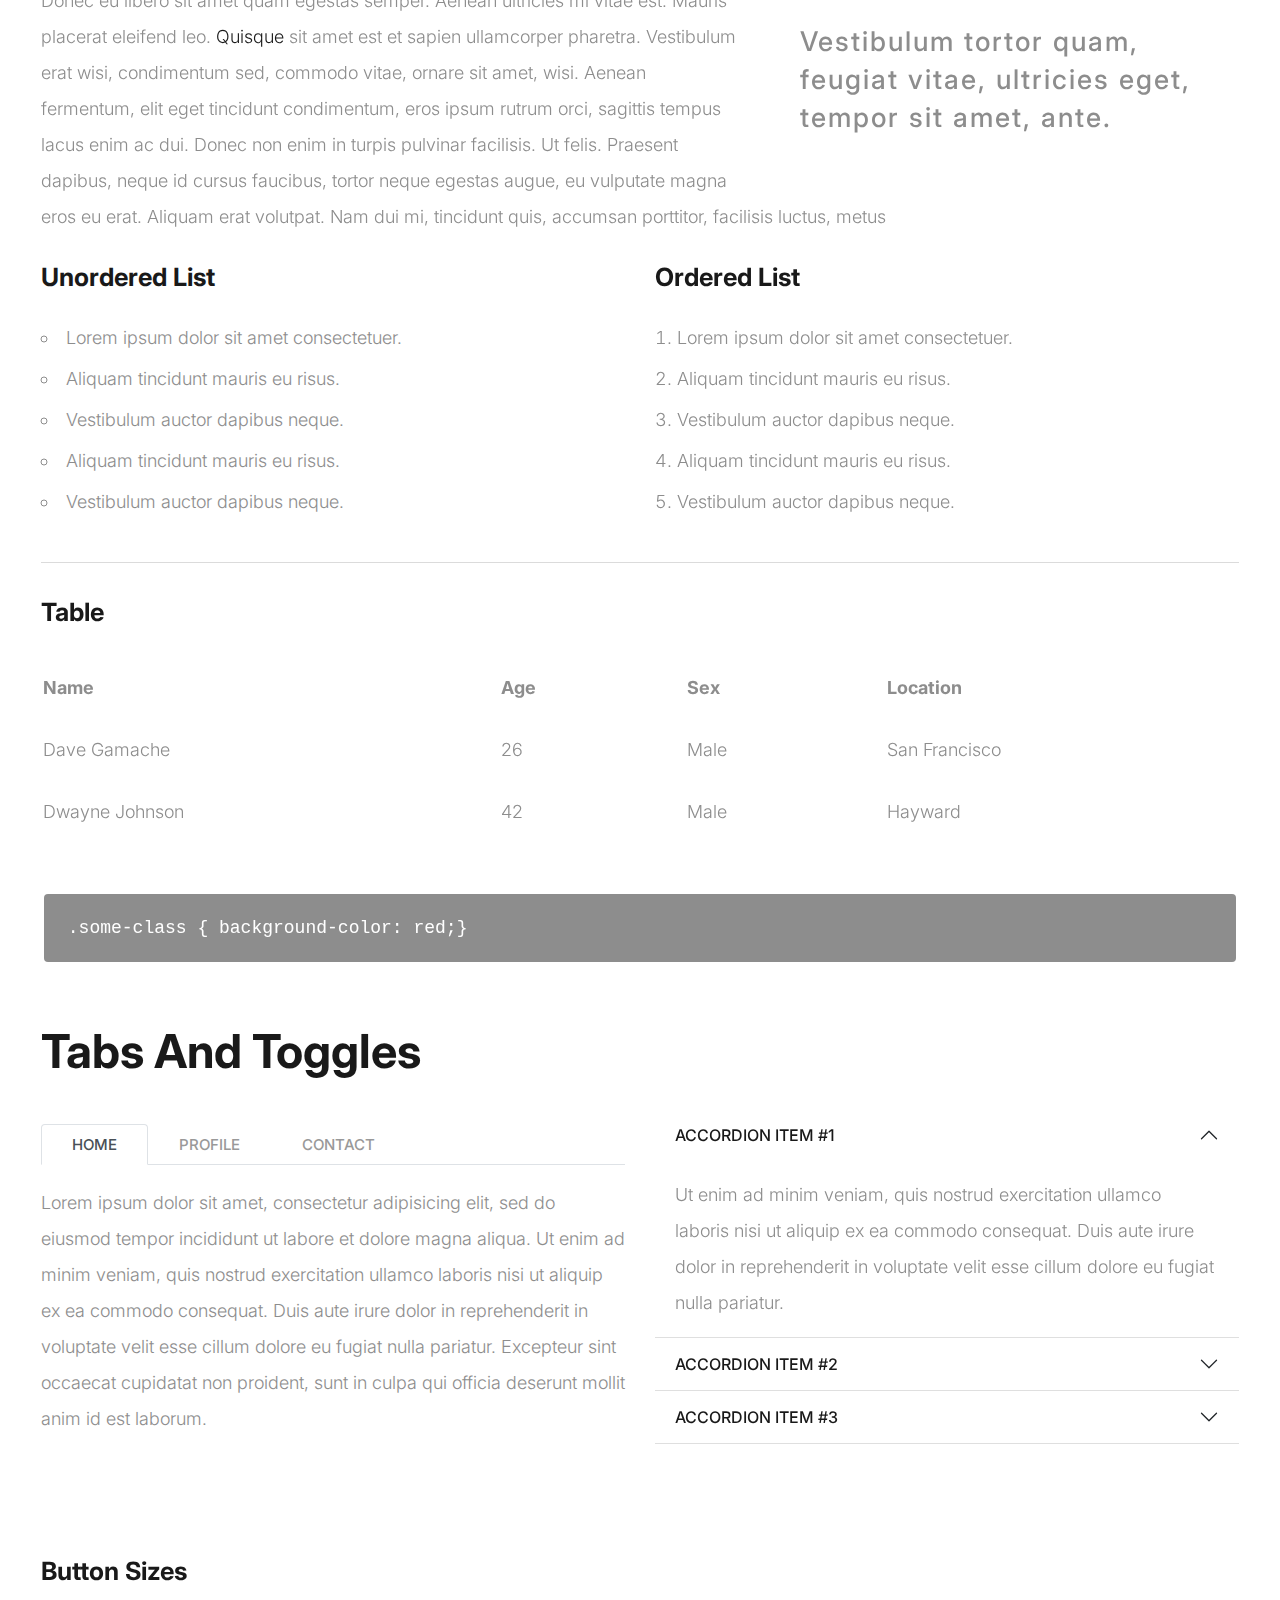
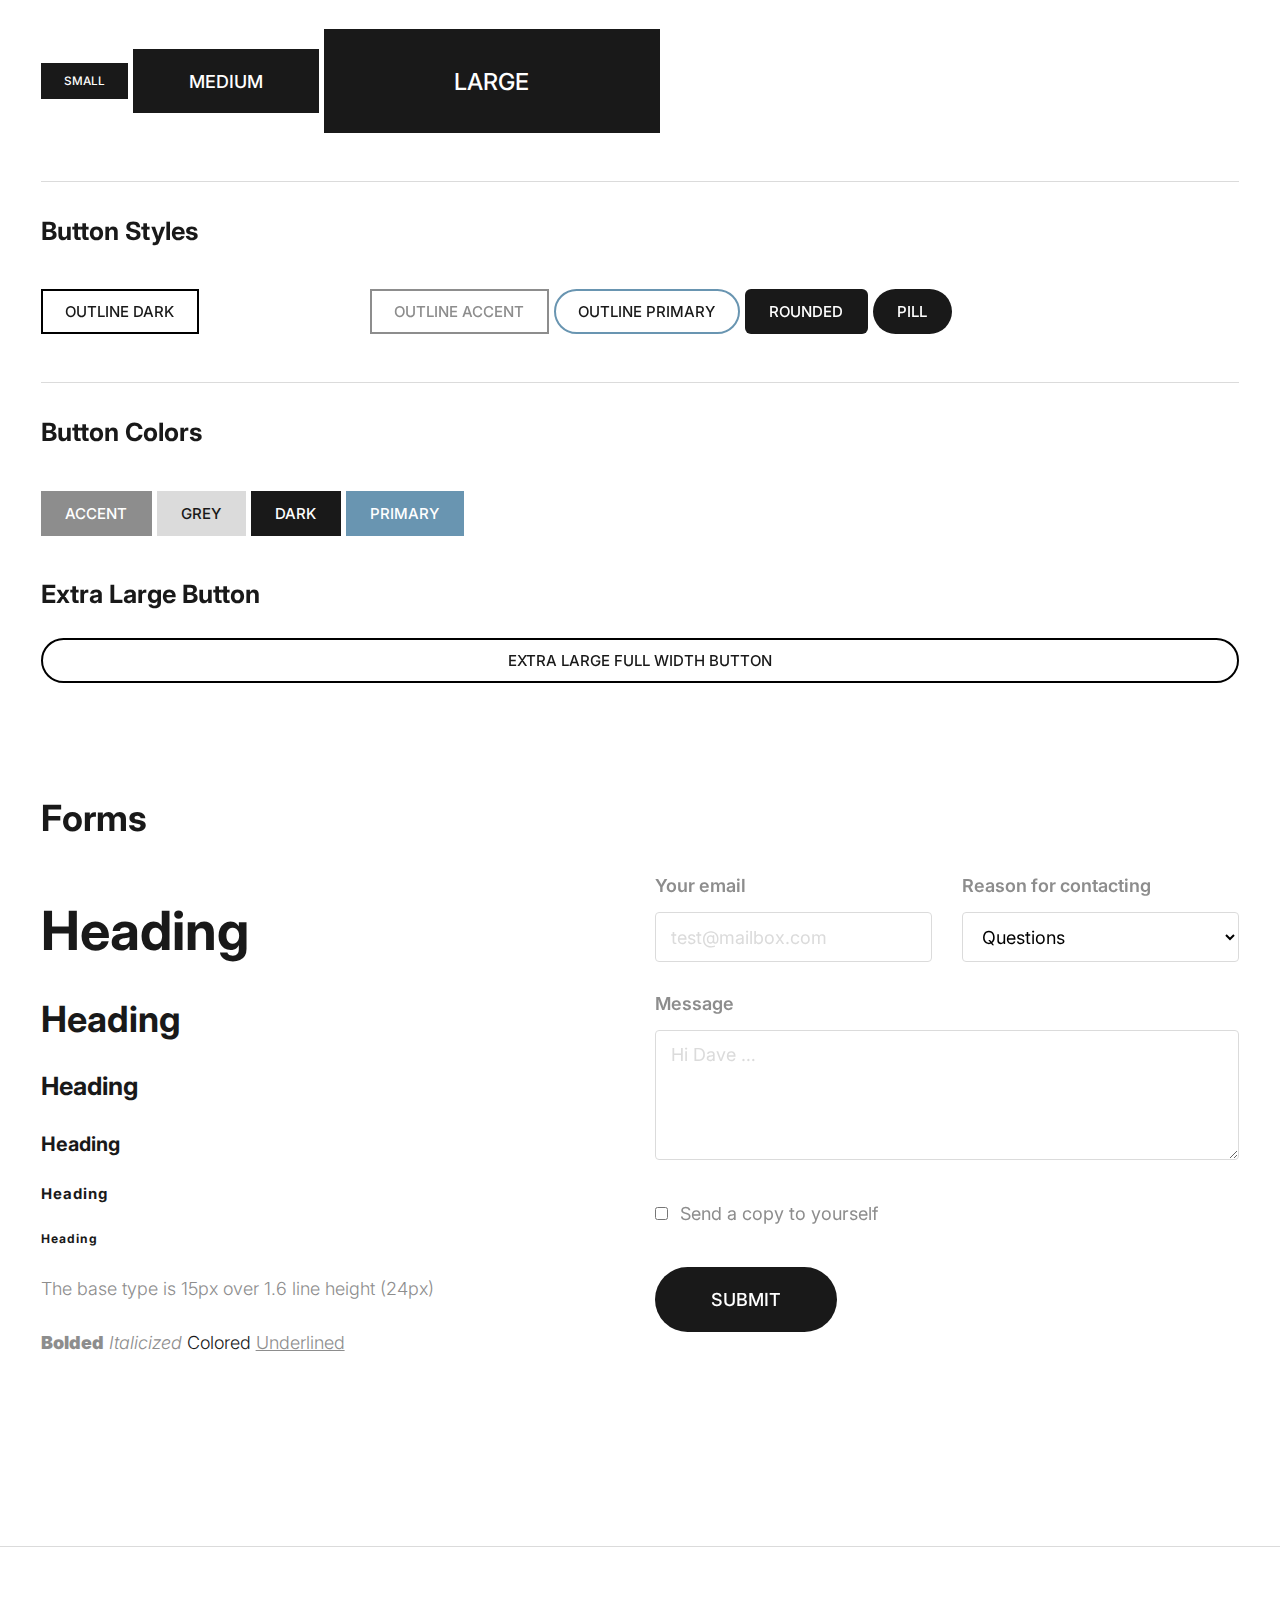
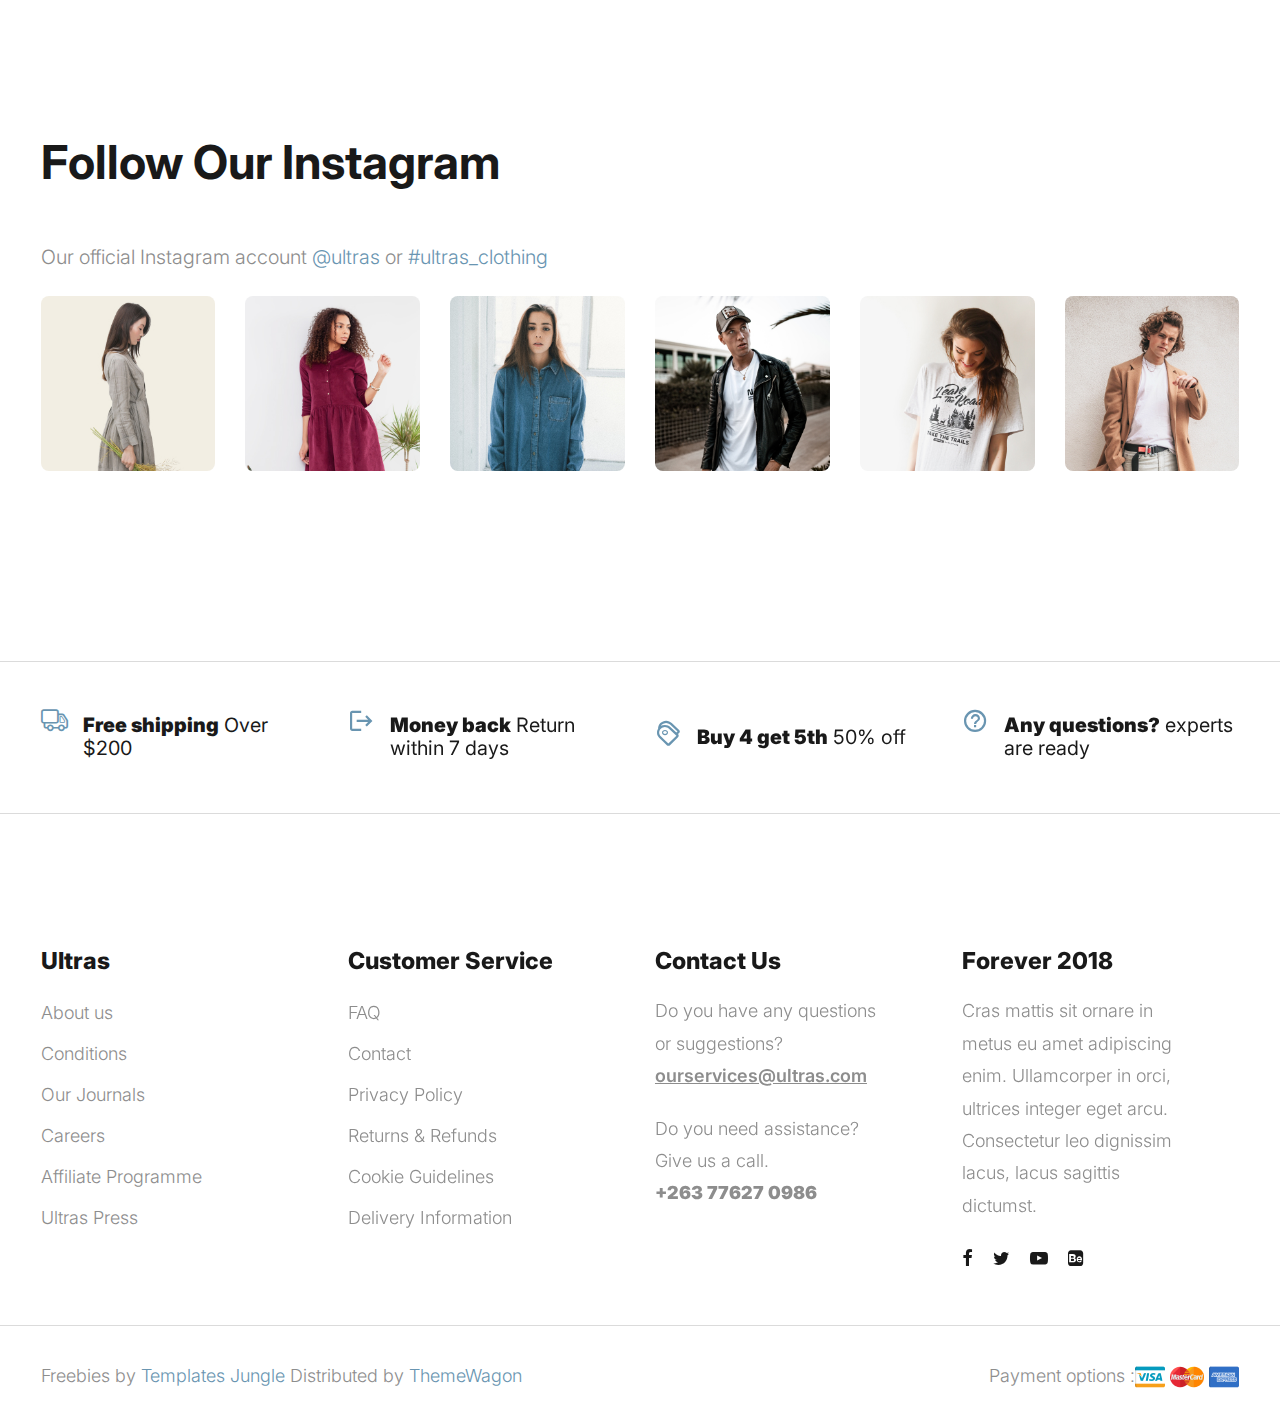
<file: styles.html>
<!DOCTYPE html>
<html lang="en">

<head>
  <title>Ultras - Clothing Store eCommerce Store HTML Website Template</title>
  <meta charset="utf-8">
  <meta http-equiv="X-UA-Compatible" content="IE=edge">
  <meta name="viewport" content="width=device-width, initial-scale=1.0">
  <meta name="format-detection" content="telephone=no">
  <meta name="apple-mobile-web-app-capable" content="yes">
  <meta name="author" content="">
  <meta name="keywords" content="">
  <meta name="description" content="">
  <link rel="stylesheet" type="text/css" href="css/normalize.css">
  <link rel="stylesheet" type="text/css" href="icomoon/icomoon.css">
  <link rel="stylesheet" type="text/css" media="all"
    href="https://maxcdn.bootstrapcdn.com/font-awesome/4.7.0/css/font-awesome.min.css">
  <link rel="stylesheet" type="text/css" href="css/vendor.css">
  <link rel="stylesheet" type="text/css" href="style.css">
  <link rel="preconnect" href="https://fonts.googleapis.com">
  <link rel="preconnect" href="https://fonts.gstatic.com" crossorigin>
  <link href="https://fonts.googleapis.com/css2?family=Inter:wght@100;200;300;400;500;600;700;800;900&display=swap"
    rel="stylesheet">
  <!-- script
    ================================================== -->
  <script src="js/modernizr.js"></script>
</head>

<body>

  <div class="preloader-wrapper">
    <div class="preloader">
    </div>
  </div>

  <div class="search-popup">
    <div class="search-popup-container">

      <form role="search" method="get" class="search-form" action="">
        <input type="search" id="search-form" class="search-field" placeholder="Type and press enter" value=""
          name="s" />
        <button type="submit" class="search-submit"><a href="#"><i class="icon icon-search"></i></a></button>
      </form>

      <h5 class="cat-list-title">Browse Categories</h5>

      <ul class="cat-list">
        <li class="cat-list-item">
          <a href="shop.html" title="Men Jackets">Men Jackets</a>
        </li>
        <li class="cat-list-item">
          <a href="shop.html" title="Fashion">Fashion</a>
        </li>
        <li class="cat-list-item">
          <a href="shop.html" title="Casual Wears">Casual Wears</a>
        </li>
        <li class="cat-list-item">
          <a href="shop.html" title="Women">Women</a>
        </li>
        <li class="cat-list-item">
          <a href="shop.html" title="Trending">Trending</a>
        </li>
        <li class="cat-list-item">
          <a href="shop.html" title="Hoodie">Hoodie</a>
        </li>
        <li class="cat-list-item">
          <a href="shop.html" title="Kids">Kids</a>
        </li>
      </ul>
    </div>
  </div>
  <header id="header">
    <div id="header-wrap">
      <nav class="primary-nav padding-small">
        <div class="container">
          <div class="row d-flex align-items-center">
            <div class="col-lg-2 col-md-2">
              <div class="main-logo">
                <a href="index.html">
                  <h4>ZAMBEZI LINEN </h4>
                </a>
              </div>
            </div>
            <div class="col-lg-10 col-md-10">
              <div class="navbar">

                <div id="main-nav" class="stellarnav d-flex justify-content-end right">
                  <ul class="menu-list">

                    <li><a href="index.html" class="item-anchor">Home</a></li>

                    <li><a href="about.html" class="item-anchor" data-effect="About">About</a></li>

                    <li><a href="shop.html" class="item-anchor">Shop</a></li>
                    <!-- 
                      <li class="menu-item has-sub">
                        <a href="#" class="item-anchor d-flex align-item-center" data-effect="Pages">Pages<i class="icon icon-chevron-down"></i></a>
                        <ul class="submenu">
                          <li><a href="coming-soon.html" class="item-anchor">Coming soon<span class="text-primary"> (PRO)</span></a></li>
                          <li><a href="login.html" class="item-anchor">Login<span class="text-primary"> (PRO)</span></a></li>
                          <li><a href="faqs.html" class="item-anchor">FAQs<span class="text-primary"> (PRO)</span></a></li>
                          <li><a href="styles.html" class="item-anchor active">Styles</a></li>
                          <li><a href="thank-you.html" class="item-anchor">Thankyou</a></li>
                          <li><a href="error.html" class="item-anchor">Error page<span class="text-primary"> (PRO)</span></a></li>
                        </ul>
                      </li> -->
                    <!-- 
                      <li class="menu-item has-sub">
                        <a href="blog.html" class="item-anchor d-flex align-item-center" data-effect="Blog">Blog<i class="icon icon-chevron-down"></i></a>
                        <ul class="submenu">
                          <li><a href="blog.html" class="item-anchor">Blog</a></li>
                          <li><a href="blog-sidebar.html" class="item-anchor">Blog with sidebar<span class="text-primary"> (PRO)</span></a></li>
                          <li><a href="blog-masonry.html" class="item-anchor">Blog masonry<span class="text-primary"> (PRO)</span></a></li>
                          <li><a href="single-post.html" class="item-anchor">Single post</a></li>
                        </ul>
                      </li> -->

                    <li><a href="contact.html" class="item-anchor" data-effect="Contact">Contact</a></li>

                  </ul>
                </div>

              </div>
            </div>
          </div>
        </div>
      </nav>
    </div>
  </header>

  <div class="site-banner">
    <div class="banner-content">
      <div class="container">
        <div class="row">
          <div class="col-md-12">
            <div class="breadcrumb-area padding-large">
              <h1 class="page-title">HTML Elements</h1>
              <div class="breadcum-items">
                <span class="item">
                  <a href="index.html">Home /</a>
                </span>
                <span class="item">Styles</span>
              </div>
            </div>
          </div>
        </div>
      </div>
    </div>
  </div>

  <section class="padding-large no-padding-top">
    <div class="container">
      <div class="row">
        <div class="col-md-4">
          <h2>Sample Heading 2</h2>
          <p><strong>This is Heading 2.</strong> Ut enim ad minim veniam, quis nostrud exercitation ullamco laboris nisi
            ut aliquip ex ea commodo consequat. Duis aute irure dolor in reprehenderit in voluptate velit esse cillum
            dolore eu fugiat nulla pariatur. Excepteur sint occaecat cupidatat non proident, sunt in culpa qui officia
            deserunt mollit anim id est laborum.</p>
        </div>
        <div class="col-md-4">
          <h3>Sample Heading 3</h3>
          <p><strong>This is Heading 3.</strong> Ut enim ad minim veniam, quis nostrud exercitation ullamco laboris nisi
            ut aliquip ex ea commodo consequat. Duis aute irure dolor in reprehenderit in voluptate velit esse cillum
            dolore eu fugiat nulla pariatur. Excepteur sint occaecat cupidatat non proident, sunt in culpa qui officia
            deserunt mollit anim id est laborum.</p>
        </div>
        <div class="col-md-4">
          <h4>Sample Heading 4</h4>
          <p><strong>This is Heading 4.</strong> Ut enim ad minim veniam, quis nostrud exercitation ullamco laboris nisi
            ut aliquip ex ea commodo consequat. Duis aute irure dolor in reprehenderit in voluptate velit esse cillum
            dolore eu fugiat nulla pariatur. Excepteur sint occaecat cupidatat non proident, sunt in culpa qui officia
            deserunt mollit anim id est laborum.</p>
        </div>
      </div>
      <div class="row">
        <div class="col-md-12">
          <hr>
          <h2 class="section-title">Images and Lightboxes</h2>
        </div>
      </div>
      <div class="row">
        <div class="col-md-4">
          <div class="post-image zoom-effect">
            <a href="#"><img src="images/post-img1.jpg"></a>
          </div>
          <div class="caption text-center">Sample Image</div>
        </div>
        <div class="col-md-4">
          <figure>
            <a href="images/post-img2.jpg" rel="gallery" title="Clothing is your personality"
              class="gallery cboxElement">
              <img src="images/post-img2.jpg" alt="Light Box">
            </a>
            <figcaption>Opens of Lighbox Gallery</figcaption>
          </figure>
        </div>
        <div class="col-md-4">
          <div class="jarallax min-height300">
            <img src="images/post-img3.jpg" alt="" class="jarallax-img">
          </div>
          <div class="caption">Jarallax Image</div>
        </div>
      </div>
    </div>
  </section>

  <section>
    <div class="container">
      <div class="row">
        <div class="col-md-12">
          <h2 class="section-title">Toggles and Accordions</h2>
        </div>
      </div>
      <div class="row">
        <div class="col">
          <div class="accordion" id="accordionExample">
            <div class="accordion-item">
              <h2 class="accordion-header" id="headingOne">
                <button class="accordion-button" type="button" data-bs-toggle="collapse" data-bs-target="#collapseOne"
                  aria-expanded="true" aria-controls="collapseOne"> Accordion Item #1 </button>
              </h2>
              <div id="collapseOne" class="accordion-collapse collapse show" aria-labelledby="headingOne">
                <div class="accordion-body">
                  <strong>This is the first item's accordion body.</strong> It is shown by default, until the collapse
                  plugin adds the appropriate classes that we use to style each element. These classes control the
                  overall appearance, as well as the showing and hiding via CSS transitions. You can modify any of this
                  with custom CSS or overriding our default variables. It's also worth noting that just about any HTML
                  can go within the <code>.accordion-body</code>, though the transition does limit overflow.
                </div>
              </div>
            </div>
            <div class="accordion-item">
              <h2 class="accordion-header" id="headingTwo">
                <button class="accordion-button collapsed" type="button" data-bs-toggle="collapse"
                  data-bs-target="#collapseTwo" aria-expanded="false" aria-controls="collapseTwo"> Accordion Item #2
                </button>
              </h2>
              <div id="collapseTwo" class="accordion-collapse collapse" aria-labelledby="headingTwo">
                <div class="accordion-body">
                  <strong>This is the second item's accordion body.</strong> It is hidden by default, until the collapse
                  plugin adds the appropriate classes that we use to style each element. These classes control the
                  overall appearance, as well as the showing and hiding via CSS transitions. You can modify any of this
                  with custom CSS or overriding our default variables. It's also worth noting that just about any HTML
                  can go within the <code>.accordion-body</code>, though the transition does limit overflow.
                </div>
              </div>
            </div>
            <div class="accordion-item">
              <h2 class="accordion-header" id="headingThree">
                <button class="accordion-button collapsed" type="button" data-bs-toggle="collapse"
                  data-bs-target="#collapseThree" aria-expanded="false" aria-controls="collapseThree"> Accordion Item #3
                </button>
              </h2>
              <div id="collapseThree" class="accordion-collapse collapse" aria-labelledby="headingThree">
                <div class="accordion-body">
                  <strong>This is the third item's accordion body.</strong> It is hidden by default, until the collapse
                  plugin adds the appropriate classes that we use to style each element. These classes control the
                  overall appearance, as well as the showing and hiding via CSS transitions. You can modify any of this
                  with custom CSS or overriding our default variables. It's also worth noting that just about any HTML
                  can go within the <code>.accordion-body</code>, though the transition does limit overflow.
                </div>
              </div>
            </div>
          </div>
        </div>
      </div>
    </div>
  </section>

  <section class="padding-large">
    <div class="container">
      <div class="row">
        <div class="col-md-12">
          <h2 class="section-title">Tabs and Toggles</h2>
        </div>
      </div>
      <div class="row">
        <div class="col-md-12">
          <blockquote>
            <p>Pellentesque habitant morbi tristique senectus et netus et malesuada fames ac turpis egestas. Vestibulum
              tortor quam, feugiat vitae, ultricies eget, tempor sit amet, ante.</p>
          </blockquote>
          <p> Donec eu libero sit amet quam egestas semper. Aenean ultricies mi vitae est. Mauris placerat eleifend leo.
            Quisque sit amet est et sapien ullamcorper pharetra. Vestibulum erat wisi, condimentum sed, commodo vitae,
            ornare sit amet, wisi. Ut felis. Praesent dapibus, neque id cursus faucibus, tortor neque egestas augue, eu
            vulputate magna eros eu erat. Aliquam erat volutpat. Nam dui mi, tincidunt quis, accumsan porttitor,
            facilisis luctus, metus</p>
          <figure class="align-right">
            <img src="images/insta-image1.jpg" alt="post">
          </figure>
          <p>
            <span class="dropcap">P</span>ellentesque habitant morbi tristique senectus et netus et malesuada fames ac
            turpis egestas. Vestibulum tortor quam, feugiat vitae, ultricies eget, tempor sit amet, ante. Donec eu
            libero sit amet quam egestas semper. Aenean ultricies mi vitae est. Mauris placerat eleifend leo. Quisque
            sit amet est et sapien ullamcorper pharetra. Vestibulum erat wisi, condimentum sed, commodo vitae, ornare
            sit amet, wisi. Aenean fermentum, elit eget tincidunt condimentum, eros ipsum rutrum orci, sagittis tempus
            lacus enim ac dui. Donec non enim in turpis pulvinar facilisis. Ut felis. <span class="highlight">Praesent
              dapibus, neque id cursus</span> faucibus, tortor neque egestas augue, eu vulputate magna eros eu erat.
            Aliquam erat volutpat. Nam dui mi, tincidunt quis, accumsan porttitor, facilisis luctus, metus
          </p>
          <h3>Paragraph</h3>
          <p>Pellentesque <strong>habitant morbi tristique senectus et netus et</strong> malesuada fames ac turpis
            egestas. sit amet est et sapien ullamcorper pharetra. Vestibulum erat wisi, condimentum sed, commodo vitae,
            ornare sit amet, wisi. Aenean fermentum, elit eget tincidunt condimentum, eros ipsum rutrum orci, sagittis
            tempus lacus enim ac dui. Donec non enim in turpis pulvinar facilisis. </p>
          <p>Ut felis. Praesent dapibus, neque id cursus faucibus, tortor neque egestas augue, eu vulputate magna eros
            eu erat.Vestibulum erat wisi, condimentum sed, commodo vitae, ornare sit amet, wisi. Aenean fermentum, elit
            eget tincidunt condimentum, eros ipsum rutrum orci, sagittis tempus lacus enim ac dui. Donec non enim in
            turpis pulvinar facilisis. Ut felis. Praesent dapibus, neque id cursus faucibus, tortor neque egestas augue,
            eu vulputate magna eros eu erat. Aliquam erat volutpat. Nam dui mi, tincidunt quis, accumsan porttitor,
            facilisis luctus, metus
          <blockquote class="pullquote-right">Vestibulum tortor quam, feugiat vitae, ultricies eget, tempor sit amet,
            ante.</blockquote> Donec eu libero sit amet quam egestas semper. Aenean ultricies mi vitae est. Mauris
          placerat eleifend leo. <a href="#">Quisque</a> sit amet est et sapien ullamcorper pharetra. Vestibulum erat
          wisi, condimentum sed, commodo vitae, ornare sit amet, wisi. Aenean fermentum, elit eget tincidunt
          condimentum, eros ipsum rutrum orci, sagittis tempus lacus enim ac dui. Donec non enim in turpis pulvinar
          facilisis. Ut felis. Praesent dapibus, neque id cursus faucibus, tortor neque egestas augue, eu vulputate
          magna eros eu erat. Aliquam erat volutpat. Nam dui mi, tincidunt quis, accumsan porttitor, facilisis luctus,
          metus </p>
        </div>
      </div>
      <div class="row">
        <div class="col-md-6">
          <h3>Unordered List</h3>
          <ul>
            <li>Lorem ipsum dolor sit amet consectetuer.</li>
            <li>Aliquam tincidunt mauris eu risus.</li>
            <li>Vestibulum auctor dapibus neque.</li>
            <li>Aliquam tincidunt mauris eu risus.</li>
            <li>Vestibulum auctor dapibus neque.</li>
          </ul>
        </div>
        <div class="col-md-6">
          <h3>Ordered List</h3>
          <ol>
            <li>Lorem ipsum dolor sit amet consectetuer.</li>
            <li>Aliquam tincidunt mauris eu risus.</li>
            <li>Vestibulum auctor dapibus neque.</li>
            <li>Aliquam tincidunt mauris eu risus.</li>
            <li>Vestibulum auctor dapibus neque.</li>
          </ol>
        </div>
      </div>
      <div class="row">
        <div class="col-md-12">
          <hr>
          <h3>Table</h3>
          <table class="u-full-width">
            <thead>
              <tr>
                <th>Name</th>
                <th>Age</th>
                <th>Sex</th>
                <th>Location</th>
              </tr>
            </thead>
            <tbody>
              <tr>
                <td>Dave Gamache</td>
                <td>26</td>
                <td>Male</td>
                <td>San Francisco</td>
              </tr>
              <tr>
                <td>Dwayne Johnson</td>
                <td>42</td>
                <td>Male</td>
                <td>Hayward</td>
              </tr>
            </tbody>
          </table>
        </div>
      </div>
      <div class="row">
        <div class="col-md-12">
          <pre><code>.some-class { background-color: red;}</code></pre>
        </div>
      </div>
      <div class="row">
        <div class="col-md-12">
          <h2 class="section-title">Tabs and Toggles</h2>
        </div>
      </div>
      <div class="row">
        <div class="col-md-6">
          <div class="bootstrap-tabs">
            <nav>
              <div class="nav nav-tabs" id="nav-tab" role="tablist">
                <button class="nav-link active" id="nav-home-tab" data-bs-toggle="tab" data-bs-target="#nav-home"
                  type="button" role="tab" aria-controls="nav-home" aria-selected="true">Home</button>
                <button class="nav-link" id="nav-profile-tab" data-bs-toggle="tab" data-bs-target="#nav-profile"
                  type="button" role="tab" aria-controls="nav-profile" aria-selected="false">Profile</button>
                <button class="nav-link" id="nav-contact-tab" data-bs-toggle="tab" data-bs-target="#nav-contact"
                  type="button" role="tab" aria-controls="nav-contact" aria-selected="false">Contact</button>
              </div>
            </nav>
            <div class="tab-content" id="nav-tabContent">
              <div class="tab-pane fade show active" id="nav-home" role="tabpanel" aria-labelledby="nav-home-tab">Lorem
                ipsum dolor sit amet, consectetur adipisicing elit, sed do eiusmod tempor incididunt ut labore et dolore
                magna aliqua. Ut enim ad minim veniam, quis nostrud exercitation ullamco laboris nisi ut aliquip ex ea
                commodo consequat. Duis aute irure dolor in reprehenderit in voluptate velit esse cillum dolore eu
                fugiat nulla pariatur. Excepteur sint occaecat cupidatat non proident, sunt in culpa qui officia
                deserunt mollit anim id est laborum.</div>
              <div class="tab-pane fade" id="nav-profile" role="tabpanel" aria-labelledby="nav-profile-tab">Duis aute
                irure dolor in reprehenderit in voluptate velit esse cillum dolore eu fugiat nulla pariatur. Excepteur
                sint occaecat cupidatat non proident, sunt in culpa qui officia deserunt mollit anim id est laborum.
                Excepteur sint occaecat cupidatat non proident, sunt in culpa qui officia deserunt mollit anim id est
                laborum.</div>
              <div class="tab-pane fade" id="nav-contact" role="tabpanel" aria-labelledby="nav-contact-tab">Ut enim ad
                minim veniam, quis nostrud exercitation ullamco laboris nisi ut aliquip ex ea commodo consequat. Duis
                aute irure dolor in reprehenderit in voluptate velit esse cillum dolore eu fugiat nulla pariatur. Ut
                enim ad minim veniam, quis nostrud exercitation ullamco laboris nisi ut aliquip ex ea commodo consequat.
                Duis aute irure dolor in reprehenderit in voluptate velit esse cillum dolore eu fugiat nulla pariatur.
              </div>
            </div>
          </div>
        </div>
        <div class="col-md-6">
          <div class="accordion" id="accordionExample2">
            <div class="accordion-item">
              <h2 class="accordion-header" id="headingOne">
                <button class="accordion-button" type="button" data-bs-toggle="collapse"
                  data-bs-target="#accordion-collapse1" aria-expanded="true" aria-controls="accordion-collapse1">
                  Accordion Item #1 </button>
              </h2>
              <div id="accordion-collapse1" class="accordion-collapse collapse show" aria-labelledby="headingOne"
                data-bs-parent="#accordionExample2">
                <div class="accordion-body"> Ut enim ad minim veniam, quis nostrud exercitation ullamco laboris nisi ut
                  aliquip ex ea commodo consequat. Duis aute irure dolor in reprehenderit in voluptate velit esse cillum
                  dolore eu fugiat nulla pariatur. </div>
              </div>
            </div>
            <div class="accordion-item">
              <h2 class="accordion-header" id="headingTwo">
                <button class="accordion-button collapsed" type="button" data-bs-toggle="collapse"
                  data-bs-target="#accordion-collapse2" aria-expanded="false" aria-controls="accordion-collapse2">
                  Accordion Item #2 </button>
              </h2>
              <div id="accordion-collapse2" class="accordion-collapse collapse" aria-labelledby="headingTwo"
                data-bs-parent="#accordionExample2">
                <div class="accordion-body"> Ut enim ad minim veniam, quis nostrud exercitation ullamco laboris nisi ut
                  aliquip ex ea commodo consequat. Duis aute irure dolor in reprehenderit in voluptate velit esse cillum
                  dolore eu fugiat nulla pariatur. </div>
              </div>
            </div>
            <div class="accordion-item">
              <h2 class="accordion-header" id="headingThree">
                <button class="accordion-button collapsed" type="button" data-bs-toggle="collapse"
                  data-bs-target="#accordion-collapse3" aria-expanded="false" aria-controls="accordion-collapse3">
                  Accordion Item #3 </button>
              </h2>
              <div id="accordion-collapse3" class="accordion-collapse collapse" aria-labelledby="headingThree"
                data-bs-parent="#accordionExample2">
                <div class="accordion-body"> Ut enim ad minim veniam, quis nostrud exercitation ullamco laboris nisi ut
                  aliquip ex ea commodo consequat. Duis aute irure dolor in reprehenderit in voluptate velit esse cillum
                  dolore eu fugiat nulla pariatur. </div>
              </div>
            </div>
          </div>
        </div>
      </div>
      <div class="row">
        <div class="col-md-12 padding-medium">
          <div class="button-area">
            <h3>Button Sizes</h3>
            <button type="button" class="btn btn-small">small</button>
            <button type="button" class="btn btn-medium">medium</button>
            <button type="button" class="btn btn-large">large</button>
            <hr>
            <h3>Button Styles</h3>
            <button type="button" class="btn btn-outline-dark">Outline Dark</button>
            <button type="button" class="btn btn-outline-light">Outline Light</button>
            <button type="button" class="btn btn-outline-accent">Outline Accent</button>
            <button type="button" class="btn btn-outline-primary btn-pill">Outline Primary</button>
            <button type="button" class="btn btn-rounded">Rounded</button>
            <button type="button" class="btn btn-pill">Pill</button>
            <hr>
            <h3>Button Colors</h3>
            <button type="button" class="btn btn-accent">Accent</button>
            <button type="button" class="btn btn-grey">Grey</button>
            <button type="button" class="btn btn-dark">Dark</button>
            <button type="button" class="btn btn-primary">Primary</button>
            <h3>Extra Large Button</h3>
            <button class="btn btn-outline-dark btn-pill btn-xlarge btn-full">Extra Large Full Width Button</button>
          </div>
        </div>
      </div>
      <div class="row">
        <div class="col-md-12">
          <h2>Forms</h2>
        </div>
      </div>
      <div class="row">
        <div class="col-md-6">
          <h1>Heading</h1>
          <h2>Heading</h2>
          <h3>Heading</h3>
          <h4>Heading</h4>
          <h5>Heading</h5>
          <h6>Heading</h6>
          <p>The base type is 15px over 1.6 line height (24px)</p>
          <strong>Bolded</strong>
          <em>Italicized</em>
          <a>Colored</a>
          <u>Underlined</u>
        </div>
        <div class="col-md-6">
          <form>
            <div class="row">
              <div class="col-md-6">
                <label for="exampleEmailInput">Your email</label>
                <input class="u-full-width" type="email" placeholder="test@mailbox.com" id="exampleEmailInput">
              </div>
              <div class="col-md-6">
                <label for="exampleRecipientInput">Reason for contacting</label>
                <select class="u-full-width" id="exampleRecipientInput">
                  <option value="Option 1">Questions</option>
                  <option value="Option 2">Admiration</option>
                  <option value="Option 3">Can I get your number?</option>
                </select>
              </div>
            </div>
            <label for="exampleMessage">Message</label>
            <textarea class="u-full-width" placeholder="Hi Dave …" id="exampleMessage"></textarea>
            <label class="example-send-yourself-copy">
              <input type="checkbox">
              <span class="label-body">Send a copy to yourself</span>
            </label>
            <input class="btn btn-medium btn-dark btn-pill" type="submit" value="Submit">
          </form>
        </div>
      </div>
    </div>
  </section>

  <hr>
  <section id="instagram" class="padding-large">
    <div class="container">
      <div class="section-header">
        <h2 class="section-title">Follow our instagram</h2>
      </div>
      <p>Our official Instagram account <a href="#">@ultras</a> or <a href="#">#ultras_clothing</a>
      </p>
      <div class="row d-flex flex-wrap justify-content-between">
        <div class="col-lg-2 col-md-4 col-sm-6">
          <figure class="zoom-effect">
            <img src="images/insta-image1.jpg" alt="instagram" class="insta-image">
            <i class="icon icon-instagram"></i>
          </figure>
        </div>
        <div class="col-lg-2 col-md-4 col-sm-6">
          <figure class="zoom-effect">
            <img src="images/insta-image2.jpg" alt="instagram" class="insta-image">
            <i class="icon icon-instagram"></i>
          </figure>
        </div>
        <div class="col-lg-2 col-md-4 col-sm-6">
          <figure class="zoom-effect">
            <img src="images/insta-image3.jpg" alt="instagram" class="insta-image">
            <i class="icon icon-instagram"></i>
          </figure>
        </div>
        <div class="col-lg-2 col-md-4 col-sm-6">
          <figure class="zoom-effect">
            <img src="images/insta-image4.jpg" alt="instagram" class="insta-image">
            <i class="icon icon-instagram"></i>
          </figure>
        </div>
        <div class="col-lg-2 col-md-4 col-sm-6">
          <figure class="zoom-effect">
            <img src="images/insta-image5.jpg" alt="instagram" class="insta-image">
            <i class="icon icon-instagram"></i>
          </figure>
        </div>
        <div class="col-lg-2 col-md-4 col-sm-6">
          <figure class="zoom-effect">
            <img src="images/insta-image6.jpg" alt="instagram" class="insta-image">
            <i class="icon icon-instagram"></i>
          </figure>
        </div>
      </div>
    </div>
  </section>

  <section id="shipping-information">
    <hr>
    <div class="container">
      <div class="row d-flex flex-wrap align-items-center justify-content-between">
        <div class="col-md-3 col-sm-6">
          <div class="icon-box">
            <i class="icon icon-truck"></i>
            <h4 class="block-title">
              <strong>Free shipping</strong> Over $200
            </h4>
          </div>
        </div>
        <div class="col-md-3 col-sm-6">
          <div class="icon-box">
            <i class="icon icon-return"></i>
            <h4 class="block-title">
              <strong>Money back</strong> Return within 7 days
            </h4>
          </div>
        </div>
        <div class="col-md-3 col-sm-6">
          <div class="icon-box">
            <i class="icon icon-tags1"></i>
            <h4 class="block-title">
              <strong>Buy 4 get 5th</strong> 50% off
            </h4>
          </div>
        </div>
        <div class="col-md-3 col-sm-6">
          <div class="icon-box">
            <i class="icon icon-help_outline"></i>
            <h4 class="block-title">
              <strong>Any questions?</strong> experts are ready
            </h4>
          </div>
        </div>
      </div>
    </div>
    <hr>
  </section>

  <footer id="footer">
    <div class="container">
      <div class="footer-menu-list">
        <div class="row d-flex flex-wrap justify-content-between">
          <div class="col-lg-3 col-md-6 col-sm-6">
            <div class="footer-menu">
              <h5 class="widget-title">Ultras</h5>
              <ul class="menu-list list-unstyled">
                <li class="menu-item">
                  <a href="about.html">About us</a>
                </li>
                <li class="menu-item">
                  <a href="#">Conditions </a>
                </li>
                <li class="menu-item">
                  <a href="blog.html">Our Journals</a>
                </li>
                <li class="menu-item">
                  <a href="#">Careers</a>
                </li>
                <li class="menu-item">
                  <a href="#">Affiliate Programme</a>
                </li>
                <li class="menu-item">
                  <a href="#">Ultras Press</a>
                </li>
              </ul>
            </div>
          </div>
          <div class="col-lg-3 col-md-6 col-sm-6">
            <div class="footer-menu">
              <h5 class="widget-title">Customer Service</h5>
              <ul class="menu-list list-unstyled">
                <li class="menu-item">
                  <a href="faqs.html">FAQ</a>
                </li>
                <li class="menu-item">
                  <a href="contact.html">Contact</a>
                </li>
                <li class="menu-item">
                  <a href="#">Privacy Policy</a>
                </li>
                <li class="menu-item">
                  <a href="#">Returns & Refunds</a>
                </li>
                <li class="menu-item">
                  <a href="#">Cookie Guidelines</a>
                </li>
                <li class="menu-item">
                  <a href="#">Delivery Information</a>
                </li>
              </ul>
            </div>
          </div>
          <div class="col-lg-3 col-md-6 col-sm-6">
            <div class="footer-menu">
              <h5 class="widget-title">Contact Us</h5>
              <p>Do you have any questions or suggestions? <a href="#" class="email">ourservices@ultras.com</a>
              </p>
              <p>Do you need assistance? Give us a call. <br>
                <strong>+263 77627 0986</strong>
              </p>
            </div>
          </div>
          <div class="col-lg-3 col-md-6 col-sm-6">
            <div class="footer-menu">
              <h5 class="widget-title">Forever 2018</h5>
              <p>Cras mattis sit ornare in metus eu amet adipiscing enim. Ullamcorper in orci, ultrices integer eget
                arcu. Consectetur leo dignissim lacus, lacus sagittis dictumst.</p>
              <div class="social-links">
                <ul class="d-flex list-unstyled">
                  <li>
                    <a href="#">
                      <i class="icon icon-facebook"></i>
                    </a>
                  </li>
                  <li>
                    <a href="#">
                      <i class="icon icon-twitter"></i>
                    </a>
                  </li>
                  <li>
                    <a href="#">
                      <i class="icon icon-youtube-play"></i>
                    </a>
                  </li>
                  <li>
                    <a href="#">
                      <i class="icon icon-behance-square"></i>
                    </a>
                  </li>
                </ul>
              </div>
            </div>
          </div>
        </div>
      </div>
    </div>
    <hr>
  </footer>

  <div id="footer-bottom">
    <div class="container">
      <div class="d-flex align-items-center flex-wrap justify-content-between">
        <div class="copyright">
          <p>Freebies by <a href="https://templatesjungle.com/">Templates Jungle</a> Distributed by <a
              href="https://themewagon.com">ThemeWagon</a>
          </p>
        </div>
        <div class="payment-method">
          <p>Payment options :</p>
          <div class="card-wrap">
            <img src="images/visa-icon.jpg" alt="visa">
            <img src="images/mastercard.png" alt="mastercard">
            <img src="images/american-express.jpg" alt="american-express">
          </div>
        </div>
      </div>
    </div>
  </div>

  <script src="js/jquery-1.11.0.min.js"></script>
  <script src="js/plugins.js"></script>
  <script src="js/script.js"></script>
</body>

</html>
</file>
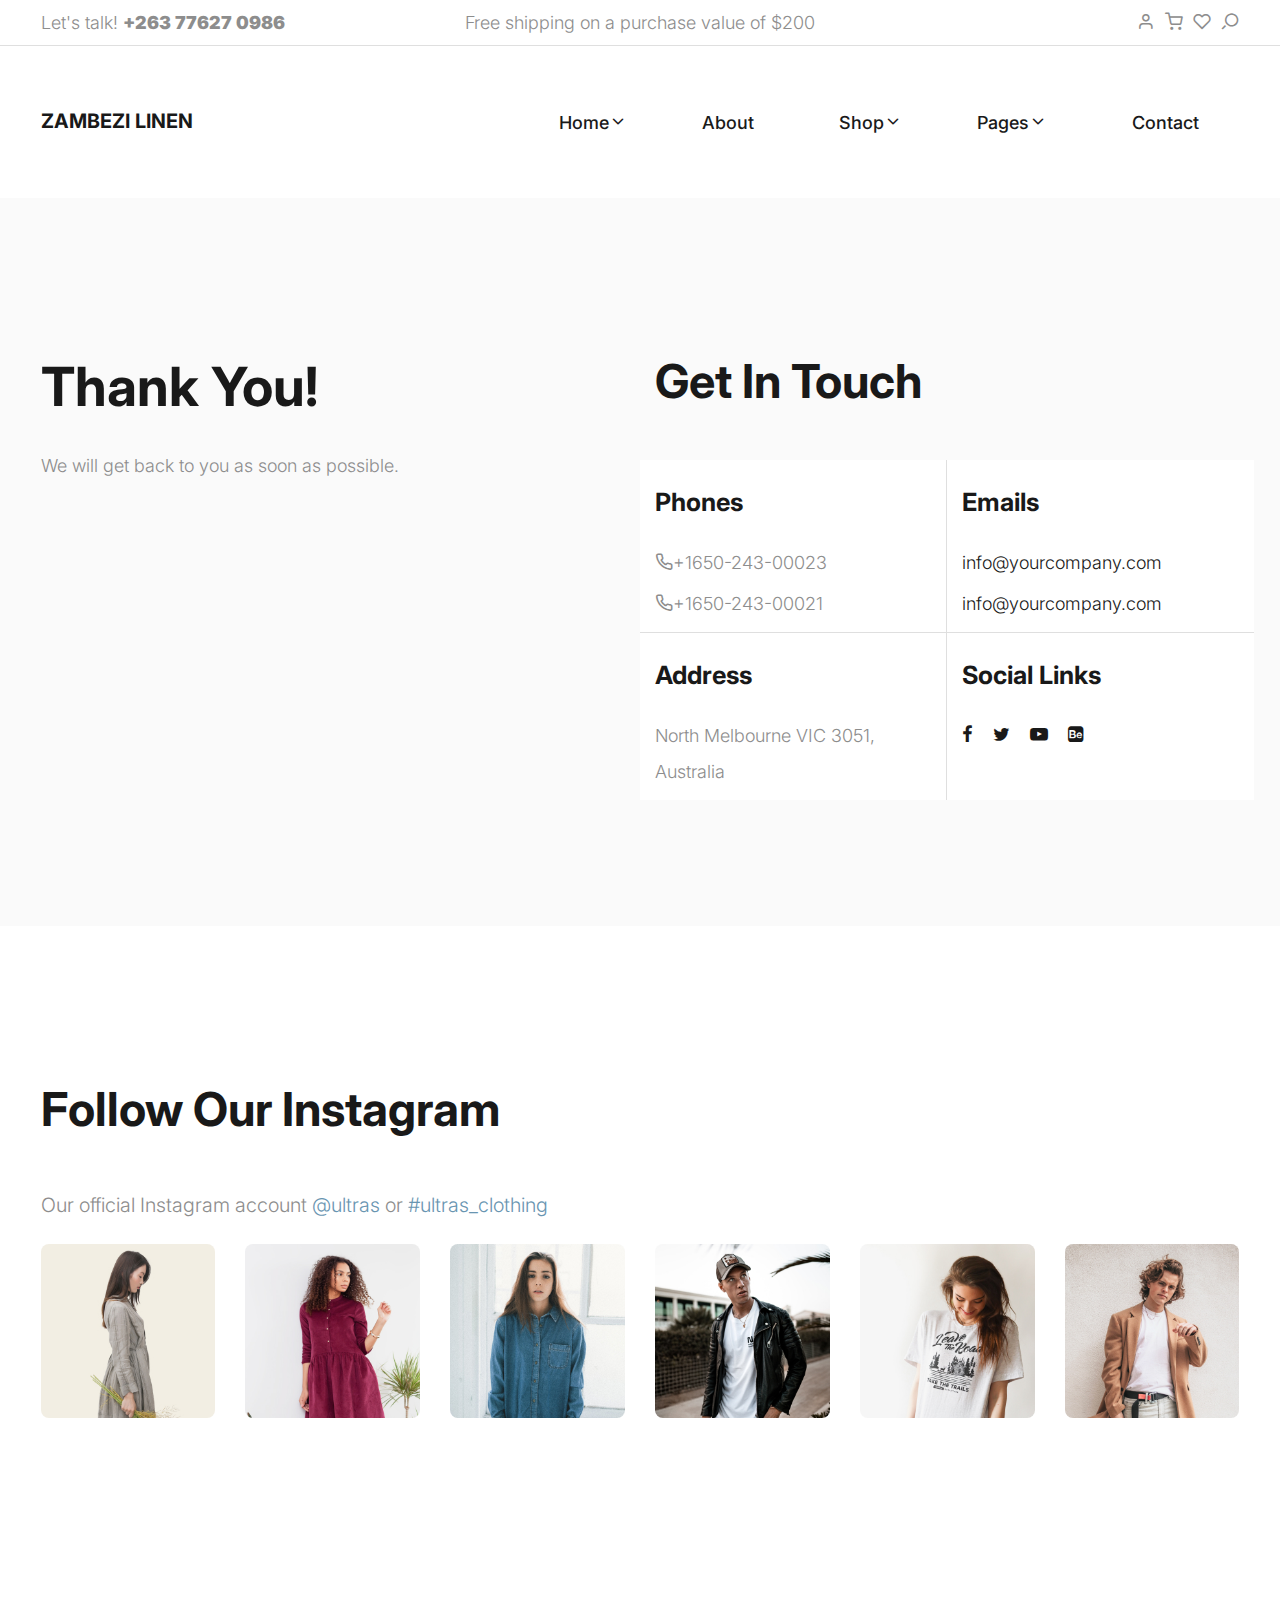
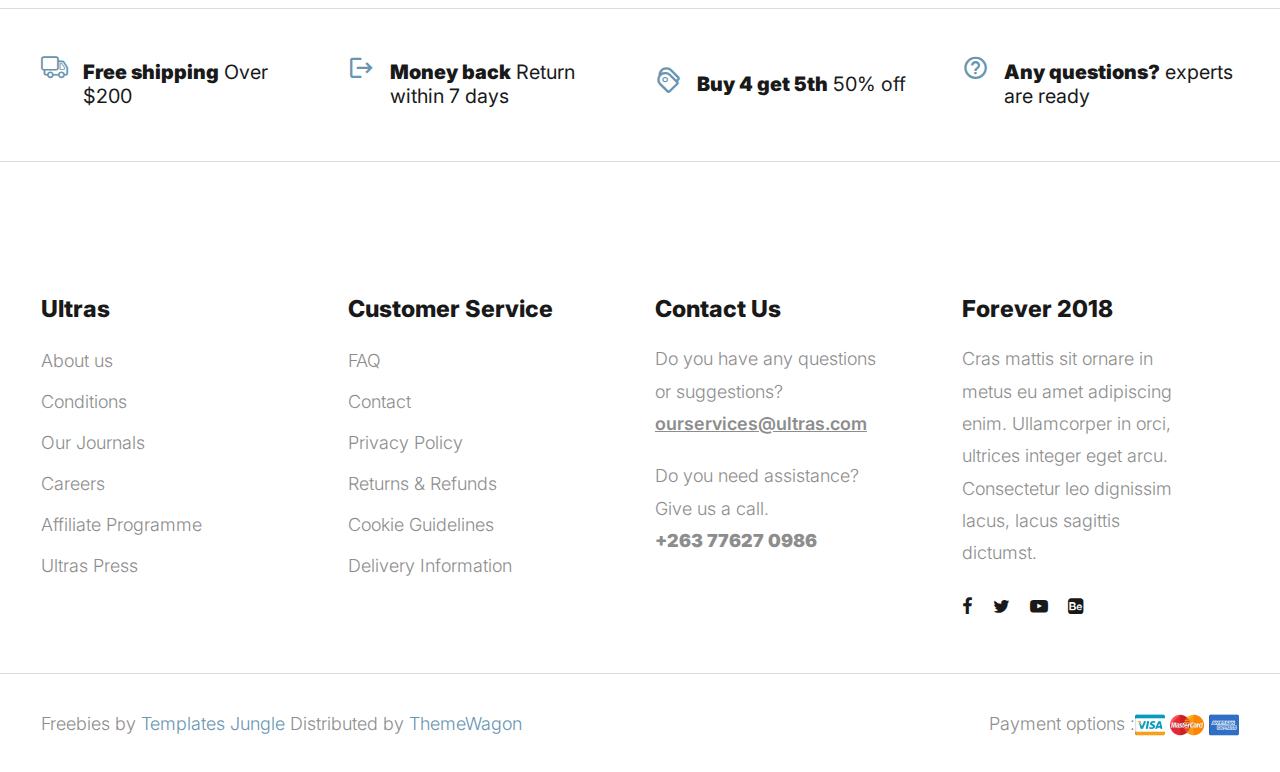
<file: thank-you.html>
<!DOCTYPE html>
<html lang="en">

<head>
  <title>Ultras - Clothing Store eCommerce Store HTML Website Template</title>
  <meta charset="utf-8">
  <meta http-equiv="X-UA-Compatible" content="IE=edge">
  <meta name="viewport" content="width=device-width, initial-scale=1.0">
  <meta name="format-detection" content="telephone=no">
  <meta name="apple-mobile-web-app-capable" content="yes">
  <meta name="author" content="">
  <meta name="keywords" content="">
  <meta name="description" content="">
  <link rel="stylesheet" type="text/css" href="css/normalize.css">
  <link rel="stylesheet" type="text/css" href="icomoon/icomoon.css">
  <link rel="stylesheet" type="text/css" media="all"
    href="https://maxcdn.bootstrapcdn.com/font-awesome/4.7.0/css/font-awesome.min.css">
  <link rel="stylesheet" type="text/css" href="css/vendor.css">
  <link rel="stylesheet" type="text/css" href="style.css">
  <link rel="preconnect" href="https://fonts.googleapis.com">
  <link rel="preconnect" href="https://fonts.gstatic.com" crossorigin>
  <link href="https://fonts.googleapis.com/css2?family=Inter:wght@100;200;300;400;500;600;700;800;900&display=swap"
    rel="stylesheet">
  <!-- script
    ================================================== -->
  <script src="js/modernizr.js"></script>
</head>

<body>

  <div class="preloader-wrapper">
    <div class="preloader">
    </div>
  </div>

  <div class="search-popup">
    <div class="search-popup-container">

      <form role="search" method="get" class="search-form" action="">
        <input type="search" id="search-form" class="search-field" placeholder="Type and press enter" value=""
          name="s" />
        <button type="submit" class="search-submit"><a href="#"><i class="icon icon-search"></i></a></button>
      </form>

      <h5 class="cat-list-title">Browse Categories</h5>

      <ul class="cat-list">
        <li class="cat-list-item">
          <a href="shop.html" title="Men Jackets">Men Jackets</a>
        </li>
        <li class="cat-list-item">
          <a href="shop.html" title="Fashion">Fashion</a>
        </li>
        <li class="cat-list-item">
          <a href="shop.html" title="Casual Wears">Casual Wears</a>
        </li>
        <li class="cat-list-item">
          <a href="shop.html" title="Women">Women</a>
        </li>
        <li class="cat-list-item">
          <a href="shop.html" title="Trending">Trending</a>
        </li>
        <li class="cat-list-item">
          <a href="shop.html" title="Hoodie">Hoodie</a>
        </li>
        <li class="cat-list-item">
          <a href="shop.html" title="Kids">Kids</a>
        </li>
      </ul>
    </div>
  </div>
  <header id="header">
    <div id="header-wrap">
      <nav class="secondary-nav border-bottom">
        <div class="container">
          <div class="row d-flex align-items-center">
            <div class="col-md-4 header-contact">
              <p>Let's talk! <strong>+263 77627 0986</strong>
              </p>
            </div>
            <div class="col-md-4 shipping-purchase text-center">
              <p>Free shipping on a purchase value of $200</p>
            </div>
            <div class="col-md-4 col-sm-12 user-items">
              <ul class="d-flex justify-content-end list-unstyled">
                <li>
                  <a href="login.html">
                    <i class="icon icon-user"></i>
                  </a>
                </li>
                <li>
                  <a href="cart.html">
                    <i class="icon icon-shopping-cart"></i>
                  </a>
                </li>
                <li>
                  <a href="wishlist.html">
                    <i class="icon icon-heart"></i>
                  </a>
                </li>
                <li class="user-items search-item pe-3">
                  <a href="#" class="search-button">
                    <i class="icon icon-search"></i>
                  </a>
                </li>
              </ul>
            </div>
          </div>
        </div>
      </nav>
      <nav class="primary-nav padding-small">
        <div class="container">
          <div class="row d-flex align-items-center">
            <div class="col-lg-2 col-md-2">
              <div class="main-logo">
                <a href="index.html">
                  <h4>ZAMBEZI LINEN </h4>
                </a>
              </div>
            </div>
            <div class="col-lg-10 col-md-10">
              <div class="navbar">

                <div id="main-nav" class="stellarnav d-flex justify-content-end right">
                  <ul class="menu-list">

                    <li class="menu-item has-sub">
                      <a href="index.html" class="item-anchor d-flex align-item-center" data-effect="Home">Home<i
                          class="icon icon-chevron-down"></i></a>
                      <ul class="submenu">
                        <li><a href="index.html" class="item-anchor">Home</a></li>
                        <!-- <li><a href="home2.html" class="item-anchor">Home v2<span class="text-primary"> (PRO)</span></a></li> -->
                      </ul>
                    </li>

                    <li><a href="about.html" class="item-anchor" data-effect="About">About</a></li>

                    <li class="menu-item has-sub">
                      <a href="shop.html" class="item-anchor d-flex align-item-center" data-effect="Shop">Shop<i
                          class="icon icon-chevron-down"></i></a>
                      <ul class="submenu">
                        <li><a href="shop.html" class="item-anchor">Shop</a></li>
                        <li><a href="shop-slider.html" class="item-anchor">Shop slider<span class="text-primary">
                              (PRO)</span></a></li>
                        <li><a href="shop-grid.html" class="item-anchor">Shop grid<span class="text-primary">
                              (PRO)</span></a></li>
                        <li><a href="shop-list.html" class="item-anchor">Shop list<span class="text-primary">
                              (PRO)</span></a></li>
                        <li><a href="single-product.html" class="item-anchor">Single product<span class="text-primary">
                              (PRO)</span></a></li>
                        <li><a href="cart.html" class="item-anchor">Cart<span class="text-primary"> (PRO)</span></a>
                        </li>
                        <li><a href="wishlist.html" class="item-anchor">Wishlist<span class="text-primary">
                              (PRO)</span></a></li>
                        <li><a href="checkout.html" class="item-anchor">Checkout<span class="text-primary">
                              (PRO)</span></a></li>
                      </ul>
                    </li>

                    <li>

                      <a href="#" class="item-anchor d-flex align-item-center" data-effect="Pages">Pages<i
                          class="icon icon-chevron-down"></i></a>
                    </li>
                    <!-- <li class="menu-item has-sub"> -->
                    <ul class="submenu">
                      <li><a href="coming-soon.html" class="item-anchor">Coming soon<span class="text-primary">
                            (PRO)</span></a></li>
                      <li><a href="login.html" class="item-anchor">Login<span class="text-primary"> (PRO)</span></a>
                      </li>
                      <li><a href="faqs.html" class="item-anchor">FAQs<span class="text-primary"> (PRO)</span></a></li>
                      <li><a href="styles.html" class="item-anchor">Styles</a></li>
                      <li><a href="thank-you.html" class="item-anchor active">Thankyou</a></li>
                      <li><a href="error.html" class="item-anchor">Error page<span class="text-primary">
                            (PRO)</span></a></li>
                    </ul>
                    </li>
                    <!-- 
                      <li class="menu-item has-sub">
                        <a href="blog.html" class="item-anchor d-flex align-item-center" data-effect="Blog">Blog<i class="icon icon-chevron-down"></i></a>
                        <ul class="submenu">
                          <li><a href="blog.html" class="item-anchor">Blog</a></li>
                          <li><a href="blog-sidebar.html" class="item-anchor">Blog with sidebar<span class="text-primary"> (PRO)</span></a></li>
                          <li><a href="blog-masonry.html" class="item-anchor">Blog masonry<span class="text-primary"> (PRO)</span></a></li>
                          <li><a href="single-post.html" class="item-anchor">Single post</a></li>
                        </ul>
                      </li> -->

                    <li><a href="contact.html" class="item-anchor" data-effect="Contact">Contact</a></li>

                  </ul>
                </div>

              </div>
            </div>
          </div>
        </div>
      </nav>
    </div>
  </header>

  <section id="thank-you" class="padding-large bg-light-grey">
    <div class="container">
      <div class="row">
        <div class="page-header col-md-6">
          <div class="section-header">
            <h1 class="page-title">Thank You!</h1>
            <p>We will get back to you as soon as possible.</p>
          </div>
        </div>
        <div class="contact-information">
          <div class="col-md-6">
            <div class="section-header">
              <h2 class="section-title">Get in touch</h2>
            </div>
            <div class="row">
              <div class="d-flex flex-wrap bg-light">
                <div class="col-md-6 border-right border-bottom">
                  <div class="detail">
                    <h3>Phones</h3>
                    <ul class="list-unstyled">
                      <li>
                        <i class="icon icon-phone"></i>+1650-243-00023
                      </li>
                      <li>
                        <i class="icon icon-phone"></i>+1650-243-00021
                      </li>
                    </ul>
                  </div>
                </div>
                <div class="col-md-6 border-bottom">
                  <div class="detail">
                    <h3>Emails</h3>
                    <ul class="list-unstyled">
                      <li>
                        <i class="icon icon-envelope"></i>
                        <a href="mailto:info@yourcompany.com">info@yourcompany.com</a>
                      </li>
                      <li>
                        <i class="icon icon-envelope"></i>
                        <a href="mailto:info@yourcompany.com">info@yourcompany.com</a>
                      </li>
                    </ul>
                  </div>
                </div>
                <div class="col-md-6 border-right">
                  <div class="address detail">
                    <h3>Address</h3>
                    <ul class="list-unstyled">
                      <li>
                        <i class="icon icon-location"></i>
                        <span>North Melbourne VIC 3051, Australia</span>
                      </li>
                    </ul>
                  </div>
                </div>
                <div class="col-md-6">
                  <div class="detail">
                    <h3>Social Links</h3>
                    <ul class="social-links list-unstyled d-flex">
                      <li><a href="#" class="icon icon-facebook"></a></li>
                      <li><a href="#" class="icon icon-twitter"></a></li>
                      <li><a href="#" class="icon icon-youtube-play"></a></li>
                      <li><a href="#" class="icon icon-behance-square"></a></li>
                    </ul>
                  </div>
                </div>
              </div>
            </div>
          </div>
        </div>
      </div>
    </div>
    </div>
  </section>

  <section id="instagram" class="padding-large">
    <div class="container">
      <div class="section-header">
        <h2 class="section-title">Follow our instagram</h2>
      </div>
      <p>Our official Instagram account <a href="#">@ultras</a> or <a href="#">#ultras_clothing</a>
      </p>
      <div class="row d-flex flex-wrap justify-content-between">
        <div class="col-lg-2 col-md-4 col-sm-6">
          <figure class="zoom-effect">
            <img src="images/insta-image1.jpg" alt="instagram" class="insta-image">
            <i class="icon icon-instagram"></i>
          </figure>
        </div>
        <div class="col-lg-2 col-md-4 col-sm-6">
          <figure class="zoom-effect">
            <img src="images/insta-image2.jpg" alt="instagram" class="insta-image">
            <i class="icon icon-instagram"></i>
          </figure>
        </div>
        <div class="col-lg-2 col-md-4 col-sm-6">
          <figure class="zoom-effect">
            <img src="images/insta-image3.jpg" alt="instagram" class="insta-image">
            <i class="icon icon-instagram"></i>
          </figure>
        </div>
        <div class="col-lg-2 col-md-4 col-sm-6">
          <figure class="zoom-effect">
            <img src="images/insta-image4.jpg" alt="instagram" class="insta-image">
            <i class="icon icon-instagram"></i>
          </figure>
        </div>
        <div class="col-lg-2 col-md-4 col-sm-6">
          <figure class="zoom-effect">
            <img src="images/insta-image5.jpg" alt="instagram" class="insta-image">
            <i class="icon icon-instagram"></i>
          </figure>
        </div>
        <div class="col-lg-2 col-md-4 col-sm-6">
          <figure class="zoom-effect">
            <img src="images/insta-image6.jpg" alt="instagram" class="insta-image">
            <i class="icon icon-instagram"></i>
          </figure>
        </div>
      </div>
    </div>
  </section>

  <section id="shipping-information">
    <hr>
    <div class="container">
      <div class="row d-flex flex-wrap align-items-center justify-content-between">
        <div class="col-md-3 col-sm-6">
          <div class="icon-box">
            <i class="icon icon-truck"></i>
            <h4 class="block-title">
              <strong>Free shipping</strong> Over $200
            </h4>
          </div>
        </div>
        <div class="col-md-3 col-sm-6">
          <div class="icon-box">
            <i class="icon icon-return"></i>
            <h4 class="block-title">
              <strong>Money back</strong> Return within 7 days
            </h4>
          </div>
        </div>
        <div class="col-md-3 col-sm-6">
          <div class="icon-box">
            <i class="icon icon-tags1"></i>
            <h4 class="block-title">
              <strong>Buy 4 get 5th</strong> 50% off
            </h4>
          </div>
        </div>
        <div class="col-md-3 col-sm-6">
          <div class="icon-box">
            <i class="icon icon-help_outline"></i>
            <h4 class="block-title">
              <strong>Any questions?</strong> experts are ready
            </h4>
          </div>
        </div>
      </div>
    </div>
    <hr>
  </section>

  <footer id="footer">
    <div class="container">
      <div class="footer-menu-list">
        <div class="row d-flex flex-wrap justify-content-between">
          <div class="col-lg-3 col-md-6 col-sm-6">
            <div class="footer-menu">
              <h5 class="widget-title">Ultras</h5>
              <ul class="menu-list list-unstyled">
                <li class="menu-item">
                  <a href="about.html">About us</a>
                </li>
                <li class="menu-item">
                  <a href="#">Conditions </a>
                </li>
                <li class="menu-item">
                  <a href="blog.html">Our Journals</a>
                </li>
                <li class="menu-item">
                  <a href="#">Careers</a>
                </li>
                <li class="menu-item">
                  <a href="#">Affiliate Programme</a>
                </li>
                <li class="menu-item">
                  <a href="#">Ultras Press</a>
                </li>
              </ul>
            </div>
          </div>
          <div class="col-lg-3 col-md-6 col-sm-6">
            <div class="footer-menu">
              <h5 class="widget-title">Customer Service</h5>
              <ul class="menu-list list-unstyled">
                <li class="menu-item">
                  <a href="faqs.html">FAQ</a>
                </li>
                <li class="menu-item">
                  <a href="contact.html">Contact</a>
                </li>
                <li class="menu-item">
                  <a href="#">Privacy Policy</a>
                </li>
                <li class="menu-item">
                  <a href="#">Returns & Refunds</a>
                </li>
                <li class="menu-item">
                  <a href="#">Cookie Guidelines</a>
                </li>
                <li class="menu-item">
                  <a href="#">Delivery Information</a>
                </li>
              </ul>
            </div>
          </div>
          <div class="col-lg-3 col-md-6 col-sm-6">
            <div class="footer-menu">
              <h5 class="widget-title">Contact Us</h5>
              <p>Do you have any questions or suggestions? <a href="#" class="email">ourservices@ultras.com</a>
              </p>
              <p>Do you need assistance? Give us a call. <br>
                <strong>+263 77627 0986</strong>
              </p>
            </div>
          </div>
          <div class="col-lg-3 col-md-6 col-sm-6">
            <div class="footer-menu">
              <h5 class="widget-title">Forever 2018</h5>
              <p>Cras mattis sit ornare in metus eu amet adipiscing enim. Ullamcorper in orci, ultrices integer eget
                arcu. Consectetur leo dignissim lacus, lacus sagittis dictumst.</p>
              <div class="social-links">
                <ul class="d-flex list-unstyled">
                  <li>
                    <a href="#">
                      <i class="icon icon-facebook"></i>
                    </a>
                  </li>
                  <li>
                    <a href="#">
                      <i class="icon icon-twitter"></i>
                    </a>
                  </li>
                  <li>
                    <a href="#">
                      <i class="icon icon-youtube-play"></i>
                    </a>
                  </li>
                  <li>
                    <a href="#">
                      <i class="icon icon-behance-square"></i>
                    </a>
                  </li>
                </ul>
              </div>
            </div>
          </div>
        </div>
      </div>
    </div>
    <hr>
  </footer>

  <div id="footer-bottom">
    <div class="container">
      <div class="d-flex align-items-center flex-wrap justify-content-between">
        <div class="copyright">
          <p>Freebies by <a href="https://templatesjungle.com/">Templates Jungle</a> Distributed by <a
              href="https://themewagon.com">ThemeWagon</a>
          </p>
        </div>
        <div class="payment-method">
          <p>Payment options :</p>
          <div class="card-wrap">
            <img src="images/visa-icon.jpg" alt="visa">
            <img src="images/mastercard.png" alt="mastercard">
            <img src="images/american-express.jpg" alt="american-express">
          </div>
        </div>
      </div>
    </div>
  </div>

  <script src="js/jquery-1.11.0.min.js"></script>
  <script src="js/plugins.js"></script>
  <script src="js/script.js"></script>
</body>

</html>
</file>
<file: icomoon/icomoon.css>
@font-face {
  font-family: 'icomoon';
  src:  url('fonts/icomoon.eot?y7j3bk');
  src:  url('fonts/icomoon.eot?y7j3bk#iefix') format('embedded-opentype'),
    url('fonts/icomoon.ttf?y7j3bk') format('truetype'),
    url('fonts/icomoon.woff?y7j3bk') format('woff'),
    url('fonts/icomoon.svg?y7j3bk#icomoon') format('svg');
  font-weight: normal;
  font-style: normal;
  font-display: block;
}

[class^="icon-"], [class*=" icon-"] {
  /* use !important to prevent issues with browser extensions that change fonts */
  font-family: 'icomoon' !important;
  speak: never;
  font-style: normal;
  font-weight: normal;
  font-variant: normal;
  text-transform: none;
  line-height: 1;

  /* Better Font Rendering =========== */
  -webkit-font-smoothing: antialiased;
  -moz-osx-font-smoothing: grayscale;
}

.icon-chevron-down:before {
  content: "\e908";
}
.icon-mail:before {
  content: "\e914";
}
.icon-map-pin:before {
  content: "\e915";
}
.icon-phone:before {
  content: "\e916";
}
.icon-play:before {
  content: "\e917";
}
.icon-shopping-cart:before {
  content: "\e913";
}
.icon-add:before {
  content: "\e90b";
}
.icon-remove:before {
  content: "\e912";
}
.icon-tags1:before {
  content: "\e90c";
}
.icon-arrow-io:before {
  content: "\e90a";
}
.icon-chevron-left:before {
  content: "\e90d";
}
.icon-chevron-right:before {
  content: "\e90e";
}
.icon-help_outline:before {
  content: "\e90f";
}
.icon-return:before {
  content: "\e906";
}
.icon-user:before {
  content: "\e907";
}
.icon-search:before {
  content: "\e905";
}
.icon-heart:before {
  content: "\e902";
}
.icon-truck:before {
  content: "\e903";
}
.icon-cancel:before {
  content: "\e904";
}
.icon-close:before {
  content: "\e909";
}
.icon-arrow-left:before {
  content: "\e900";
}
.icon-arrow-right:before {
  content: "\e901";
}
.icon-screen-full:before {
  content: "\e910";
}
.icon-right-quote:before {
  content: "\e911";
}
.icon-linkedin2:before {
  content: "\eaca";
}
.icon-instagram:before {
  content: "\ea92";
}
.icon-star-empty:before {
  content: "\e9d7";
}
.icon-star-half:before {
  content: "\e9d8";
}
.icon-star-full:before {
  content: "\e9d9";
}
.icon-tags:before {
  content: "\f02c";
}
.icon-twitter:before {
  content: "\f099";
}
.icon-facebook:before {
  content: "\f09a";
}
.icon-facebook-f:before {
  content: "\f09a";
}
.icon-bars:before {
  content: "\f0c9";
}
.icon-navicon:before {
  content: "\f0c9";
}
.icon-reorder:before {
  content: "\f0c9";
}
.icon-youtube-play:before {
  content: "\f16a";
}
.icon-behance-square:before {
  content: "\f1b5";
}
.icon-pinterest-p:before {
  content: "\f231";
}
</file>
<file: style.css>
/*
Theme Name: Ultras
Theme URI: https://templatesjungle.com/
Author: TemplatesJungle
Author URI: https://templatesjungle.com/
Description: Ultras is specially designed product packaged for eCommerce store websites.
Version: 1.1
*/

/*--------------------------------------------------------------
This is main CSS file that contains custom style rules used in this template
--------------------------------------------------------------*/

/*------------------------------------*\
    Table of contents
\*------------------------------------*/

/*------------------------------------------------

CSS STRUCTURE:

1. VARIABLES

2. GENERAL TYPOGRAPHY
  2.1 General Styles
  2.2 Floating & Alignment
  2.3 Forms
  2.4 Lists
  2.5 Code
  2.6 Tables
  2.7 Spacing
  2.8 Utilities
  2.9 Misc
    - Row Border
    - Zoom Effect
  2.10 Buttons
    - Button Sizes
    - Button Shapes
    - Button Color Scheme
    - Button Aligns
  2.11 Section
    - Hero Section
    - Section Title
    - Section Paddings
    - Section Margins
    - Section Bg Colors
    - Content Colors
    - Content Borders

3. EXTENDED TYPOGRAPHY
  3.1 Blockquote / Pullquote
  3.2 Text Highlights

4. CONTENT ELEMENTS
  4.1 Tabs
  4.2 Accordions

5. BLOG STYLES
  5.1 Blog Single Post
  5.2 About Author
  5.3 Comments List
  5.4 Comments Form3

6. SITE STRUCTURE
  6.1 Header
    - Header Menu
    - Nav Sidebar
  6.2 Billboard
  6.3 About Us Section
  6.4 Video Section
  6.5 Selling Products Section
  6.6 Quotation Section
  6.7 Latest Blogs Section
  6.8 Newsletter Section
  6.9 Instagram Section
  6.10 Footer
    - Footer Top
    - Footer Bottom

7. OTHER PAGES
  7.1 About Page
  7.2 Product Detail
    -Quantity
  7.3 Shop Page & Blog Page
    -Sidebar
    -Pagination
  7.4 Shop List Page
  7.5 Single Product
   -Single Product Information
   -Product Tabs
  7.6 Single Post Page
  7.7 Cart Page
  7.8 Wishlist Page
  7.9 Checkout Page
  7.10 Home2 Page
   -Billboard
   -Video Section
   -Categories
  7.11 Coming Soon Page
  7.12 Login Page
  7.13 Error Page
  7.14 Styles Page

    
/*--------------------------------------------------------------
/** 1. VARIABLES
--------------------------------------------------------------*/
:root {
    /* widths for rows and containers
     */
    --header-height       : 160px;
    --header-height-min   : 80px;
}
/* on mobile devices below 600px
 */
@media screen and (max-width: 600px) {
    :root {
        --header-height : 100px;
        --header-height-min   : 80px;
    }
}
/* Theme Colors */
:root {
    --accent-color       : #8d8d8d;
    --dark-color         : #191919;
    --light-color        : #fff;
    --grey-color         : #dbdbdb;
    --light-grey-color   : #fafafa;
    --primary-color      : #6995B1;
    --light-primary-color   : #eef1f3;
}

/* Fonts */
:root {
    --body-font           : "Inter", sans-serif;
    --heading-font        : "Inter", sans-serif;
}


/*----------------------------------------------*/
/* 2 GENERAL TYPOGRAPHY */
/*----------------------------------------------*/

/* 2.1 General Styles
/*----------------------------------------------*/
*, *::before, *::after {
  -webkit-box-sizing: border-box;
  -moz-box-sizing: border-box;
  box-sizing: border-box;
}
html {
  box-sizing: border-box;
}
body {
  font-family: var(--body-font);
  font-size: 18px;
  font-weight: 300;
  line-height: 2;
  color: var(--accent-color);
  margin: 0;
}
body.no-scroll {
    overflow: hidden;
}
a {
  color: var(--dark-color);
  text-decoration: none;
  transition: 0.3s color ease-out;
}
p>a {
  color: var(--primary-color);
}
a.light {
  color: var(--light-color);
}
a:hover {
  text-decoration: none;
  color: var(--primary-color);
}
ul, ol {
  margin-top: 0;
  margin-bottom: 10px;
  margin-left: 0;
}
ul ul,
ol ul,
ul ol,
ol ol {
  margin-top: 5px;
  margin-bottom: 0;
}
ul li, ol li {
  margin-bottom: 5px;
  outline: 0;
}
ul li.active a{
  color: var(--dark-color);
}
ul li:last-child,
ol li:last-child {
  margin-bottom: 0;
}
dl {
  margin-top: 0;
  margin-bottom: 2rem;
}
dt,
dd {
  line-height: 1.42857143;
}
dt {
  font-weight: bold;
}
dd {
  margin-left: 0;
}
button, input, select, textarea {
  font-family: inherit;
  font-size: inherit;
  line-height: inherit;
  outline: 0;
}
figure {
  margin: 0;
}
img {
  display: inline-block;
  border: 0;
  max-width: 100%;
  height: auto;
  vertical-align: middle;
}
::selection {
  background: var(--primary-color);
  color: var(--light-color);
  text-shadow: none;
}
::-moz-selection {
  background: var(--primary-color);
  color: var(--light-color);
  text-shadow: none;
}

::-webkit-input-placeholder {
    color: #7A7A7A; /* WebKit browsers */
}
:-ms-input-placeholder {
    color: #7A7A7A;/* Internet Explorer 10+ */
}

/* Typography */
/*----------------------------------------------*/

h1, .h1, h2, .h2, h3, .h3, h4, .h4, h5, .h5, h6, .h6 {
  font-family: var(--heading-font);
  color: var(--dark-color);
  line-height: 1.2;
}
h1.light, .h1, h2.light, .h2, h3.light, .h3, h4.light, .h4, h5.light, .h5, h6.light, .h6 {
  color: var(--light-color);
}
h1, h2, h3 {
  margin: 25px 0;
  text-transform: capitalize;
}
h5, h6 {
  letter-spacing: 1px;
}
h1, .h1 {
  font-size: 3em;
  line-height: 1.4;
}
h2, .h2 {
  font-size: 2em;
  line-height: 1.4;
}
h3, .h3 {
  font-size: 1.4em;
  line-height: 1.4;
}
h4, .h4 {
  font-size: 1.1em;
  line-height: 1.4;
}
h5, .h5 {
  font-size: .83em;
  line-height: 1.25;
}
h6, .h6 {
  font-size: .67em;
  line-height: 1.1;
}
h1 a, h2 a, h3 a, h4 a, h5 a, h6 a {
  font-weight: inherit;
  color: inherit;
  text-decoration: none;
}
p {
   font-family: var(--body-font);
   font-size: 18px;
   line-height: 1.8;
   margin: 0 0 20px 0;
}
p.dark {
    color: var(--dark-color);
}
p.light {
    color: var(--light-color);
}
p:empty {
  display: none;
}
small {
  font-size: 85%;
}
mark {
  background-color: var(--grey-color);
  padding: 0.28rem;
}
dfn, cite, em, i {
  font-style: italic;
}
::placeholder {
    color: var(--grey-color);
}

/*----------------------------------------------*/
/* 2.1 Floating & Alignment */
/*----------------------------------------------*/

.align-left {
  float: left;
  text-align: left;
}
.align-right {
  float: right;
  text-align: right;
}
.align-center {
  display: block;
  margin-left: auto;
  margin-right: auto;
  text-align: center;
}
/**::after,*/
.container::after,
.row::after,
.clearfix::after {
  display: block;
  clear: both;
  content: "";
}

/** Text Align
--------------------------------------------------------------*/
.text-left {
  text-align: left;
}
.text-right {
  text-align: right;
}
.text-center {
  text-align: center;
}
.text-justify {
  text-align: justify;
}
.text-nowrap {
  white-space: nowrap;
}
.text-lead {
  font-size: 120%;
  line-height: 1.7em;
}
.text-lead strong {
  font-size: 115%;
  font-weight: 500;
}
.text-muted {
  color: var(--primary-color);
}
.text-primary {
  color: var(--primary-color) !important;
}
.text-hide {
  font: 0/0 a;
  color: transparent;
  text-shadow: none;
  background-color: transparent;
  border: 0;
}

/*------------------------------------------------
/* 2.3 Forms
–––––––––––––––––––––––––––––––––––––––––––––––––– */
input[type="email"],
input[type="number"],
input[type="search"],
input[type="text"],
input[type="tel"],
input[type="url"],
input[type="password"],
textarea,
select {
    height: 50px;
    padding: 6px 15px;
    background-color: var(--light-background-color);
    border: 1px solid var(--grey-color);
    border-radius: 4px;
    box-shadow: none;
    box-sizing: border-box; 
  }
/* Removes awkward default styles on some inputs for iOS */
input[type="email"],
input[type="number"],
input[type="search"],
input[type="text"],
input[type="tel"],
input[type="url"],
input[type="password"],
textarea {
  -webkit-appearance: none;
     -moz-appearance: none;
          appearance: none; }
textarea {
  min-height: 130px;
  padding-top: 6px;
  padding-bottom: 6px; }
input[type="email"]:focus,
input[type="number"]:focus,
input[type="search"]:focus,
input[type="text"]:focus,
input[type="tel"]:focus,
input[type="url"]:focus,
input[type="password"]:focus,
textarea:focus,
select:focus {
  border: 1px solid var(--grey-color);
  outline: 0; }
label,
legend {
  display: block;
  margin-bottom: .5rem;
  font-weight: 600; 
}
fieldset {
  padding: 0;
  border-width: 0; 
}
input[type="checkbox"],
input[type="radio"] {
  display: inline; }
label > .label-body {
  display: inline;
  margin-left: .5rem;
  font-weight: normal; }

/*------------------------------------------------
/* 2.4 Lists
–––––––––––––––––––––––––––––––––––––––––––––––––– */
ul {
  list-style: circle inside; }
ol {
  list-style: decimal inside; }
ol, ul {
  padding-left: 0;
  margin-top: 0; }
ul ul,
ul ol,
ol ol,
ol ul {
  margin: 1.5rem 0 1.5rem 3rem;
  font-size: 90%; }
li {
  margin-bottom: 1rem; }

/*------------------------------------------------
/* 2.5 Code
–––––––––––––––––––––––––––––––––––––––––––––––––– */
code {
  padding: .2rem .5rem;
  margin: 0 .2rem;
  border-radius: 4px; 
  background-color: var(--accent-color);
  color: var(--light-color);
}
pre > code {
  display: block;
  padding: 1rem 1.5rem;
  white-space: normal; 
  }

/*------------------------------------------------
/* 2.6 Tables
–––––––––––––––––––––––––––––––––––––––––––––––––– */
th,
td {
  padding: 12px 15px;
  text-align: left;
   }
th:first-child,
td:first-child {
  padding-left: 0; 
  }
th:last-child,
td:last-child {
  padding-right: 0; 
  }

/*------------------------------------------------
/* 2.7 Spacing
–––––––––––––––––––––––––––––––––––––––––––––––––– */
button,
.button {
  margin-bottom: 1rem; }
input,
textarea,
select,
fieldset {
  margin-bottom: 1.5rem; }
pre,
blockquote,
dl,
figure,
table,
form {
  margin-bottom: 2rem; 
}

/*------------------------------------------------
/* 2.8 Utilities
–––––––––––––––––––––––––––––––––––––––––––––––––– */
.u-full-width {
  width: 100%;
  box-sizing: border-box; 
}
.u-max-full-width {
  max-width: 100%;
  box-sizing: border-box; 
}
.u-pull-right {
  float: right; 
}
.u-pull-left {
  float: left; 
}
.list-icon i {
  margin-right: 10px;
}
.list-unstyled {
  list-style: none;
}
.txt-fx .letter {
  opacity: 0;
}
.text-uppercase {
  text-transform: uppercase;
}
.text-capitalize {
  text-transform: capitalize;
}
.overflow-hidden {
    overflow: hidden;
}
.hide {
    display: none !important;
}

/* display flex utilities */
.d-flex {
  display: -ms-flexbox !important;
  display: flex !important;
}
.flex-wrap {
  -ms-flex-wrap: wrap !important;
  flex-wrap: wrap !important;
}

.justify-content-end {
  -ms-flex-pack: justify !important;
  justify-content: end !important;
}
.justify-content-center {
  -ms-flex-pack: justify !important;
  justify-content: center !important;
}
.justify-content-evenly {
  -ms-flex-pack: justify !important;
  justify-content: space-evenly !important;
}
.justify-content-between {
  -ms-flex-pack: justify !important;
  justify-content: space-between !important;
}

.align-items-center {
  -ms-flex-align: center !important;
  align-items: center !important;
}
.align-items-baseline {
  -ms-flex-align: baseline !important;
  align-items: baseline !important;
}
/* disable selction in section title */
.noselect {
  -webkit-touch-callout: none; /* iOS Safari */
    -webkit-user-select: none; /* Safari */
     -khtml-user-select: none; /* Konqueror HTML */
       -moz-user-select: none; /* Old versions of Firefox */
        -ms-user-select: none; /* Internet Explorer/Edge */
            user-select: none; /* Non-prefixed version, currently
                                  supported by Chrome, Edge, Opera and Firefox */
}

/*------------------------------------------------
/* 2.9 Misc
–––––––––––––––––––––––––––––––––––––––––––––––––– */
/* -Row Border
------------------------------------------*/
hr {
  margin-top: 2rem;
  margin-bottom: 2rem;
  border-width: 0;
  border-top: 1px solid var(--grey-color); 
}

/* -Zoom Effect
------------------------------------------*/
.zoom-effect {
    position: relative;
    overflow: hidden;
}
.zoom-effect img {
    max-width: 100%;
    -webkit-transition: 0.6s ease-out;
    -moz-transition: 0.6s ease-out;
    transition: 0.6s ease-out;
}
.zoom-effect:hover img {
    -webkit-transform: scale(1.1,1.1);
    -moz-transform: scale(1.1,1.1);
    transform: scale(1.1,1.1);
}
.zoom-effect:before {
    content: "";
    display: block;
    width: 100%;
    height: 100%;
    top: 0;
    left: 0;
    position: absolute;
    background: rgba(0,0,0,0.3);
    z-index: 2;
    opacity: 0;
    -moz-transition: 0.5s ease;
    -webkit-transition: 0.5s ease;
    transition: 0.5s ease;
}
.zoom-effect:hover:before {
    opacity: 1;
    cursor: pointer;
}


/*--------------------------------------------------------------
/** 2.10 Buttons
--------------------------------------------------------------*/
a.btn,
input[type="button"],
input[type="submit"],
input[type="reset"],
input[type="file"],
button {
  background-image: none;
  background: var(--dark-color);
  text-decoration: none !important;
  display: inline-block;
  position: relative;
  border: 2px solid transparent;
  border-radius: 0;
  padding: 0.75em 1.5em;
  margin-top: 15px;
  font-family: var(--body-font);
  font-size: 15px;
  font-weight: 500;
  line-height: normal;
  text-align: center;
  text-transform: uppercase;
  color: var(--light-color);
  z-index: 1;
  cursor: pointer;
  white-space: nowrap;
  vertical-align: middle;
  -webkit-transition: all 0.3s ease-in;
  transition: all 0.3s ease-in;
  -ms-touch-action: manipulation;
  touch-action: manipulation;
  -webkit-user-select: none;
  -moz-user-select: none;
  -ms-user-select: none;
  user-select: none;
}
.btn:hover,
.btn:focus,
input[type="button"]:focus,
input[type="button"]:hover,
input[type="submit"]:focus,
input[type="submit"]:hover,
input[type="reset"]:focus,
input[type="reset"]:hover,
input[type="file"]:focus,
input[type="file"]:hover,
button:focus,
button:hover {
  text-decoration: none;
  outline: 0;
}
.light .btn:hover {
  color: var(--light-color);
}
.btn:last-child {
  margin-right: 0;
}
.btn:active,
.btn.btn-outline-light:active,
.btn.btn-outline-dark:active,
.btn.btn-outline-accent:active,
input[type="button"]:active,
input[type="submit"]:active,
input[type="reset"]:active,
input[type="file"]:active,
button:active {
  outline: 0;
  background-image: none;
  -webkit-box-shadow: inset 0 1px 3px rgba(0, 0, 0, 0.3);
  box-shadow: inset 0 1px 3px rgba(0, 0, 0, 0.3);
}
.btn.disabled,
.btn[disabled],
fieldset[disabled] .btn {
  cursor: not-allowed;
  opacity: 0.65;
  box-shadow: none;
}
a.btn.disabled,
fieldset[disabled] a.btn {
  pointer-events: none;
}

/* - Button Sizes
------------------------------------------------------------- */
.btn.btn-small {
  padding: 0.8em 1.8em;
  font-size: 0.65em;
}
.btn.btn-medium {
  padding: 1.1em 3.0em;
  font-size: 1.0em;
}
.btn.btn-large {
  padding: 1.5em 5.5em;
  font-size: 1.3em;
}

/* - Button Shapes
------------------------------------------------------------- */
.btn.btn-rounded,
.btn.btn-rounded::after {
  border-radius: 6px;
}
.btn.btn-pill,
.btn.btn-pill::after {
  border-radius: 2em;
}
/* button outline */
.btn.btn-outline-dark,
.btn.btn-outline-light,
.btn.btn-outline-accent {
  background: transparent;
  text-shadow: none;
  box-shadow: none;
}
.btn.btn-outline-dark:hover::after,
.btn.btn-outline-light:hover::after {
  background-color: transparent;
}
.btn.btn-outline-dark {
  border-color: rgba(0,0,0,1);
  color: var(--dark-color);
}
.btn.btn-outline-dark:hover {
  background: var(--dark-color);
  color: var(--light-color);
}
.btn.btn-outline-accent {
  border-color: var(--accent-color);
  color: var(--accent-color);
}
.btn.btn-outline-accent:hover {
  background: var(--accent-color);
  color: var(--light-color);
}
.btn.btn-outline-light {
  border-color: rgba(255,255,255,0.5);
  color: var(--light-color);
}
.btn.btn-outline-light:hover {
  border-color: rgba(0,0,0,0.5);
  color: var(--dark-color);
}
.btn.btn-outline-primary {
  background: transparent;
  border-color: var(--primary-color);
  color: var(--dark-color);
}
.btn.btn-outline-primary:hover {
  border-color: var(--dark-color);
  color: var(--dark-color) !important;
}
.btn.btn-full {
  display: block;
  margin: .85em 0;
  width: 100%;
  text-align: center;
}

/* - Buttons Color Scheme
------------------------------------------------------------- */
.btn.btn-dark {
  background: var(--dark-color);
  color: var(--light-color);
}
.btn.btn-dark:hover {
  background: var(--primary-color);
}
.btn.btn-light {
  background: var(--light-color);
  color: var(--dark-color);
}
.btn.btn-light:hover {
  background: var(--dark-color);
  color: var(--light-color);
}
.btn.btn-grey {
  background: var(--grey-color);
  color: var(--dark-color);
}
.btn.btn-grey:hover {
  background: var(--primary-color);
  color: var(--light-color);
}
.btn.btn-accent {
  color: var(--light-color);
  background-color: var(--accent-color);
}
.btn.btn-accent:hover {
  color: var(--light-color) !important;
  background-color: var(--primary-color);
}
.btn.btn-primary {
  background: var(--primary-color);
  color: var(--light-color);
}
.btn.btn-primary:hover {
  background-color: var(--dark-color);
  color: var(--light-color);
}

/* - Buttons Aligns
------------------------------------------------------------- */
.btn-left{
  text-align: left;
  display: block;
}
.btn-center{
  text-align: center;
  display: block;
}
.btn-right{
  text-align: right;
  display: block;
}

/* - Buttons With Arrow
------------------------------------------------------------- */
.btn-wrap {
  font-weight: 500;
  text-transform: capitalize;
  width: fit-content;
}
.btn-wrap:hover i.icon.icon-arrow-io {
  transform: translate3d(5px,0,0) rotate(-180deg);
}
.btn-wrap i.icon.icon-arrow-io {
  display: inline-block;
  font-size: 1.4em;
  transform: rotate(-180deg);
  transition: transform 0.3s ease-out;
}

/*----------------------------------------------*/
/* 2.11 Images */
/*----------------------------------------------*/

/*--- Image Dimension
-----------------------------------------------*/
img.video-image,
img.post-image,
img.insta-image {
    width: 100%;
    height: auto;
    object-fit: cover;
}
img.large-image {
    width: 100%;
    height: 660px;
    object-fit: cover;
}
img.small-image {
    width: 100%;
    height: 320px;
    object-fit: cover;
}
img.single-image {
    width: 100%;
    height: 810px;
    object-fit: cover;
}
img.brand-image {
    max-width: 100%;
    height: auto;
    margin: 20px;
}

/*--- Image Shape
-----------------------------------------------*/
img.image-rounded {
   border-radius: 10px;
}
img.image-circle {
   border-radius: 50%;
}

/*----------------------------------------------*/
/* 2.12 Section */
/*-----------------------------------------------------------*/

/* site-banner */
/*----------------------------------------------*/
.site-banner{
  text-align: center;
}
.site-banner h1.page-title{
    font-size: 7.2em;
    font-weight: 800;
    line-height: 1em;
    letter-spacing: -0.02em;
    text-transform: capitalize;
    color: var(--dark-color);
}
.breadcrumbs a:hover{
  color: var(--accent-color);
}
.breadcrumbs{
  color: var(--accent-color);
}
.breadcrumbs .item{
  text-transform: capitalize;
}
@media screen and (max-width: 1099px) {
  .site-banner h1.page-title{
      font-size: 6em;
  }
}
@media screen and (max-width: 768px) {
  .site-banner h1.page-title{
      font-size: 4.6em;
  }
}
@media screen and (max-width: 600px) {
  .site-banner h1.page-title{
      font-size: 3.2em;
  }
}

/* Hero section
/*----------------------------------------------*/
.hero-section {
    position: relative;
}
.hero-section h2 {
    font-size: 1.8em;
    text-transform: none;
}

/*--- Section Title
-----------------------------------------------*/
.section-header {
    width: 100%;
    padding-bottom: 20px;
}
.section-title {
    font-size: 2.6em;
    font-weight: 700;
}

/*--- Widget Title
-----------------------------------------------*/
h5.widget-title {
    letter-spacing: 0;
    font-size: 1.3em;
    font-weight: 800;
    margin-top: 0;
    margin-bottom: 20px;
}

/*--- Product Title
-----------------------------------------------*/
h2.product-title{
    font-size: 2.6em;
    margin: 0;
}

/* - Section Padding
--------------------------------------------------------------*/
.padding-xsmall {
  padding-top: 0.5em;
  padding-bottom: 0.5em;
}
.padding-small {
  padding-top: 2em;
  padding-bottom: 2em;
}
.padding-medium {
  padding-top: 4em;
  padding-bottom: 4em;
}
.padding-large {
  padding-top: 7em;
  padding-bottom: 7em;
}
.padding-xlarge {
  padding-top: 9.5em;
  padding-bottom: 9.5em;
}
.padding-2xlarge {
  padding-top: 15em;
  padding-bottom: 15em;
}

/* no padding */
.no-padding-top {
  padding-top: 0 !important;
}
.no-padding-bottom {
  padding-bottom: 0 !important;
}
.no-gutter {
  padding: 0 !important;
}

/* no padding and margin */
.no-padding {
  padding: 0;
}
.no-margin {
  margin: 0;
}
.no-margin-bottom {
  margin-bottom: 0 !important;
}

/* - Section margin
--------------------------------------------------------------*/
.margin-small {
  margin-top: 3em;
  margin-bottom: 3em;
}
.margin-medium {
  margin-top: 4.5em;
  margin-bottom: 4.5em;
}
.margin-large {
  margin-top: 6em;
  margin-bottom: 6em;
}
.margin-xlarge {
  margin-top: 7.5em;
  margin-bottom: 7.5em;
}

@media only screen and (max-width: 768px) {
  .margin-small,
  .margin-medium,
  .margin-large,
  .margin-xlarge {
    margin-top: 1em;
    margin-bottom: 1em;
  }
}

/* - Section Bg Colors
--------------------------------------------------------------*/
.bg-light {
  background-color: var(--light-color) !important;
}
.bg-accent {
  background-color: var(--accent-color) !important;
}
.bg-grey {
  background-color: var(--grey-color) !important;
}
.bg-dark-grey {
  background-color: var(--dark-grey-color) !important;
}
.bg-light-grey {
  background-color: var(--light-grey-color) !important;
}
.bg-primary {
  background-color: var(--primary-color) !important;
}
.bg-light-primary {
  background-color: var(--light-primary-color) !important;
}

/* - Content Colors
--------------------------------------------------------------*/
.content-light h1, .content-light h2, .content-light h3, .content-light h4, .content-light h5, .content-light h6 {
  color: var(--light-color);
}
.primary-color h1, .primary-color h2, .primary-color h3, .primary-color h4, .primary-color h5, .primary-color h6 {
  color: var(--primary-color);
}
.content-light a,
.content-light {
  color: var(--light-color);
}
.content-light a:hover {
  color: var(--light-color);
}
.content-light li.menu-item .icon{
    color: var(--light-color);
}
.content-dark h1, .content-dark h2, .content-dark h3, .content-dark h4, .content-dark h5, .content-dark h6 {
  color: var(--dark-color);
}
.content-dark a,
.content-dark {
  color: var(--dark-color);
}
.content-dark a:hover {
  color: var(--dark-color);
}
.content-dark li.menu-item .icon{
    color: var(--dark-color);
}

/* - Content Border
--------------------------------------------------------------*/
table.border-bottom tr {
    border-bottom: 1px solid rgba(0,0,0,0.125);
}
.content-light table.border-bottom tr {
    border-bottom: 1px solid rgba(255,255,255,0.3);
}
.border-top {
   border-top: 1px solid rgba(0,0,0,0.125);
}
.content-light .border-top {
   border-top: 1px solid rgba(255,255,255,0.3);
}
.border-right {
   border-right: 1px solid rgba(0,0,0,0.125);
}
.content-light .border-right {
   border-bottom: 1px solid rgba(255,255,255,0.3);
}
.border-bottom {
   border-bottom: 1px solid rgba(0,0,0,0.125);
}
.content-light .border-bottom {
   border-bottom: 1px solid rgba(255,255,255,0.3);
}
.border-left {
   border-left: 1px solid rgba(0,0,0,0.125);
}
.content-light .border-left {
   border-left: 1px solid rgba(255,255,255,0.3);
}

/* - Content Border None
--------------------------------------------------------------*/
.no-border-top {
   border-top: none !important;
}
.no-border-right {
   border-right: none !important;
}
.no-border-bottom {
   border-bottom: none !important;
}
.no-border-left {
   border-left: none !important;
}

/*====================================================================*/
/* 3. EXTENDED TYPOGRAPHY */
/*====================================================================*/
/*----------------------------------------------*/
/* 3.1 Blockquote /Pullquote */
/*----------------------------------------------*/
.single-post .content p:first-child, 
.quote blockquote, blockquote, 
.single-post .content blockquote p, 
.pullquote-right, 
.pullquote-left {
    font-family: var(--heading-font);
    font-size: 1.5em;
    line-height: 1.4em;
    font-weight: 500;
    letter-spacing: 2px;
    font-style: normal;
    margin: 0 0 20px;
    padding: 20px 40px;
}
.pullquote-right, .pullquote-left {
  width: 40%;
} 
blockquote cite {
  display: block;
  font-size: 0.8em;
  margin-top: 20px;
  font-style: italic;
}
.pullquote-left {
  float: left;
  margin: 20px 20px 20px 0;
} 
.pullquote-right {
  float: right;
  margin: 20px 0 20px 20px;
}
  
/*----------------------------------------------*/
/* 3.2 Text Highlights */
/*----------------------------------------------*/
.highlight {
  background: var(--primary-color);
  color: var(--light-color);
  padding: 1px 5px;
}

/*====================================================================*/
/* 4. CONTENT ELEMENTS */
/*====================================================================*/

/*--------------------------------------------------------------
/** 4.1 General Tabs
--------------------------------------------------------------*/
.nav {
  display: flex;
  flex-wrap: wrap;
  padding-left: 0;
  margin-bottom: 0;
  list-style: none;
}
.nav-link {
  display: block;
  padding: 0.5rem 1rem;
  text-decoration: none;
  transition: color 0.15s ease-in-out, background-color 0.15s ease-in-out, border-color 0.15s ease-in-out;
}
@media (prefers-reduced-motion: reduce) {
  .nav-link {
    transition: none;
  }
}
.nav-link:hover, .nav-link:focus {
  color: var(--accent-color);
}
.nav-link.disabled {
  color: #6c757d;
  pointer-events: none;
  cursor: default;
}
.nav-tabs {
  border-bottom: 1px solid #dee2e6;
}
.nav-tabs .nav-link {
  color: #999;
  padding: 10px 30px;
  margin-bottom: -1px;
  background: none;
  border: 1px solid transparent;
  border-top-left-radius: 0.25rem;
  border-top-right-radius: 0.25rem;
}
.nav-tabs .nav-link:hover, .nav-tabs .nav-link:focus {
  border-color: #e9ecef #e9ecef #dee2e6;
  isolation: isolate;
}
.nav-tabs .nav-link.disabled {
  color: #6c757d;
  background-color: transparent;
  border-color: transparent;
}
.nav-tabs .nav-link.active,
.nav-tabs .nav-item.show .nav-link {
  color: #495057;
  border-color: #dee2e6 #dee2e6 #fff;
}
.nav-tabs .dropdown-menu {
  margin-top: -1px;
  border-top-left-radius: 0;
  border-top-right-radius: 0;
}
.nav-pills .nav-link {
  background: none;
  border: 0;
  border-radius: 0.25rem;
}
.nav-pills .nav-link.active,
.nav-pills .show > .nav-link {
  color: #fff;
  background-color: #0d6efd;
}
.nav-fill > .nav-link,
.nav-fill .nav-item {
  flex: 1 1 auto;
  text-align: center;
}
.nav-justified > .nav-link,
.nav-justified .nav-item {
  flex-basis: 0;
  flex-grow: 1;
  text-align: center;
}
.nav-fill .nav-item .nav-link,
.nav-justified .nav-item .nav-link {
  width: 100%;
}
.bootstrap-tabs .tab-content {
  padding: 20px 0;
}
.bootstrap-tabs .tab-content > .tab-pane {
  display: none;
}
.bootstrap-tabs .tab-content > .active {
  display: block;
}

/*--------------------------------------------------------------
/** 4.2 Accordions
--------------------------------------------------------------*/
.collapse:not(.show) {
  display: none;
}
.collapsing {
  height: 0;
  overflow: hidden;
  transition: height 0.35s ease;
}
@media (prefers-reduced-motion: reduce) {
  .collapsing {
    transition: none;
  }
}
.accordion-button {
  position: relative;
  display: flex;
  align-items: center;
  width: 100%;
  padding: 1rem 1.25rem;
  margin: 0;
  font-size: 1rem;
  color: var(--dark-color);
  text-align: left;
  border: 0;
  border-radius: 0;
  box-shadow: none;
  overflow-anchor: none;
  background-color: var(--light-background-color);
  transition: color 0.15s ease-in-out, background-color 0.15s ease-in-out, border-color 0.15s ease-in-out, box-shadow 0.15s ease-in-out, border-radius 0.15s ease;
}
@media (prefers-reduced-motion: reduce) {
  .accordion-button {
    transition: none;
  }
}
.accordion-button:not(.collapsed)::after {
  background-image: url(data:image/svg+xml,%3csvg xmlns='http://www.w3.org/2000/svg' viewBox='0 0 16 16' fill='%23212529'%3e%3cpath fill-rule='evenodd' d='M1.646 4.646a.5.5 0 0 1 .708 0L8 10.293l5.646-5.647a.5.5 0 0 1 .708.708l-6 6a.5.5 0 0 1-.708 0l-6-6a.5.5 0 0 1 0-.708z'/%3e%3c/svg%3e);
  transform: rotate(-180deg);
}
.accordion-button::after {
  flex-shrink: 0;
  width: 1.25rem;
  height: 1.25rem;
  margin-left: auto;
  content: "";
  background-image: url("data:image/svg+xml,%3csvg xmlns='http://www.w3.org/2000/svg' viewBox='0 0 16 16' fill='%23212529'%3e%3cpath fill-rule='evenodd' d='M1.646 4.646a.5.5 0 0 1 .708 0L8 10.293l5.646-5.647a.5.5 0 0 1 .708.708l-6 6a.5.5 0 0 1-.708 0l-6-6a.5.5 0 0 1 0-.708z'/%3e%3c/svg%3e");
  background-repeat: no-repeat;
  background-size: 1.25rem;
  transition: transform 0.2s ease-in-out;
}
@media (prefers-reduced-motion: reduce) {
  .accordion-button::after {
    transition: none;
  }
}
.accordion-button:hover {
  z-index: 2;
}
.accordion-button:focus {
  z-index: 3;
  outline: 0;
  box-shadow: none;
}
.accordion-header {
  margin: 0;
}
.accordion-item {
  background-color: var(--light-background-color);
  border-bottom: 1px solid rgba(0, 0, 0, 0.125);
}
.accordion-body {
  padding: 1rem 1.25rem;
}
.accordion-flush .accordion-collapse {
  border-width: 0;
}
.accordion-flush .accordion-item {
  border-right: 0;
  border-left: 0;
  border-radius: 0;
}
.accordion-flush .accordion-item:first-child {
  border-top: 0;
}
.accordion-flush .accordion-item:last-child {
  border-bottom: 0;
}
.accordion-flush .accordion-item .accordion-button {
  border-radius: 0;
}

/*--- Tooltip
-----------------------------------------------*/
.tooltip .tooltip-text {
    width: 120px;
    background-color: var(--primary-color);
    color: var(--light-color);
    font-size: 14px;
    text-align: center;
    position: absolute;
    top: -49px;
    left: -40px;
    z-index: 1;
    padding: 10px 0;
    visibility: hidden;
    border-radius: 20px;
}
.tooltip:hover .tooltip-text {
  visibility: visible;
}


/*====================================================================*/
/* 5. BLOG STYLES */
/*====================================================================*/

/* 5.1 Blog Single Post
------------------------------------------*/
/* breadcrumbs */
.breadcrumbs span {
  display: inline-block;
}

/* 5.2 About Author
------------------------------------------*/
.author-post {
  padding-left: 30px;
}
.author-post h4 {
  margin: 0;
  font-weight: 700;
  text-transform: none;
}

/* 5.3 Comments List
------------------------------------------*/
.comment-list .comment-item {
    display: flex;
}
.comment-item .comment-meta {
    display: flex;
    align-items: baseline;
}
.comment-meta span.meta-date {
    font-size: 13px;
    padding-right: 50px;
}
.comments-wrap .child-comments {
  padding-left: 50px;
}
.commentor-image {
  width: 80px;
  height: 80px;
}
/* 5.4 Comments Form
------------------------------------------*/
.comment-respond .comment-form {
  display: flex;
}

/*----------------------------------------------*/
/* 6. SITE STRUCTURE */
/*----------------------------------------------*/

/* 6.1 Header
--------------------------------------------------------------*/

/* Preloader */
.preloader-wrapper {
  width: 100%;
  height: 100vh;
  margin: 0 auto;
  position: absolute;
  top: 0;
  left: 0;
  z-index: 999900;
  background: #fff;
}

.preloader-wrapper .preloader {
  margin: 20% auto 0;
  transform: translateZ(0);
}

.preloader:before,
.preloader:after {
  content: '';
  position: absolute;
  top: 0;
}

.preloader:before,
.preloader:after,
.preloader {
  border-radius: 50%;
  width: 2em;
  height: 2em;
  animation: animation 1.2s infinite ease-in-out;
}

.preloader {
  animation-delay: -0.16s;
}

.preloader:before {
  left: -3.5em;
  animation-delay: -0.32s;
}

.preloader:after {
  left: 3.5em;
}

@keyframes animation {
  0%,
  80%,
  100% {
    box-shadow: 0 2em 0 -1em #333;
  }
  40% {
    box-shadow: 0 2em 0 0 #333;
  }
}

/* -- Header Top
--------------------------------------------------------------*/
.secondary-nav,
.secondary-nav p {
    line-height: 2.5em;
 }
.secondary-nav li {
    padding-right: 10px;
}
.secondary-nav li:last-child {
    padding-right: 0;
}
.secondary-nav a {
    color: var(--accent-color);
}
.secondary-nav a:hover {
    color: var(--dark-color);
}
.secondary-nav ul,
.secondary-nav li,
.secondary-nav p {
    margin-bottom: 0;
}
@media only screen and (max-width: 768px) {
    .header-contact, .shipping-purchase{
      display: none;
    }
}

/* submenu */
.stellarnav ul ul {
  background: var(--dark-color);
}
.stellarnav ul ul a {
  color: var(--light-color);
}
.stellarnav.desktop li.has-sub a{
  padding-right: 30px;
}
.menu-list a.item-anchor{
  text-transform: capitalize;
}
.menu-list a.item-anchor.active{
  color: var(--primary-color);
}
.menu-list a.item-anchor:hover{
  color: var(--primary-color);
}
.menu-item.has-sub .submenu a.item-anchor{
  padding-right: 15px;
}
.menu-list .submenu a.item-anchor:hover{
  color: var(--light-color);
  background-color: #343434;
}
.menu-list .submenu a.item-anchor.active{
  color: var(--light-color);
  background-color: #343434;
}

/* Search Bar
------------------------------------------------------------- */

/** Search Form
--------------------------------------------------------------*/
.search-form input[type="search"].search-field {
  width: 100%;
  border: 2px solid var(--grey-color);
  transition: ease-in;
  transition-duration: 0.2s;
  border-radius: 50px;
  padding: 10px 40px;
}
.search-form input[type="search"].search-field:focus {
  border: 2px solid var(--dark-color);
}
.search-form button {
  position: absolute;
  top: 6px;
  right: 9px;
  background: transparent;
  border: none;
  box-shadow: none;
}

/** Search Popup
--------------------------------------------------------------*/
.search-popup {
  background-color: #fff;
  position: fixed;
  left: 0;
  top: 0;
  width: 100%;
  height: 100%;
  opacity: 0;
  visibility: hidden;
  z-index: 9999;
  -webkit-transition: opacity 0.3s 0s, visibility 0s 0.3s;
  -moz-transition: opacity 0.3s 0s, visibility 0s 0.3s;
  transition: opacity 0.3s 0s, visibility 0s 0.3s;
}
.search-popup.is-visible {
  opacity: 1;
  visibility: visible;
  cursor: -webkit-image-set(url("data:image/svg+xml;charset=utf8,%3Csvg xmlns='http://www.w3.org/2000/svg' width='20' height='20' viewBox='0 0 20 20'%3E%3Cpath fill='%23FFF' d='M20 1l-1-1-9 9-9-9-1 1 9 9-9 9 1 1 9-9 9 9 1-1-9-9'/%3E%3C/svg%3E") 1x, url("data:image/svg+xml;charset=utf8,%3Csvg xmlns='http://www.w3.org/2000/svg' width='20' height='20' viewBox='0 0 20 20'%3E%3Cpath fill='%23000' d='M20 1l-1-1-9 9-9-9-1 1 9 9-9 9 1 1 9-9 9 9 1-1-9-9'/%3E%3C/svg%3E") 2x), pointer;
  cursor: url("data:image/svg+xml;charset=utf8,%3Csvg xmlns='http://www.w3.org/2000/svg' width='20' height='20' viewBox='0 0 20 20'%3E%3Cpath fill='%23000' d='M20 1l-1-1-9 9-9-9-1 1 9 9-9 9 1 1 9-9 9 9 1-1-9-9'/%3E%3C/svg%3E"), pointer;
  -webkit-transition: opacity 0.3s 0s, visibility 0s 0s;
  -moz-transition: opacity 0.3s 0s, visibility 0s 0s;
  transition: opacity 0.3s 0s, visibility 0s 0s;
}
.search-popup-container {
  background-color: transparent;
  position: relative;
  top: 50%;
  margin: 0 auto;
  padding: 0;
  width: 90%;
  max-width: 800px;
  text-align: center;
  box-shadow: none;
  cursor: default;
  -webkit-transform: translateY(-40px);
  transform: translateY(-40px);
  -webkit-backface-visibility: hidden;
  -webkit-transition-property: -webkit-transform;
  transition-property: transform;
  -webkit-transition-duration: 0.3s;
  transition-duration: 0.3s;
}
.is-visible .search-popup-container {
  -webkit-transform: translateY(-50%);
  transform: translateY(-50%);
}
.search-popup-form {
  position: relative;
  margin: 0 0 3em 0;
}
.search-popup-form .form-control {
  padding: 0 0 .375em 0;
  font-size: 2em;
}
.search-popup-form #search-popup-submit {
  display: none;
}
.search-popup .search-popup-close {
  display: block;
  position: absolute;
  top: 2em;
  right: 2em;
  margin: -0.5em;
  padding: 0.5em;
  line-height: 0;
}
.search-popup .search-popup-close:hover {
  -webkit-transform: rotate(90deg);
  -ms-transform: rotate(90deg);
  transform: rotate(90deg);
}
.search-popup .search-popup-close i {
  display: block;
  position: relative;
  width: 1em;
  height: 1em;
  fill: rgba(0,0,0,0.5);
}
.search-popup .search-popup-close:hover i {
  fill: rgba(0,0,0,1);
}
.search-popup .cat-list-title {
  margin-top: 40px;
  margin-bottom: 10px;
  font-size: 0.6em;
  font-weight: normal;
  text-transform: uppercase;
  letter-spacing: 0.1em;
}
.search-popup .cat-list {
  margin: 0;
  list-style-type: none;
}
.search-popup .cat-list-item {
  display: inline-block;
  margin-bottom: 0;
  letter-spacing: 0.015em;
  font-size: 2em;
}
.search-popup .cat-list-item a:hover::after {
  height: 1px;
  opacity: 1;
  -webkit-transform: translateY(2px);
  transform: translateY(2px);
}
.search-popup .cat-list-item::after {
  content: "/";
  padding: 0 5px;
  line-height: 1;
  vertical-align: text-top;
}
.search-popup .cat-list-item:last-child::after {
  display: none;
}

@media only screen and (max-width: 991px) {
  .search-popup .cat-list-item,
  .search-popup-form .form-control {
    font-size: 1.425em;
  }
}
@media only screen and (max-width: 767px) {
.search-popup .search-popup-close {
    top: 1em;
    right: 1em;
  }
}
@media only screen and (max-width: 575px) {
  .search-popup .cat-list-item,
  .search-popup-form .form-control {
    font-size: 1.125em;
  }
  .search-popup .search-popup-close {
    top: 1em;
    right: 1em;
  }
}

.search-popup input[type="search"] {
  font-size: 22px;
  height: 60px;
  padding: 26px;
}
.search-popup .search-form button {
  position: absolute;
  top: 0;
  right: 8px;
  margin: 0;
  padding: 15px;
}
.search-popup .search-form button i {
  font-size: 29px;
}

/* - Main Navigation
------------------------------------------------------------- */
#navbar ul.menu-list a {
    color: var(--dark-color);
    font-weight: 500;
    padding-left: 45px;
}
.main-menu .hamburger {
    display: none;
}
.main-menu.stellarnav>ul>li>a {
    padding: 10px 30px;
    font-weight: 500;
    font-size: 17px;
    color: #191919;
}
.stellarnav li a{  
    color: var(--dark-color);
    font-weight: 500;
}
.stellarnav li.has-sub>a:after {
    content: none;
}
.stellarnav .menu-toggle,
.stellarnav.mobile.right .close-menu{
    font-size: 0;
}
.stellarnav .icon-close {
    width: 30px;
    height: 30px;
}
.stellarnav .menu-toggle span.bars span {
    width: 30px;
    height: 3px;
    background: var(--dark-color);
    margin: 0 0 5px;
    transition: 0.3s ease-in;
}
.stellarnav .menu-toggle:hover span.bars span {
    background: var(--primary-color);
}
.stellarnav.mobile.right>ul {
    z-index: 222;
    background-color: var(--dark-color);
}
.stellarnav.mobile i {
    display: none;
}
.stellarnav.mobile ul{
    color: white;
}
.stellarnav.mobile li a{
    color: var(--light-color);
    border-bottom: 1px solid var(--accent-color);
}
.stellarnav.mobile .submenu li a{
    border-bottom: 1px solid #5e5e5e;
}
.stellarnav.mobile .menu-item.has-sub .submenu{
    background-color: var(--light-color);
}
.stellarnav.mobile .submenu a{
    background-color: #343434;
}
.stellarnav.mobile .submenu a.active{
    color: var(--primary-color);
}
.stellarnav .icon-close:after, .stellarnav .icon-close:before{
    width: 30px;
}
.stellarnav a.dd-toggle .icon-plus:after, .stellarnav a.dd-toggle .icon-plus:before {
    border-bottom: solid 3px var(--light-color);
}

/*----- Billboard
--------------------------------------------------------------*/
#billboard {
    position: relative;
}
#billboard .button-prev,
#billboard .button-next{
    font-size: 24px;
    position: absolute;
    top: 0;
    bottom: 0;
    padding: 12px;
    height: fit-content;
    z-index: 2;
    margin: auto;
    padding: 10px;
    background: rgba(255,255,255,0.4);
    color: #191919;
}
#billboard .button-prev{
    left: 0;
}
#billboard .button-next{
    right: 0;
}
#billboard .button-prev:hover,
#billboard .button-next:hover {
    color: var(--light-color);
    background-color: var(--primary-color);
}
#billboard .image-holder img.banner-image {
    width: 100%;
    height: 100vh;
    object-fit: cover;
}
.main-swiper .banner-content {
    position: absolute;
    top: 145px;
    z-index: 5;
    width: 100%;
}
.banner-content h2.banner-title {
    font-size: 7.1em;
    font-weight: 800;
    line-height: 1em;
    letter-spacing: -0.02em;
    text-transform: capitalize;
    color: var(--dark-color);
}
.banner-content p {
    margin: 35px 0 60px;
}
.main-swiper .swiper-slide {
    height: 90vh;
    min-height: 700px;
}
.main-swiper .container {
    max-width: 1400px;
}
@media screen and (max-width: 1400px) {
  .banner-content h2.banner-title {
      font-size: 5.2em;
  }
}
@media screen and (max-width: 1099px) {
  .banner-content h2.banner-title {
      font-size: 4.9em;
  }
}

@media screen and (max-width: 768px) {
  .banner-content h2.banner-title {
      font-size: 4.5em;
  }
}

@media screen and (max-width: 600px) {
  .banner-content h2.banner-title {
      font-size: 3.1em;
  }
}

/*----- Featured Products Section
--------------------------------------------------------------*/
.product-store .product-item {
    position: relative;
    margin-bottom: 30px;
}
.product-item img.product-image {
    background: var(--light-color);
    border: 1px solid var(--grey-color);
    border-radius: 6px;
    padding: 10px;
    cursor: pointer;
    margin-bottom: 20px;
    width: 100%;
}
.product-item .cart-concern {
    background: var(--light-color);
    width: 80%;
    text-align: center;
    margin: auto;
    position: absolute;
    left: 0;
    right: 0;
    bottom: 300px;
    z-index: 9;
    transition: 0.5s ease-out;
    padding: 20px 30px;
    opacity: 0;
}
.product-item:hover .cart-concern {
    bottom: 280px;
    opacity: 1;
}
i.icon.icon-arrow-io {
    font-size: 12px;
}
.cart-concern .cart-button button {
    background: none;
    color: var(--dark-color);
    height: auto;
    padding: 0;
    margin: 0;
}
.cart-concern .cart-button button i.icon {
    color: var(--dark-color);
}
.product-item .wishlist-btn i.icon.icon-heart {
    font-size: 20px;
    padding-left: 25px;
}
.product-item h3.product-title {
    font-size: 1.4em;
    margin: 0;
}
.product-item .item-price {
    font-size: 1.8em;
}
.swiper.product-swiper {
    position: relative;
    margin-bottom: 30px;
}
.swiper-pagination {
    width: 100%;
    position: inherit;
}
.swiper-horizontal>.swiper-pagination-bullets .swiper-pagination-bullet, .swiper-pagination-horizontal.swiper-pagination-bullets .swiper-pagination-bullet {
    margin: 0 10px;
}
.swiper-pagination .swiper-pagination-bullet {
    width: 8px;
    height: 8px;
    background: #E0EAF0;
    opacity: 1;
}
.swiper-pagination .swiper-pagination-bullet.swiper-pagination-bullet-active {
    background: #7CA2BB;
    position: relative;
}
.swiper-pagination .swiper-pagination-bullet.swiper-pagination-bullet-active:before {
    content: '';
    position: absolute;
    width: 20px;
    height: 20px;
    border: 1px solid #CEDDE7;
    border-radius: 50%;
    top: -6px;
    left: -6px;
}

/*----- Latest Collection Section
--------------------------------------------------------------*/
.product-collection .collection-item {
    position: relative;
    margin-bottom: 20px;
    width: 100%;
}
.product-collection .product-entry {
    position: absolute;
    bottom: 30px;
}
.product-collection .left-content .product-entry {
    right: 0;
    bottom: 90px;
}
.product-collection .categories {
    text-transform: uppercase;
}
.product-collection .product-entry h3.item-title {    
    font-size: 4.4em;
    line-height: 1;
    font-weight: 900;
}
.product-collection .product-entry p {
    width: 80%;
}
.product-collection .right-content h3.item-title {
    font-size: 3.2em;
    width: 80%;
    margin: 0;
}
.product-collection .right-content .product-entry {
    left: 60px;
}

@media screen and (max-width: 1200px) {
  #latest-collection .right-content {
      width: 100%;
      display: flex;
      justify-content: space-between;
  }
}
@media screen and (max-width: 991px) {
  #latest-collection .right-content {
      flex-wrap: wrap;
  }
  .product-collection .left-content .product-entry,
  .product-collection .right-content .product-entry {
      left: 0;
      right: 0;
      margin: auto;
      width: 75%;
  }
  .product-collection .left-content h3.item-title {
      font-size: 2.2em;
  }
}
@media screen and (max-width: 767px) {
  .product-collection .left-content .product-entry {
      width: 100%;
  }
}

/*----- Subscribe Section
--------------------------------------------------------------*/
#subscribe .block-text {
    width: 50%;
}
#subscribe p {
    font-size: 1em;
}
#subscribe .subscribe-content {
    width: 45%;
    margin-top: 35px;
}
#subscribe .subscribe-content input[type="text"] {
    width: 100%;
    height: 65px;
    background: var(--light-grey-color);
    border: 1px solid var(--grey-color);
    border-radius: 4px 0 0 4px;
    padding-left: 25px;
    margin-bottom: 0;
}
#subscribe .subscribe-content button {
    font-weight: 700;
    margin: 0;    
}
#subscribe .subscribe-content button:hover {
    background: var(--primary-color);
}

@media screen and (max-width: 1599px) {
  #subscribe .block-text {
      width: 80%;
  }
  #subscribe .subscribe-content {
      width: 60%;
  }
}

@media screen and (max-width: 991px) {
  #subscribe .block-text {
      width: 100%;
  }
  #subscribe .subscribe-content {
      width: 100%;
  }  
  #subscribe .subscribe-content button {
      width: 100%;
      margin-top: 20px;
      padding: 24px 0;
  }
  #subscribe .subscribe-content #form {
      flex-wrap: wrap;
  }
}

/*----- Best selling products Section
--------------------------------------------------------------*/
.tab-content {
    position: relative;
}
[data-tab-content] {
    opacity: 0;
    visibility: hidden;
    display: grid;
    transition: cubic-bezier(0.22, 0.78, 0.71, 1.01);
    transition-duration: 0.8s;
}
.active[data-tab-content] {
    opacity: 1;
    visibility: visible;
    height: auto;
}
.tabs {
    display: flex;
    flex-wrap: wrap;
    margin-bottom: 40px;
}
.tabs .tab {
    font-weight: 500;
    color: var(--dark-grey-color);
    margin-right: 50px;
    cursor: pointer;
    transition: 0.2s all;
}
.tabs .tab.active,
.tabs .tab:hover {
    color: var(--primary-color);
}

@media screen and (max-width: 991px) {
  #selling-products .tabs {
      flex-wrap: unset;
      overflow-x: scroll;
  }
}

/*----- Testimonials Section
--------------------------------------------------------------*/
#testimonials .container {
    max-width: 1400px;
}
#testimonials .reviews-content {
    position: relative;
}
.review-icon i.icon.icon-right-quote {
    font-size: 9em;
    color: var(--grey-color);
}
#testimonials .testimonial-detail {
    padding-left: 20px;
}
#testimonials .testimonial-detail p {
    font-size: 1.3em;
    color: var(--dark-color);
}
.testimonial-detail .author-detail .name {
    font-weight: 700;
    color: var(--primary-color);
}
#testimonials .swiper-arrows {
    position: absolute;
    left: 0;
}
.swiper-arrows button {
    font-size: 1em;
    font-weight: 600;
    color: var(--dark-grey-color);
    border: none;
    background: transparent;
    cursor: pointer;
    padding: 10px;
    left: 23px;
}
.swiper-arrows i.icon:hover {
    color: var(--primary-color);
}

/*----- Sales Offer Section
--------------------------------------------------------------*/
.product-item .item-price del {
    color: var(--grey-color);
    font-size: 0.6em;
    padding-right: 10px;
}
#flash-sales {
    position: relative;
}
#flash-sales .product-item .discount {
    font-weight: 500;
    color: var(--light-color);
    width: 100px;
    text-align: center;
    background: var(--primary-color);
    position: absolute;
    top: 20px;
    left: 20px;
}

/*----- Shoppify section banner Section
--------------------------------------------------------------*/
.shoppify-section-banner img{
  object-position: top;
}
@media screen and (max-width: 1199px) {
  .shoppify-section-banner img {
      opacity: 0.3;
  }
}

/*----- Quotation Section
--------------------------------------------------------------*/
#quotation blockquote {
    width: 50%;
    margin: 0 auto;
    padding: 0;
}
#quotation q {
    display: block;
    padding: 50px 0;
}
#quotation .author-name {
    font-size: 0.7em;
    font-weight: 600;

}

/*----- Latest Blog Section
--------------------------------------------------------------*/
#latest-blog article.post-item,
#latest-blog .image-holder {
    margin-bottom: 30px;
}
#latest-blog .image-holder {
    border-radius: 4px;
}
#latest-blog .meta-date {
    padding-bottom: 20px;
    margin-right: 30px;
    color: var(--dark-grey-color);
}
#latest-blog .meta-date .meta-day {
    font-size: 4em;
    line-height: 1;
    font-weight: 200;
}
#latest-blog .meta-date .meta-month {
    line-height: 1.4;
    font-weight: 600;
    color: var(--dark-grey-color);
}
#latest-blog h3.post-title {
    font-size: 1.5em;
    font-weight: 700;
    color: var(--dark-color);
    margin: 0;
}
a.blog-categories {
    font-weight: 600;
    font-size: 14px;
    line-height: 16px;
    letter-spacing: 0.14em;
    text-transform: uppercase;
    color: var(--accent-color);
}
a.blog-categories:hover{
    color: var(--primary-color);
}
@media screen and (max-width: 1599px) {
  #latest-blog .meta-date {
      margin-right: 15px;
  }
  #latest-blog .meta-date .meta-day {
      font-size: 2.4em;
  }
  #latest-blog h3.post-title {
      font-size: 1.3em;
  }
}

@media screen and (max-width: 991px) {
  #latest-blog .meta-date .meta-day {
      font-size: 3em;
  }
  #latest-blog h3.post-title {
      font-size: 1.5em;
  }
}

/*----- Instagram Section
--------------------------------------------------------------*/
#instagram p {
    font-size: 1.1em;
}
#instagram figure {
    border-radius: 8px;
    position: relative;
    cursor: pointer;
}
#instagram figure i.icon {
    position: absolute;
    top: 0;
    right: 0;
    bottom: 0;
    left: 0;
    z-index: 3;
    display: flex;
    justify-content: center;
    align-items: center;
    font-size: 2em;
    color: var(--light-color);
    opacity: 0;
    transition: 0.8s all;
}
#instagram figure:hover i.icon {
    opacity: 1;
}

/*----- Icon Box Section
--------------------------------------------------------------*/
#shipping-information {
    padding-bottom: 100px;
}
#shipping-information .icon-box {
    display: flex;
    align-items: baseline;
    border-right: 1px solid #EAEAEA;
    padding-right: 50px;
    margin-right: 50px;
}
#shipping-information .icon-box:last-child {
    border-right: none;
    padding-right: 0;
    margin-right: 0;
}
#shipping-information .icon-box i.icon {
    font-size: 1.5em;
    color: var(--primary-color);
    padding-right: 15px;
}
.icon-box h4.block-title {
    line-height: 1.2;
    font-weight: 400;
    margin: 20px 0;
}

/*----- Footer Section
--------------------------------------------------------------*/
#footer .footer-menu {
    margin-right: 50px;
}
.footer-menu ul.menu-list a {
    color: var(--accent-color);
}
.footer-menu ul.menu-list a:hover {
    color: var(--primary-color);
}
.footer-menu a.email {
    color: var(--accent-color);
    text-decoration: underline;
    font-weight: 600;
}
.social-links li {
    padding-right: 20px;
}

/*----- Footer Bottom Section
--------------------------------------------------------------*/
#footer-bottom{
  margin-bottom: 30px;
}
#footer-bottom p{
    margin-bottom: 0;
}
.payment-method {
    display: flex;
    align-items: center;
    flex-wrap: wrap;
}
.payment-method img {
    object-fit: contain;
    height: fit-content;
}

/*--------------------------------------------------------------
/* 7. OTHER PAGES 
--------------------------------------------------------------*/

/* 7.1 About Page
--------------------------------------------------------------*/
#about-us .about-image{
    border-radius: 8px;
}
#about-us .detail{
    padding: 0 60px;
}
@media screen and (max-width: 992px) {
  #about-us .detail{
      padding: 0;
  }
}

/* 7.2 Product Detail
--------------------------------------------------------------*/

/* ------ Quantity ------*/
.qty-number .increment-button,
.qty-number .decrement-button{
  background: var(--light-color);
  color: var(--dark-color);
  border: 1px solid var(--grey-color);
  display: flex;
  text-align: center;
  cursor: pointer;
}
.qty-number .increment-button:hover,
.qty-number .decrement-button:hover{
  background: var(--light-grey-color);
}
.qty-number input{
  width: 55px;
  text-align: center;
  margin: 0 10px;
  border-radius: 0;
  border: 1px solid var(--grey-color);
}

/* 7.3 Shop Page & Blog Page
--------------------------------------------------------------*/

/* ------ Sidebar ------*/
.shopify-grid .sidebar .widgets,
.post-grid .sidebar .widgets{
    margin-bottom: 40px;
}
.shopify-grid input[type="text"], 
.post-grid input[type="text"] {
    width: 100%;
    height: 65px;
    background-color: var(--light-grey-color);
    border: 1px solid var(--grey-color);
    border-radius: 4px 0 0 4px;
    padding-left: 25px;
    margin-bottom: 0;
}
.shopify-grid .widget-search-bar .btn,
.post-grid .widget-search-bar .btn{
    margin: 0;
}
.post-grid .card-image{
  margin-bottom: 10px;
}

/* ------ Pagination ------*/
.pagination .page-numbers,
.pagination .pagination-arrow{
  margin: 0 10px;
} 
.pagination .page-numbers {
    width: 30px;
    height: 30px;
    display: flex;
    align-items: center;
    color: var(--accent-color);
    padding: 0 10px;
    line-height: 1.4;
    transition: 0.9s all;
    border-radius: 8px;    
}
.pagination .page-numbers:hover,
.pagination .page-numbers.current {
    color: var(--light-color); 
    background-color: var(--primary-color);
}
.pagination i.icon {
    font-size: 1.5em;
}

/** 7.4 Shop List Page
--------------------------------------------------------------*/
.shopify-list .product-detail,
.shopify-list .action-buttons{
  margin-top: 20px;
}
.shopify-list .product-detail p{
  margin-top: 10px;
}

/** 7.5 Single Product
--------------------------------------------------------------*/
.single-product .large-swiper{
  padding-left: 0;
}
.product-preview .swiper-slide {
  padding-bottom: 15px;
  padding-right: 15px;
  transition: cubic-bezier(0.22, 0.78, 0.71, 1.01);
}
.single-product .large-swiper .swiper-slide{
  padding-right: 0;
}
.swiper-slide-thumb-active img{
  border: 1px solid var(--accent-color);
}

/*---- Single Product Information ----------*/
.product-info .item-title{
  margin-right: 20px;
}
.rating-container .rating {
    padding-right: 10px;
    color: var(--dark-color);
    font-size: 1em;
}
.product-info .product-price strong {
    font-size: 1.6em;
    color: var(--primary-color);
    padding-right: 10px;
}
.product-info .select-item{
  margin-right: 20px;
}

/*---- Product Tabs ----------*/
.product-tabs .nav-link {
  color: var(--accent-color);
  font-weight: 600;
}
.nav-tabs .nav-link:focus{
  box-shadow: none;
}
.nav-tabs .nav-link {
  padding: 10px 30px;
  margin-bottom: -1px;
  background: none;
  border: 1px solid transparent;
}
.product-tabs button.nav-link.active {
    color: var(--dark-color);
}
.tabs-listing .tab-content {
  padding: 40px 0;
  border-bottom: 1px solid #dee2e6;
}
.tabs-listing .tab-content > .tab-pane {
  display: none;
}
.tabs-listing .tab-content > .active {
  display: block;
}
.product-tabs .review-item{
  width: 50%;
  margin-bottom: 20px;
}
.product-tabs .review-item .image-holder{
  margin-right: 10px;
}
.product-tabs .review-header{
  color: var(--dark-color);
  font-weight: 600;
}
@media screen and (max-width: 991px) {
  .product-tabs .review-item{
    width: 100%;
    flex-wrap: wrap;
  }
  .product-tabs .review-item .image-holder{
    margin-bottom: 10px;
  }
}

/** 7.6 Single Post Page
--------------------------------------------------------------*/
.main-content .post-meta{
    font-weight: 500;
    font-size: 14px;
    letter-spacing: 0.14em;
    color: var(--accent-color);
}
.main-content .feature-image{
    margin-bottom: 20px;
}
.main-content .post-tags li{
    margin-right: 10px;
}
.main-content .element-title{
    margin-right: 10px;
}
#single-post-navigation a{
  flex-direction: column;
}
#single-post-navigation a h3{
  margin: 0;
  transition: all 0.3s ease-in;
}
#single-post-navigation a:hover h3.page-nav-title{
  color: var(--primary-color);
}

/** 7.7 Cart Page
--------------------------------------------------------------*/
@media screen and (max-width: 991px) {
  .shopify-cart .cart-header{
    display: none;
  }
}

/** 7.8 Wishlist Page
--------------------------------------------------------------*/
@media screen and (max-width: 991px) {
  .wishlist .cart-header{
    display: none;
  }
}

/** 7.9 Checkout Page
--------------------------------------------------------------*/
.checkout-wrap .form-group input.form-control,
.checkout-wrap .form-group select,
.checkout-wrap .form-group textarea{
  width: 100%;
}
.checkout-wrap .form-group .list-group-item{
  align-items: baseline;
}
.checkout-wrap .form-group .list-group-item input{
  margin-right: 4px;
}
.checkout-wrap .form-group .list-group-item p{
  font-weight: 400;
}

/** 7.10 Home2 Page
--------------------------------------------------------------*/

/** Billboard
--------------------------------------------------------------*/
#billboard .two-column-swiper {
    position: relative;
}
#billboard .two-column-swiper .banner-content h1.element-title {
    font-size: 3.7em;
    font-weight: 100;
}
#billboard .two-column-swiper .banner-item{
    display: flex;
    align-items: center;
}
#billboard .two-column-swiper .banner-content{
    text-align: center;
}
#billboard .two-column-swiper .banner-content p {
    width: 80%;
    margin: 0 auto 30px;
}
#billboard .two-column-swiper .banner-content .btn-wrap{
    margin: auto;
}
#billboard .two-column-swiper .swiper-slide{
  opacity: 0;
  transition: ease-in-out;
  transition-duration: 0.9s;
}
#billboard .two-column-swiper .swiper-slide.swiper-slide-active{
  opacity: 1;
}
#billboard .two-column-swiper-slider{
  margin-top: 30px;
}
#billboard .two-column-swiper .button-prev, 
#billboard .two-column-swiper .button-next {
    position: unset;
    font-size: 24px;
    padding: 20px;
    height: fit-content;
    background: rgba(255,255,255,0.4);
    color: #191919;
    margin: 0;
    border: 2px solid var(--dark-color);
}
#billboard .two-column-swiper .button-prev:hover, 
#billboard .two-column-swiper .button-next:hover {
    color: var(--light-color);
    background-color: var(--dark-color);
    border: 2px solid var(--dark-color);
}
#billboard .two-column-swiper .button-prev{
    margin-right: 10px;
}
@media screen and (max-width: 991px) {
  #billboard .two-column-swiper .banner-item{
    display: block;
  }
}

/** Video Section
--------------------------------------------------------------*/
.site-banner {
    position: relative;
}
.video .video-player {
    position: absolute;
}
.video .video-player {
    position: absolute;
    top: 0;
    right: 0;
    bottom: 0;
    left: 0;
    display: flex;
    align-items: center;
    justify-content: center;
}
.video .video-player i.icon {
    color: #fff;
    font-size: 50px;
    position: absolute;
    top: 0;
    right: 0;
    bottom: 0;
    left: 0;
    display: flex;
    justify-content: center;
    align-items: center;
}

@media (max-width: 600px) {
  .video .video-player img.text-pattern {
      width: 60%;
      display: flex;
      margin: 0 auto;
  }
}

/** Categories
--------------------------------------------------------------*/
section.categories .category-content{
    margin-bottom: 30px;
}
section.categories .category-content a{
    font-size: 1.3em;
    font-weight: 800;
}

/** 7.11 Coming Soon Page
--------------------------------------------------------------*/
#countdown-clock{
    margin: 2% 20%;
}
.coming-soon .time{
  font-size: 60px;
  font-weight: 400;
}
.coming-soon .time span{
  color: var(--dark-color);
}
.coming-soon .time small{
  font-size: 30px;
}
.coming-soon .btn-wrap{
  margin: auto;
}
.coming-soon .subscribe-content{
  margin: auto;
}

/** 7.12 Login Page
--------------------------------------------------------------*/
.login-tabs .tab-pane{
    max-width: 600px;
    margin: auto;
}

/** 7.13 Error Page
--------------------------------------------------------------*/
.error-page {
    position: relative;
}
.error-page img {
    height: 100vh;
    width: 100%;
    object-fit: cover;
}
.error-page .page-content {
    position: absolute;
    display: flex;
    align-items: center;
    justify-content: center;
    top: 0;
    right: 0;
    bottom: 0;
    left: 0;
}
.error-page .page-content h1,
.error-page .page-content p {
    color: var(--light-color);
}
.error-page .page-content .btn-wrap {
    margin: auto;
}

/* 7.14 Styles Page
--------------------------------------------------------------*/
.jarallax.min-height300 {
    min-height: 300px;
}
</file>
